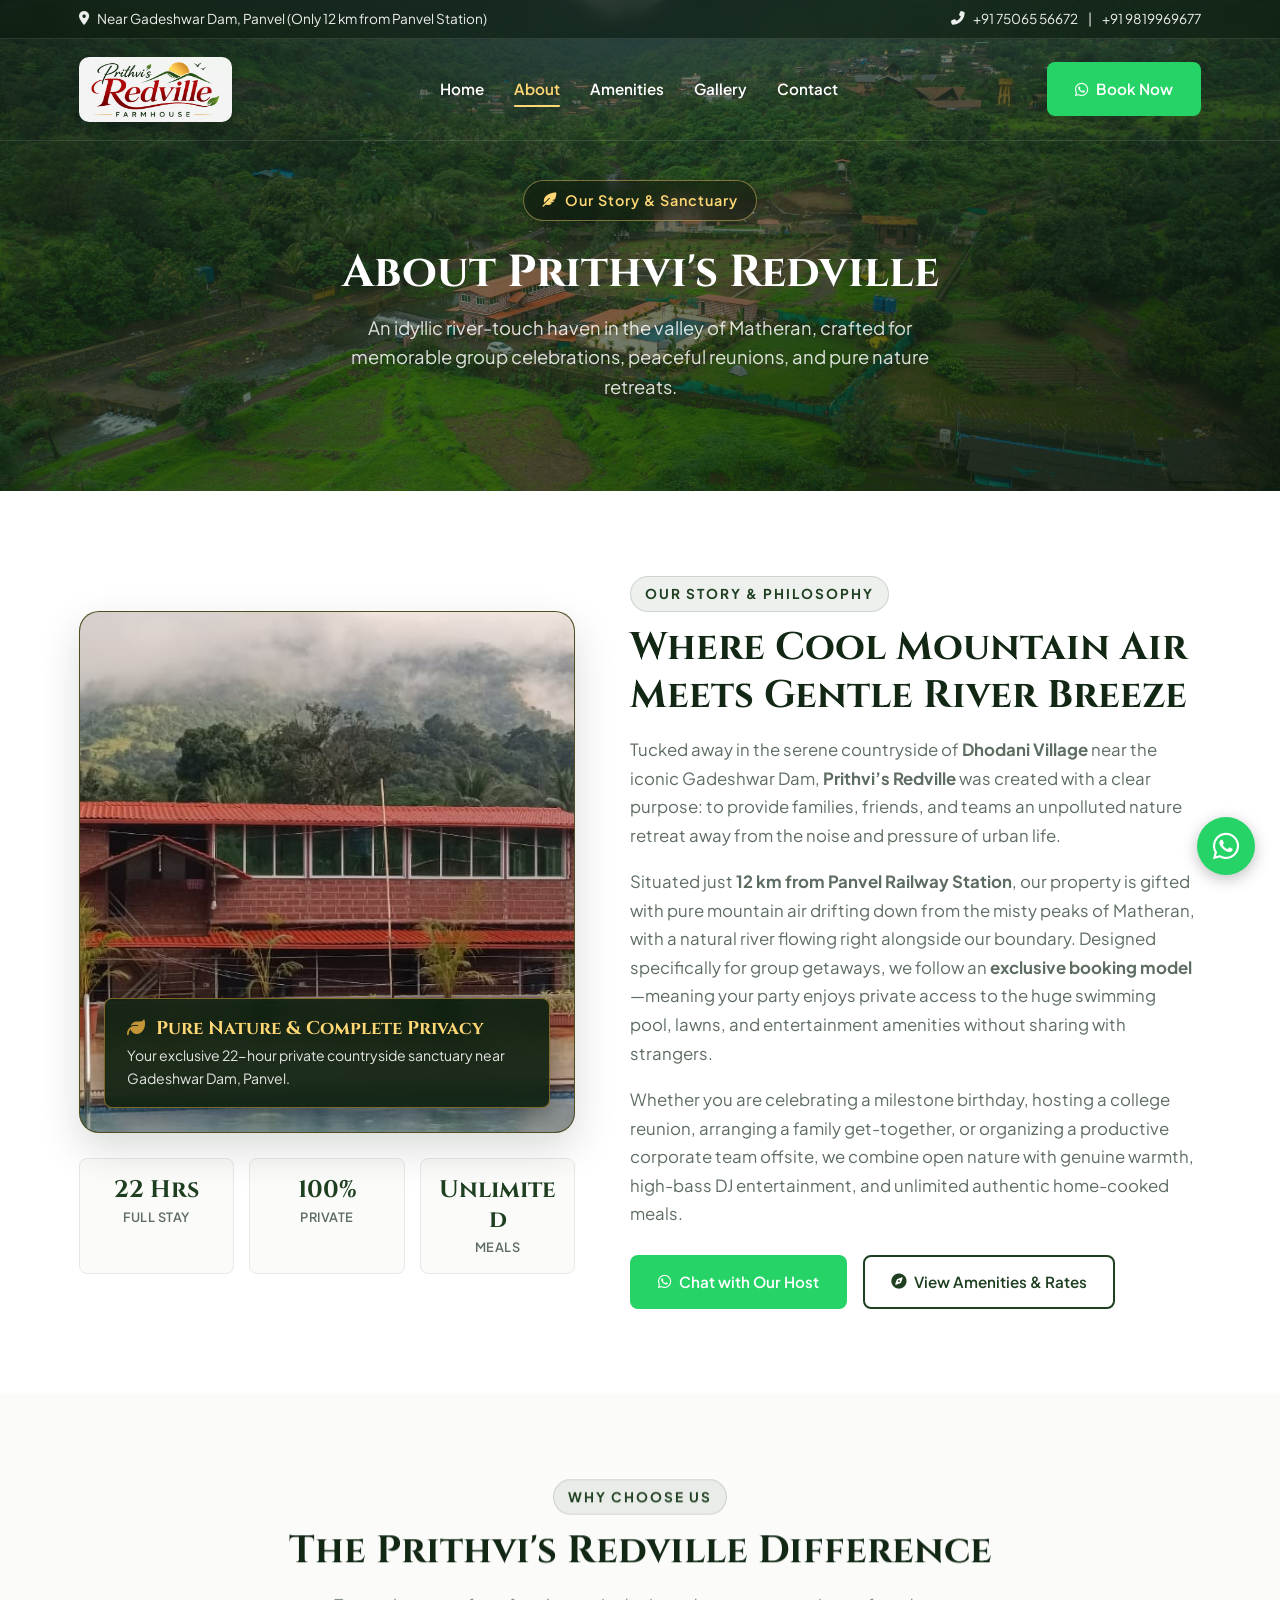
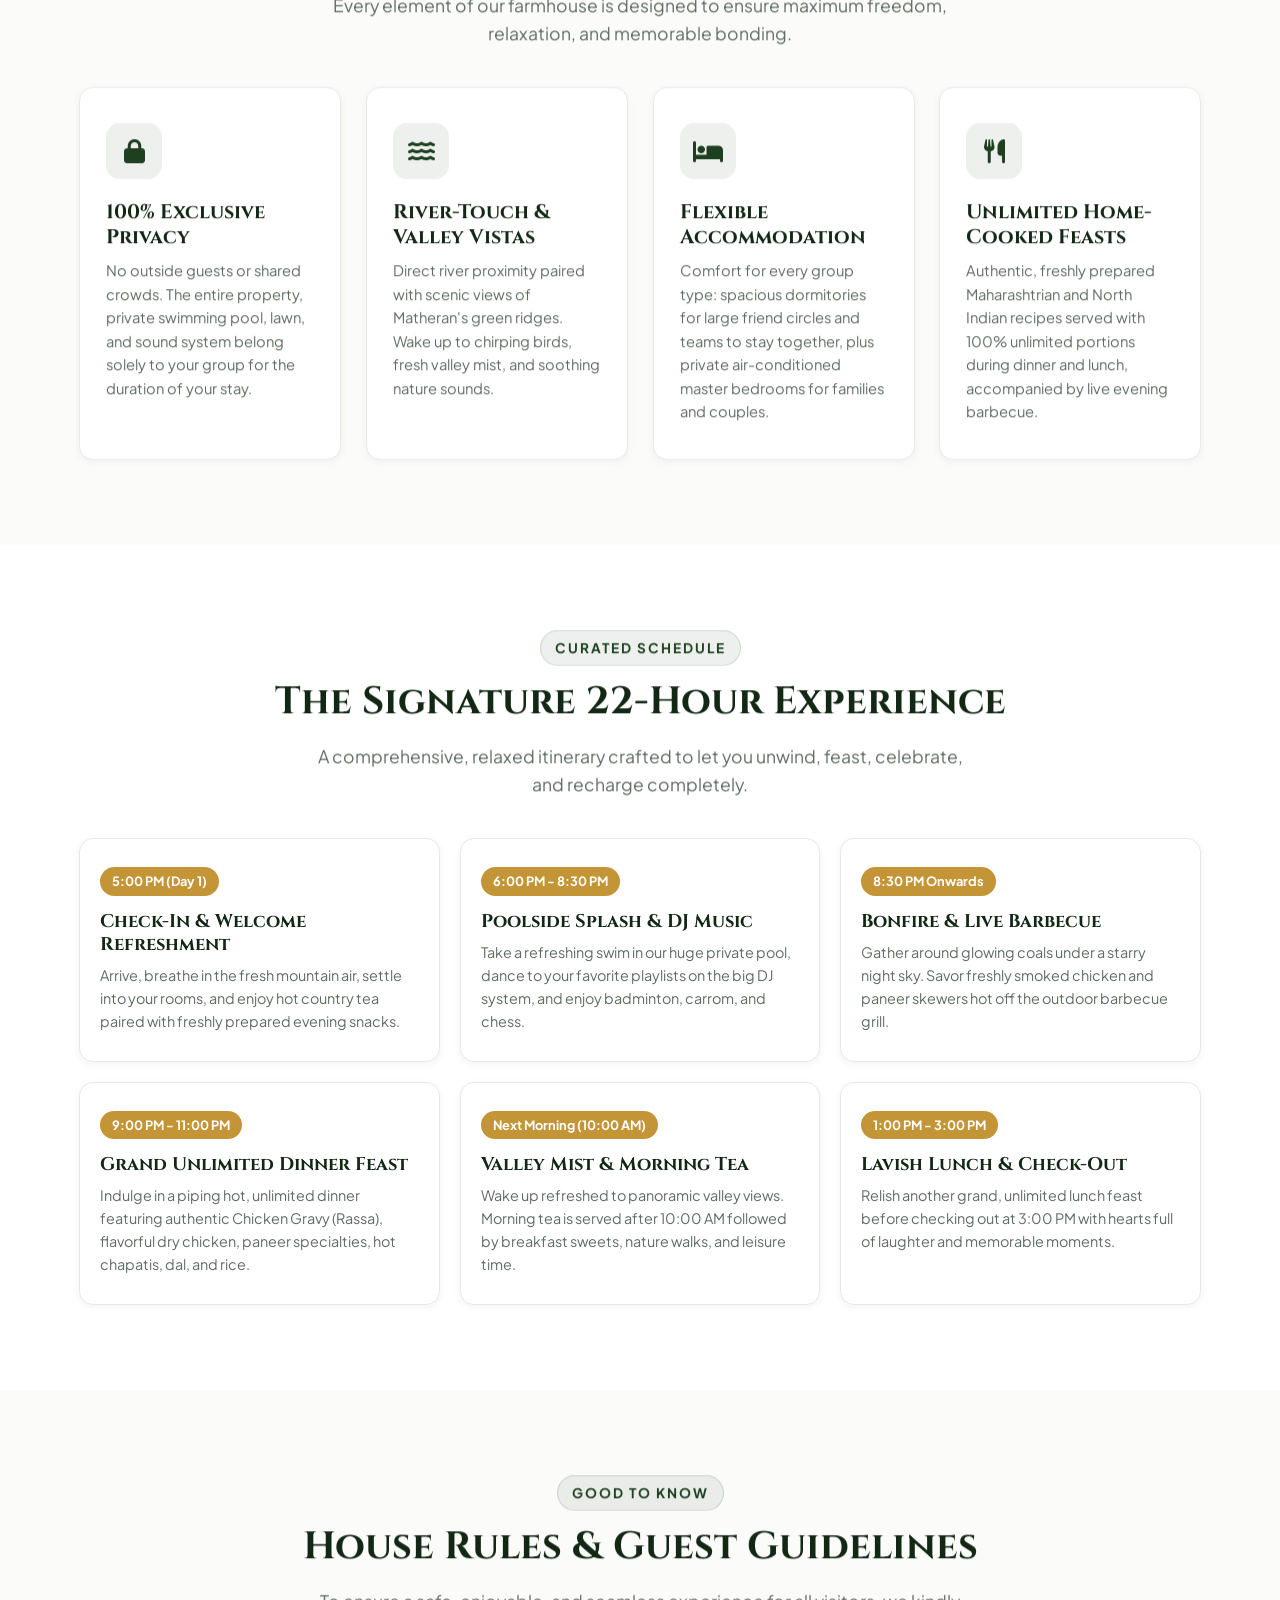
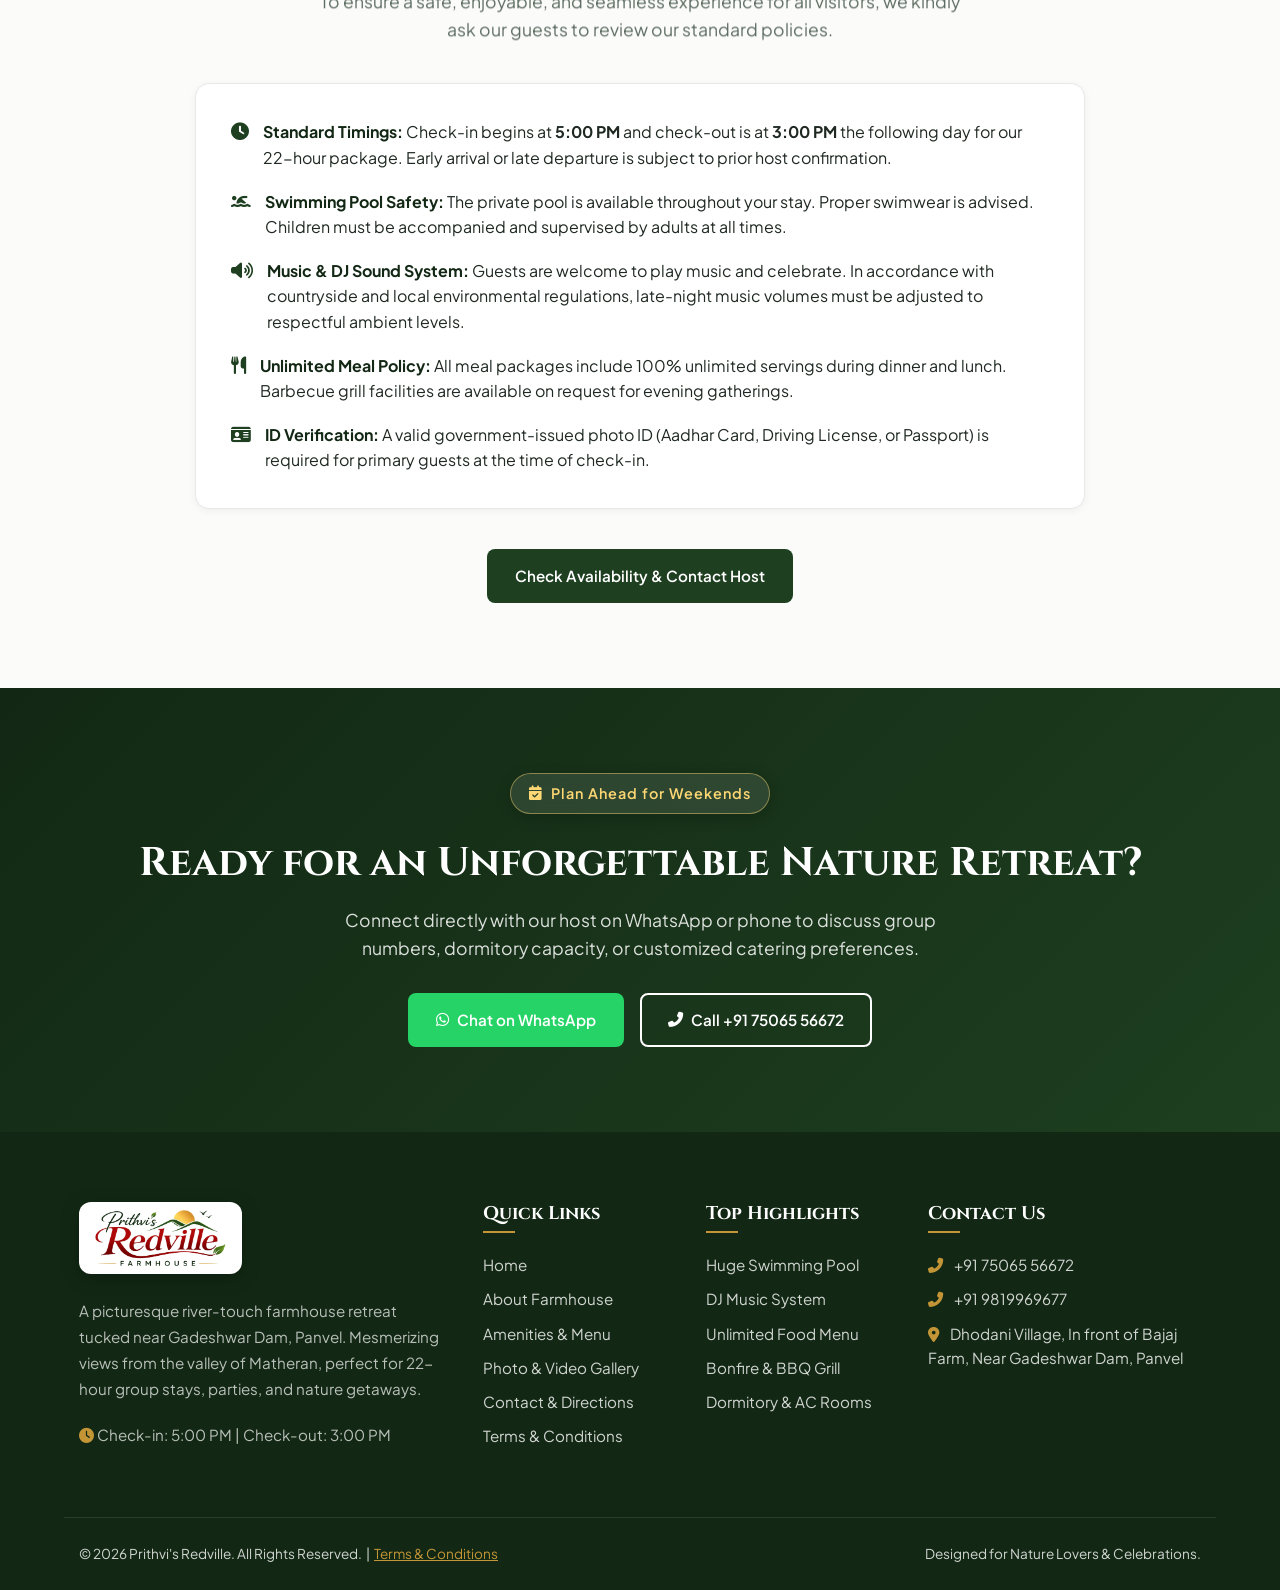
<file: about.html>
<!DOCTYPE html>
<html lang="en">
<head>
  <meta charset="UTF-8">
  <meta name="viewport" content="width=device-width, initial-scale=1.0">
  <title>About Prithvi's Redville | River-Touch Nature Retreat Panvel</title>
  <meta name="description" content="Discover Prithvi's Redville: an exclusive 22-hour private countryside sanctuary in Dodhani Village near Gadeshwar Dam, Panvel. River-touch lawns, pool, and Matheran valley vistas.">
  <meta name="keywords" content="about prithvi redville, dodhani village farmhouse, gadeshwar dam resorts, private agro farmhouse panvel, river touch villa mumbai, panvel countryside stay">
  <meta name="robots" content="index, follow, max-image-preview:large">
  <link rel="canonical" href="https://prithvisredvillefarmhouse.com/about.html">

  <!-- Geo Location Meta Tags -->
  <meta name="geo.region" content="IN-MH">
  <meta name="geo.placename" content="Panvel, Dodhani, Maharashtra">
  <meta name="geo.position" content="18.9894;73.1812">
  <meta name="ICBM" content="18.9894, 73.1812">

  <!-- Open Graph -->
  <meta property="og:type" content="website">
  <meta property="og:title" content="About Prithvi's Redville Farmhouse Panvel">
  <meta property="og:description" content="Learn about our 22-hour riverfront sanctuary tucked in the peaceful countryside of Dhodani near Gadeshwar Dam, Panvel.">
  <meta property="og:image" content="https://prithvisredvillefarmhouse.com/images/logo.png">
  <meta property="og:url" content="https://prithvisredvillefarmhouse.com/about.html">
  <meta property="og:site_name" content="Prithvi's Redville Farmhouse">

  <!-- Twitter Card -->
  <meta name="twitter:card" content="summary_large_image">
  <meta name="twitter:title" content="About Prithvi's Redville Farmhouse Panvel">
  <meta name="twitter:description" content="Private river-touch nature sanctuary near Gadeshwar Dam, Panvel with swimming pool and scenic valley views.">
  <meta name="twitter:image" content="https://prithvisredvillefarmhouse.com/images/logo.png">

  <!-- Schema.org JSON-LD Structured Data: AboutPage -->
  <script type="application/ld+json">
  {
    "@context": "https://schema.org",
    "@type": "AboutPage",
    "name": "About Prithvi's Redville Farmhouse",
    "url": "https://prithvisredvillefarmhouse.com/about.html",
    "mainEntity": {
      "@type": "LodgingBusiness",
      "name": "Prithvi's Redville and River Side Agro Farmhouse",
      "address": {
        "@type": "PostalAddress",
        "streetAddress": "Dhodani Village, In front of Bajaj Farm, Near Gadeshwar Dam",
        "addressLocality": "Panvel",
        "addressRegion": "Maharashtra",
        "postalCode": "410206",
        "addressCountry": "IN"
      },
      "telephone": "+91-7506556672"
    }
  }
  </script>
  
  <!-- Google Fonts & Font Awesome -->
  <link rel="preconnect" href="https://fonts.googleapis.com">
  <link rel="preconnect" href="https://fonts.gstatic.com" crossorigin>
  <link href="https://fonts.googleapis.com/css2?family=Cinzel:wght@500;600;700&family=Plus+Jakarta+Sans:wght@400;500;600;700&display=swap" rel="stylesheet">
  <link rel="stylesheet" href="https://cdnjs.cloudflare.com/ajax/libs/font-awesome/6.5.1/css/all.min.css">
  
  <link rel="stylesheet" href="style.css">
  <link rel="icon" type="image/png" href="images/favicon.png">
</head>
<body>

  <!-- Fixed Site Header (Transparent at Top, Solid White on Scroll) -->
  <header class="site-header" id="siteHeader">
    <div class="top-bar">
      <div class="container top-bar-content">
        <div class="top-bar-item">
          <i class="fas fa-map-marker-alt"></i>
          <span>Near Gadeshwar Dam, Panvel (Only 12 km from Panvel Station)</span>
        </div>
        <div class="top-bar-item">
          <i class="fas fa-phone-alt"></i>
          <a href="tel:7506556672">+91 75065 56672</a> &nbsp;|&nbsp; <a href="tel:9819969677">+91 9819969677</a>
        </div>
      </div>
    </div>

    <nav class="navbar" id="mainNavbar">
      <div class="container nav-container">
        <a href="index.html" class="brand-logo" aria-label="Prithvi's Redville Farmhouse Home">
          <img src="images/logo.png" alt="Prithvi's Redville Farmhouse" class="brand-logo-img">
        </a>

        <div class="nav-links" id="navLinks">
          <a href="index.html" class="nav-link">Home</a>
          <a href="about.html" class="nav-link active">About</a>
          <a href="amenities.html" class="nav-link">Amenities</a>
          <a href="gallery.html" class="nav-link">Gallery</a>
          <a href="contact.html" class="nav-link">Contact</a>
        </div>

        <div class="nav-cta">
          <a href="https://wa.me/917506556672?text=Hello%20Prithvi's%20Redville,%20I%20am%20interested%20in%20booking%20a%20getaway." target="_blank" class="btn btn-whatsapp">
            <i class="fab fa-whatsapp"></i> Book Now
          </a>
          <button class="menu-toggle" id="menuToggle" aria-label="Toggle menu">
            <i class="fas fa-bars"></i>
          </button>
        </div>
      </div>
    </nav>
  </header>

  <!-- Page Banner -->
  <div class="page-banner">
    <div class="container">
      <span class="hero-badge"><i class="fas fa-feather-alt"></i> Our Story & Sanctuary</span>
      <h1>About Prithvi's Redville</h1>
      <p>An idyllic river-touch haven in the valley of Matheran, crafted for memorable group celebrations, peaceful reunions, and pure nature retreats.</p>
    </div>
  </div>

  <!-- Main Story Section (Featuring about.jpeg) -->
  <section class="section bg-white">
    <div class="container">
      <div class="about-story-grid">
        
        <!-- Left: Image Wrapper with about.jpeg -->
        <div>
          <div class="about-image-wrapper">
            <img 
              src="images/about.jpeg" 
              alt="Prithvi's Redville Farmhouse Stay in Panvel" 
              class="about-main-img"
            >
            <div class="about-floating-badge">
              <h4><i class="fas fa-leaf" style="color: var(--accent); margin-right: 6px;"></i> Pure Nature & Complete Privacy</h4>
              <p>Your exclusive 22-hour private countryside sanctuary near Gadeshwar Dam, Panvel.</p>
            </div>
          </div>

          <div class="about-stats-strip">
            <div class="about-stat-box">
              <h3>22 Hrs</h3>
              <p>Full Stay</p>
            </div>
            <div class="about-stat-box">
              <h3>100%</h3>
              <p>Private</p>
            </div>
            <div class="about-stat-box">
              <h3>Unlimited</h3>
              <p>Meals</p>
            </div>
          </div>
        </div>

        <!-- Right: Story Content in Professional English -->
        <div>
          <span class="section-tag">Our Story & Philosophy</span>
          <h2 class="section-title">Where Cool Mountain Air Meets Gentle River Breeze</h2>
          
          <p style="color: var(--text-muted); font-size: 1.05rem; line-height: 1.7; margin-bottom: 18px;">
            Tucked away in the serene countryside of <strong>Dhodani Village</strong> near the iconic Gadeshwar Dam, <strong>Prithvi’s Redville</strong> was created with a clear purpose: to provide families, friends, and teams an unpolluted nature retreat away from the noise and pressure of urban life.
          </p>

          <p style="color: var(--text-muted); font-size: 1.05rem; line-height: 1.7; margin-bottom: 18px;">
            Situated just <strong>12 km from Panvel Railway Station</strong>, our property is gifted with pure mountain air drifting down from the misty peaks of Matheran, with a natural river flowing right alongside our boundary. Designed specifically for group getaways, we follow an <strong>exclusive booking model</strong>—meaning your party enjoys private access to the huge swimming pool, lawns, and entertainment amenities without sharing with strangers.
          </p>

          <p style="color: var(--text-muted); font-size: 1.05rem; line-height: 1.7; margin-bottom: 26px;">
            Whether you are celebrating a milestone birthday, hosting a college reunion, arranging a family get-together, or organizing a productive corporate team offsite, we combine open nature with genuine warmth, high-bass DJ entertainment, and unlimited authentic home-cooked meals.
          </p>

          <div style="display: flex; gap: 16px; flex-wrap: wrap;">
            <a href="https://wa.me/917506556672?text=Hi%20Prithvi's%20Redville,%20I%20would%20like%20to%20know%20more%20about%20your%20farmhouse." target="_blank" class="btn btn-whatsapp">
              <i class="fab fa-whatsapp"></i> Chat with Our Host
            </a>
            <a href="amenities.html" class="btn btn-outline-dark">
              <i class="fas fa-compass"></i> View Amenities & Rates
            </a>
          </div>
        </div>

      </div>
    </div>
  </section>

  <!-- Core Pillars of Excellence -->
  <section class="section bg-soft">
    <div class="container">
      <div class="text-center">
        <span class="section-tag">Why Choose Us</span>
        <h2 class="section-title">The Prithvi's Redville Difference</h2>
        <p class="section-subtitle">Every element of our farmhouse is designed to ensure maximum freedom, relaxation, and memorable bonding.</p>
      </div>

      <div class="pillars-grid">
        <div class="pillar-card">
          <div class="pillar-icon"><i class="fas fa-lock"></i></div>
          <h3>100% Exclusive Privacy</h3>
          <p>No outside guests or shared crowds. The entire property, private swimming pool, lawn, and sound system belong solely to your group for the duration of your stay.</p>
        </div>

        <div class="pillar-card">
          <div class="pillar-icon"><i class="fas fa-water"></i></div>
          <h3>River-Touch & Valley Vistas</h3>
          <p>Direct river proximity paired with scenic views of Matheran's green ridges. Wake up to chirping birds, fresh valley mist, and soothing nature sounds.</p>
        </div>

        <div class="pillar-card">
          <div class="pillar-icon"><i class="fas fa-bed"></i></div>
          <h3>Flexible Accommodation</h3>
          <p>Comfort for every group type: spacious dormitories for large friend circles and teams to stay together, plus private air-conditioned master bedrooms for families and couples.</p>
        </div>

        <div class="pillar-card">
          <div class="pillar-icon"><i class="fas fa-utensils"></i></div>
          <h3>Unlimited Home-Cooked Feasts</h3>
          <p>Authentic, freshly prepared Maharashtrian and North Indian recipes served with 100% unlimited portions during dinner and lunch, accompanied by live evening barbecue.</p>
        </div>
      </div>
    </div>
  </section>

  <!-- Complete 22-Hour Signature Itinerary Timeline -->
  <section class="section bg-white">
    <div class="container">
      <div class="text-center">
        <span class="section-tag">Curated Schedule</span>
        <h2 class="section-title">The Signature 22-Hour Experience</h2>
        <p class="section-subtitle">A comprehensive, relaxed itinerary crafted to let you unwind, feast, celebrate, and recharge completely.</p>
      </div>

      <div class="timeline-grid" style="grid-template-columns: repeat(auto-fit, minmax(280px, 1fr));">
        <div class="timeline-card">
          <span class="timeline-time">5:00 PM (Day 1)</span>
          <h4>Check-In & Welcome Refreshment</h4>
          <p>Arrive, breathe in the fresh mountain air, settle into your rooms, and enjoy hot country tea paired with freshly prepared evening snacks.</p>
        </div>

        <div class="timeline-card">
          <span class="timeline-time">6:00 PM - 8:30 PM</span>
          <h4>Poolside Splash & DJ Music</h4>
          <p>Take a refreshing swim in our huge private pool, dance to your favorite playlists on the big DJ system, and enjoy badminton, carrom, and chess.</p>
        </div>

        <div class="timeline-card">
          <span class="timeline-time">8:30 PM Onwards</span>
          <h4>Bonfire & Live Barbecue</h4>
          <p>Gather around glowing coals under a starry night sky. Savor freshly smoked chicken and paneer skewers hot off the outdoor barbecue grill.</p>
        </div>

        <div class="timeline-card">
          <span class="timeline-time">9:00 PM - 11:00 PM</span>
          <h4>Grand Unlimited Dinner Feast</h4>
          <p>Indulge in a piping hot, unlimited dinner featuring authentic Chicken Gravy (Rassa), flavorful dry chicken, paneer specialties, hot chapatis, dal, and rice.</p>
        </div>

        <div class="timeline-card">
          <span class="timeline-time">Next Morning (10:00 AM)</span>
          <h4>Valley Mist & Morning Tea</h4>
          <p>Wake up refreshed to panoramic valley views. Morning tea is served after 10:00 AM followed by breakfast sweets, nature walks, and leisure time.</p>
        </div>

        <div class="timeline-card">
          <span class="timeline-time">1:00 PM - 3:00 PM</span>
          <h4>Lavish Lunch & Check-Out</h4>
          <p>Relish another grand, unlimited lunch feast before checking out at 3:00 PM with hearts full of laughter and memorable moments.</p>
        </div>
      </div>
    </div>
  </section>

  <!-- House Rules & Guidelines -->
  <section class="section bg-soft">
    <div class="container" style="max-width: 920px;">
      <div class="text-center">
        <span class="section-tag">Good To Know</span>
        <h2 class="section-title">House Rules & Guest Guidelines</h2>
        <p class="section-subtitle">To ensure a safe, enjoyable, and seamless experience for all visitors, we kindly ask our guests to review our standard policies.</p>
      </div>

      <div style="background: #ffffff; border-radius: var(--radius-md); padding: 35px; border: 1px solid var(--border-color); box-shadow: var(--shadow-sm);">
        <ul style="display: flex; flex-direction: column; gap: 18px;">
          <li style="display: flex; gap: 14px; align-items: flex-start;">
            <i class="fas fa-clock" style="color: var(--primary); font-size: 1.1rem; margin-top: 4px;"></i>
            <div>
              <strong style="color: var(--primary-dark);">Standard Timings:</strong> 
              Check-in begins at <strong>5:00 PM</strong> and check-out is at <strong>3:00 PM</strong> the following day for our 22-hour package. Early arrival or late departure is subject to prior host confirmation.
            </div>
          </li>
          <li style="display: flex; gap: 14px; align-items: flex-start;">
            <i class="fas fa-swimmer" style="color: var(--primary); font-size: 1.1rem; margin-top: 4px;"></i>
            <div>
              <strong style="color: var(--primary-dark);">Swimming Pool Safety:</strong> 
              The private pool is available throughout your stay. Proper swimwear is advised. Children must be accompanied and supervised by adults at all times.
            </div>
          </li>
          <li style="display: flex; gap: 14px; align-items: flex-start;">
            <i class="fas fa-volume-up" style="color: var(--primary); font-size: 1.1rem; margin-top: 4px;"></i>
            <div>
              <strong style="color: var(--primary-dark);">Music & DJ Sound System:</strong> 
              Guests are welcome to play music and celebrate. In accordance with countryside and local environmental regulations, late-night music volumes must be adjusted to respectful ambient levels.
            </div>
          </li>
          <li style="display: flex; gap: 14px; align-items: flex-start;">
            <i class="fas fa-utensils" style="color: var(--primary); font-size: 1.1rem; margin-top: 4px;"></i>
            <div>
              <strong style="color: var(--primary-dark);">Unlimited Meal Policy:</strong> 
              All meal packages include 100% unlimited servings during dinner and lunch. Barbecue grill facilities are available on request for evening gatherings.
            </div>
          </li>
          <li style="display: flex; gap: 14px; align-items: flex-start;">
            <i class="fas fa-id-card" style="color: var(--primary); font-size: 1.1rem; margin-top: 4px;"></i>
            <div>
              <strong style="color: var(--primary-dark);">ID Verification:</strong> 
              A valid government-issued photo ID (Aadhar Card, Driving License, or Passport) is required for primary guests at the time of check-in.
            </div>
          </li>
        </ul>
      </div>

      <div class="text-center" style="margin-top: 40px;">
        <a href="contact.html" class="btn btn-primary">Check Availability & Contact Host</a>
      </div>
    </div>
  </section>

  <!-- CTA Callout Banner -->
  <section class="section" style="background: linear-gradient(135deg, #122814 0%, #1e3f20 100%); color: #fff;">
    <div class="container text-center">
      <span class="hero-badge" style="background: rgba(255,255,255,0.1);"><i class="fas fa-calendar-check"></i> Plan Ahead for Weekends</span>
      <h2 style="color: #fff; font-size: 2.5rem; margin-bottom: 18px;">Ready for an Unforgettable Nature Retreat?</h2>
      <p style="color: rgba(255,255,255,0.85); max-width: 620px; margin: 0 auto 30px; font-size: 1.1rem;">
        Connect directly with our host on WhatsApp or phone to discuss group numbers, dormitory capacity, or customized catering preferences.
      </p>
      <div style="display: flex; gap: 16px; justify-content: center; flex-wrap: wrap;">
        <a href="https://wa.me/917506556672?text=Hi%20Prithvi's%20Redville,%20I%20would%20like%20to%20enquire%20about%20booking%20dates." target="_blank" class="btn btn-whatsapp">
          <i class="fab fa-whatsapp"></i> Chat on WhatsApp
        </a>
        <a href="tel:7506556672" class="btn btn-outline">
          <i class="fas fa-phone-alt"></i> Call +91 75065 56672
        </a>
      </div>
    </div>
  </section>

  <!-- Footer -->
  <footer class="footer">
    <div class="container footer-grid">
      <div class="footer-brand">
        <a href="index.html" class="footer-logo-link" aria-label="Prithvi's Redville Farmhouse Home">
          <img src="images/logo.png" alt="Prithvi's Redville Farmhouse" class="footer-logo-img">
        </a>
        <p>A picturesque river-touch farmhouse retreat tucked near Gadeshwar Dam, Panvel. Mesmerizing views from the valley of Matheran, perfect for 22-hour group stays, parties, and nature getaways.</p>
        <p><i class="fas fa-clock" style="color: var(--accent);"></i> Check-in: 5:00 PM | Check-out: 3:00 PM</p>
      </div>

      <div>
        <h4 class="footer-title">Quick Links</h4>
        <ul class="footer-links">
          <li><a href="index.html">Home</a></li>
          <li><a href="about.html">About Farmhouse</a></li>
          <li><a href="amenities.html">Amenities & Menu</a></li>
          <li><a href="gallery.html">Photo & Video Gallery</a></li>
          <li><a href="contact.html">Contact & Directions</a></li>
          <li><a href="terms.html">Terms & Conditions</a></li>
        </ul>
      </div>

      <div>
        <h4 class="footer-title">Top Highlights</h4>
        <ul class="footer-links">
          <li><a href="amenities.html">Huge Swimming Pool</a></li>
          <li><a href="amenities.html">DJ Music System</a></li>
          <li><a href="amenities.html">Unlimited Food Menu</a></li>
          <li><a href="amenities.html">Bonfire & BBQ Grill</a></li>
          <li><a href="amenities.html">Dormitory & AC Rooms</a></li>
        </ul>
      </div>

      <div>
        <h4 class="footer-title">Contact Us</h4>
        <ul class="footer-links">
          <li><i class="fas fa-phone-alt" style="color: var(--accent); margin-right: 8px;"></i> <a href="tel:7506556672">+91 75065 56672</a></li>
          <li><i class="fas fa-phone-alt" style="color: var(--accent); margin-right: 8px;"></i> <a href="tel:9819969677">+91 9819969677</a></li>
          <li><i class="fas fa-map-marker-alt" style="color: var(--accent); margin-right: 8px;"></i> Dhodani Village, In front of Bajaj Farm, Near Gadeshwar Dam, Panvel</li>
        </ul>
      </div>
    </div>

    <div class="container footer-bottom">
      <p>&copy; 2026 Prithvi's Redville. All Rights Reserved. &nbsp;|&nbsp; <a href="terms.html" style="color: var(--accent); text-decoration: underline;">Terms & Conditions</a></p>
      <p>Designed for Nature Lovers & Celebrations.</p>
    </div>
  </footer>

  <!-- Floating WhatsApp Icon -->
  <a href="https://wa.me/917506556672?text=Hello%20Prithvi's%20Redville,%20I%20want%20to%20inquire%20about%20booking." target="_blank" class="floating-whatsapp" aria-label="Chat on WhatsApp">
    <i class="fab fa-whatsapp"></i>
  </a>

  <script src="script.js"></script>
</body>
</html>
</file>
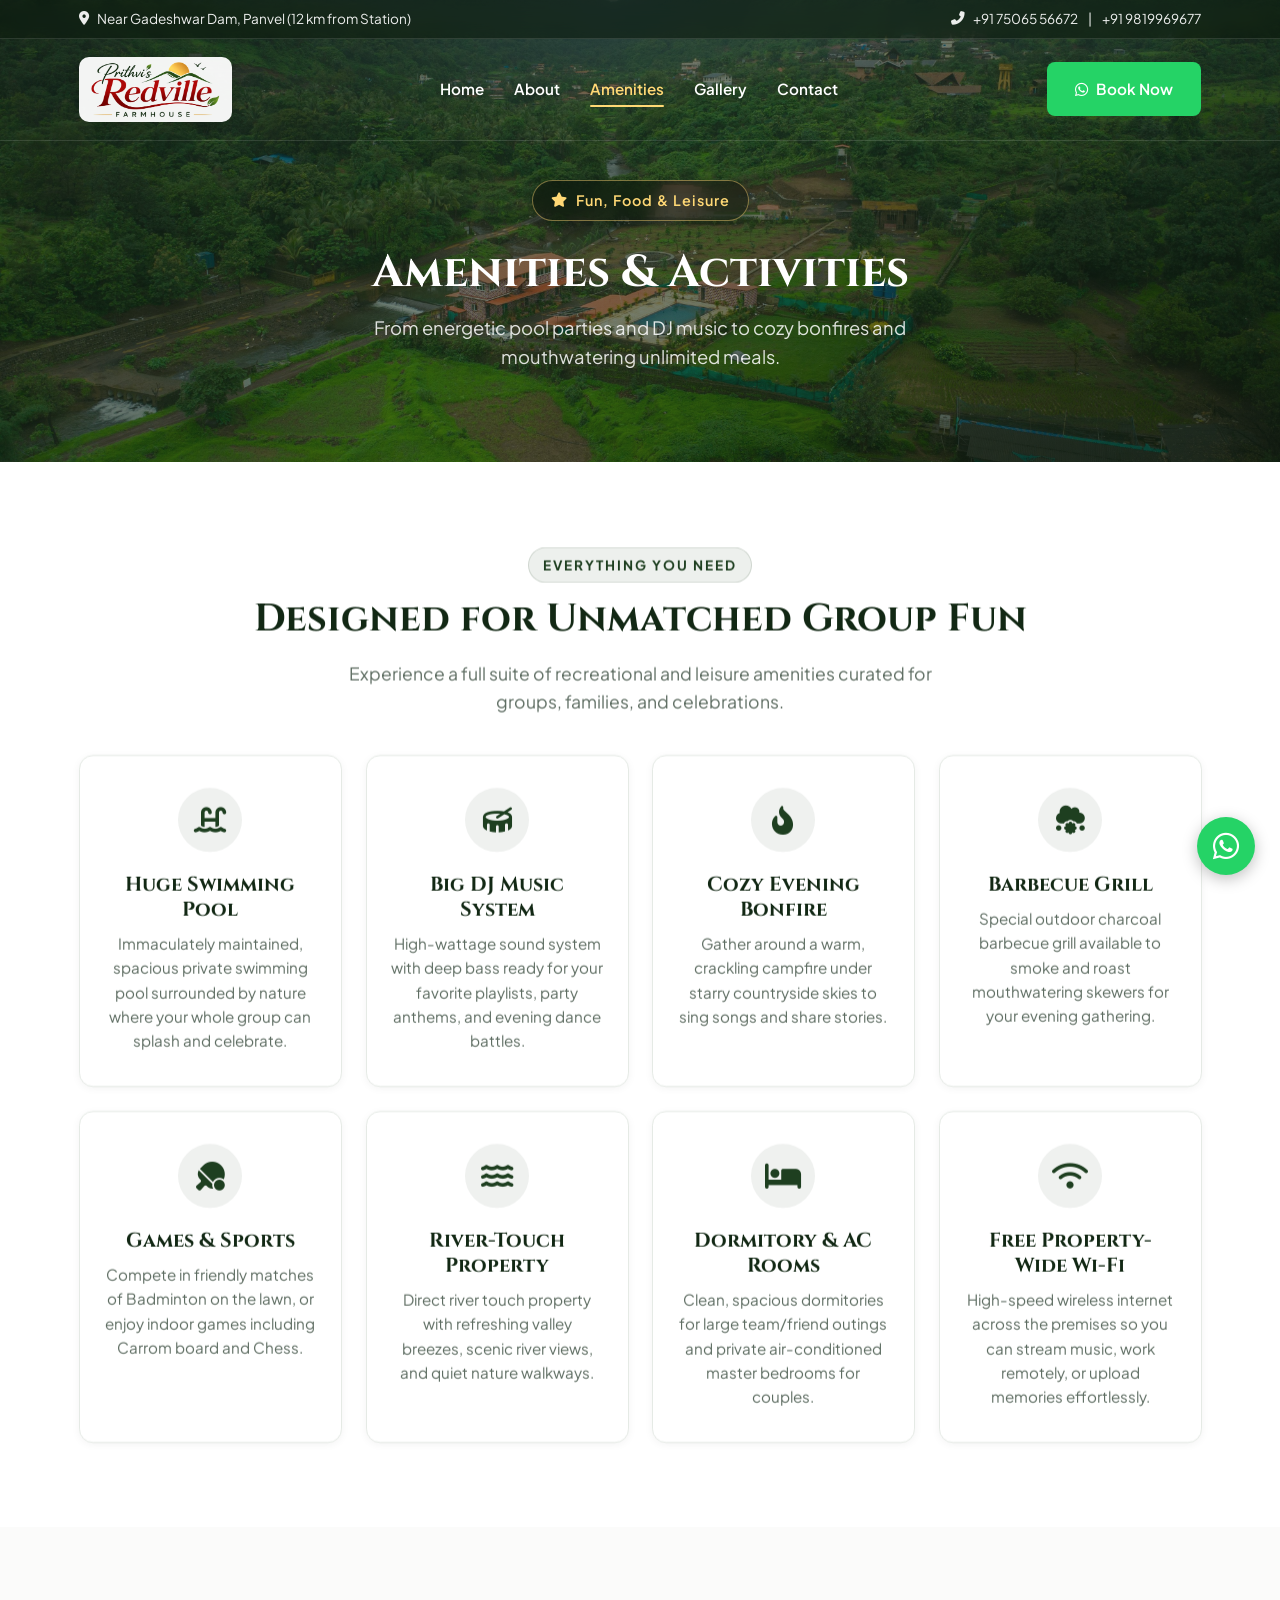
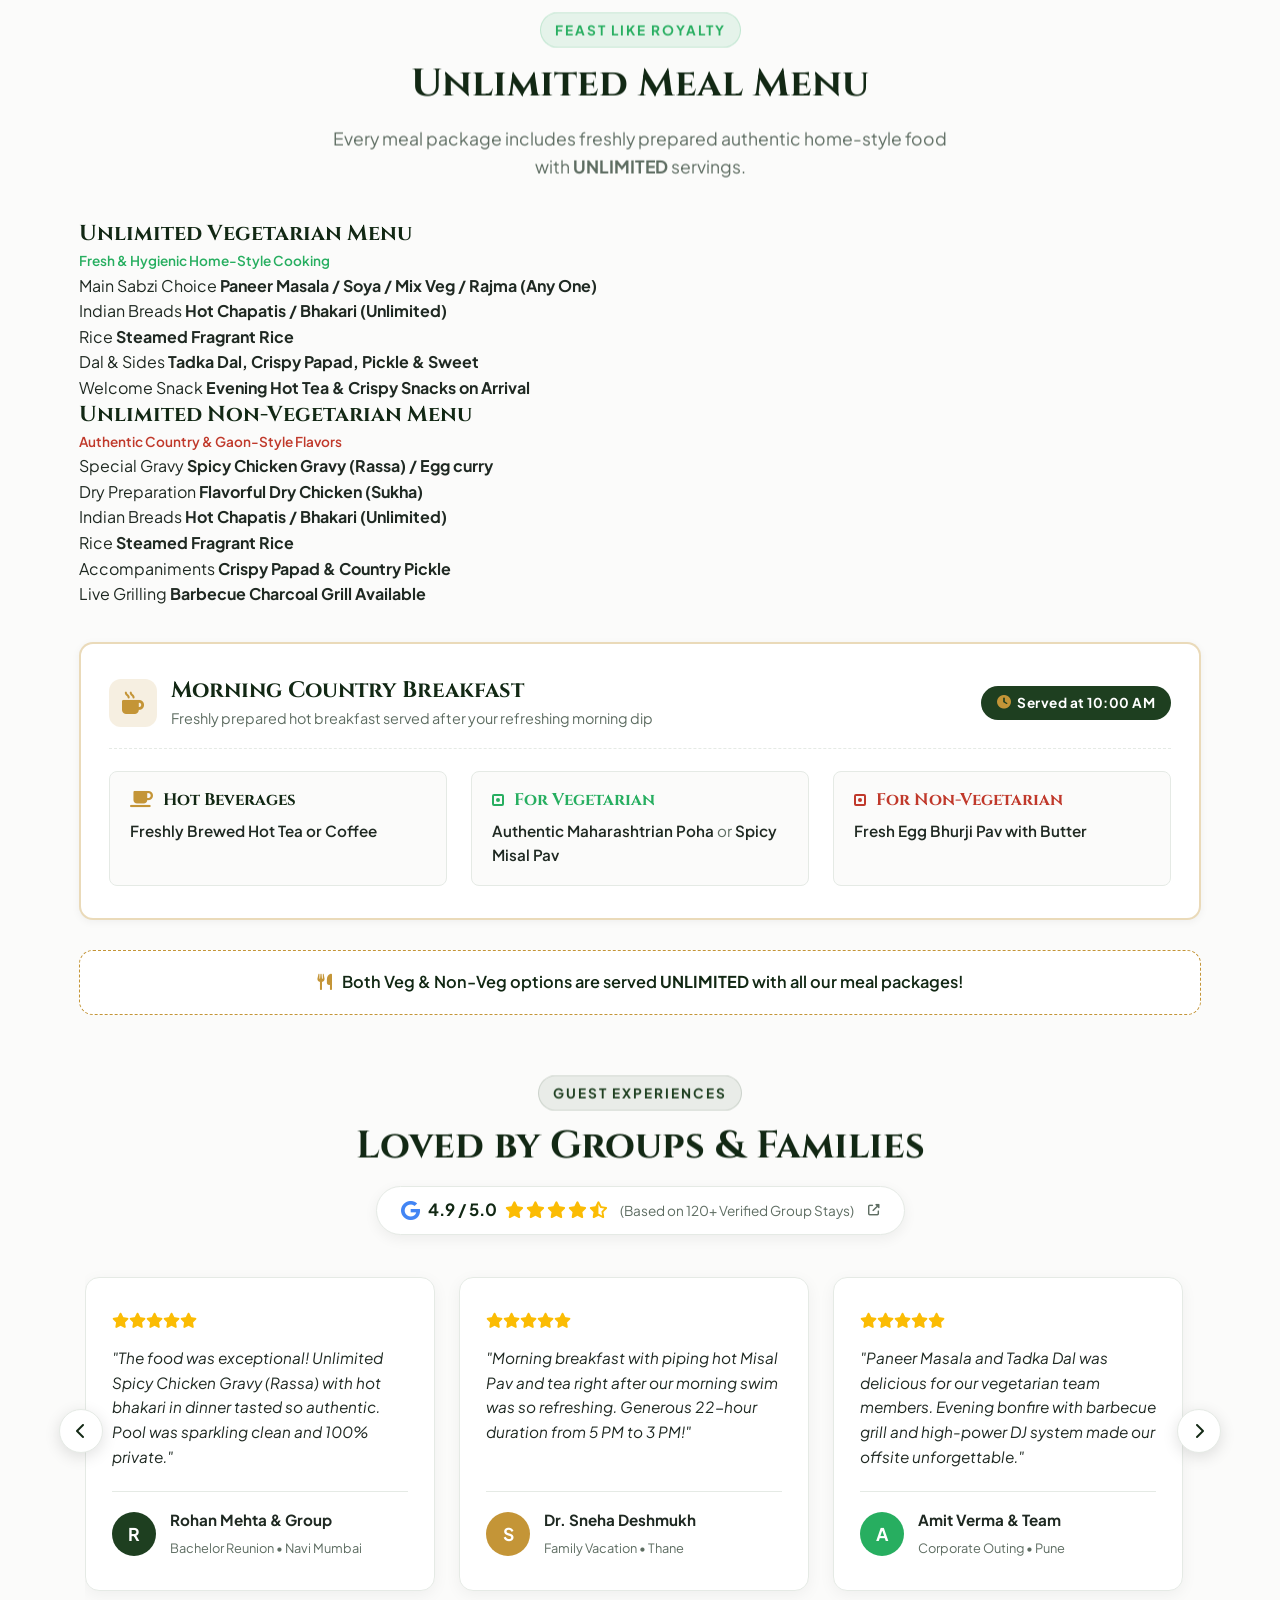
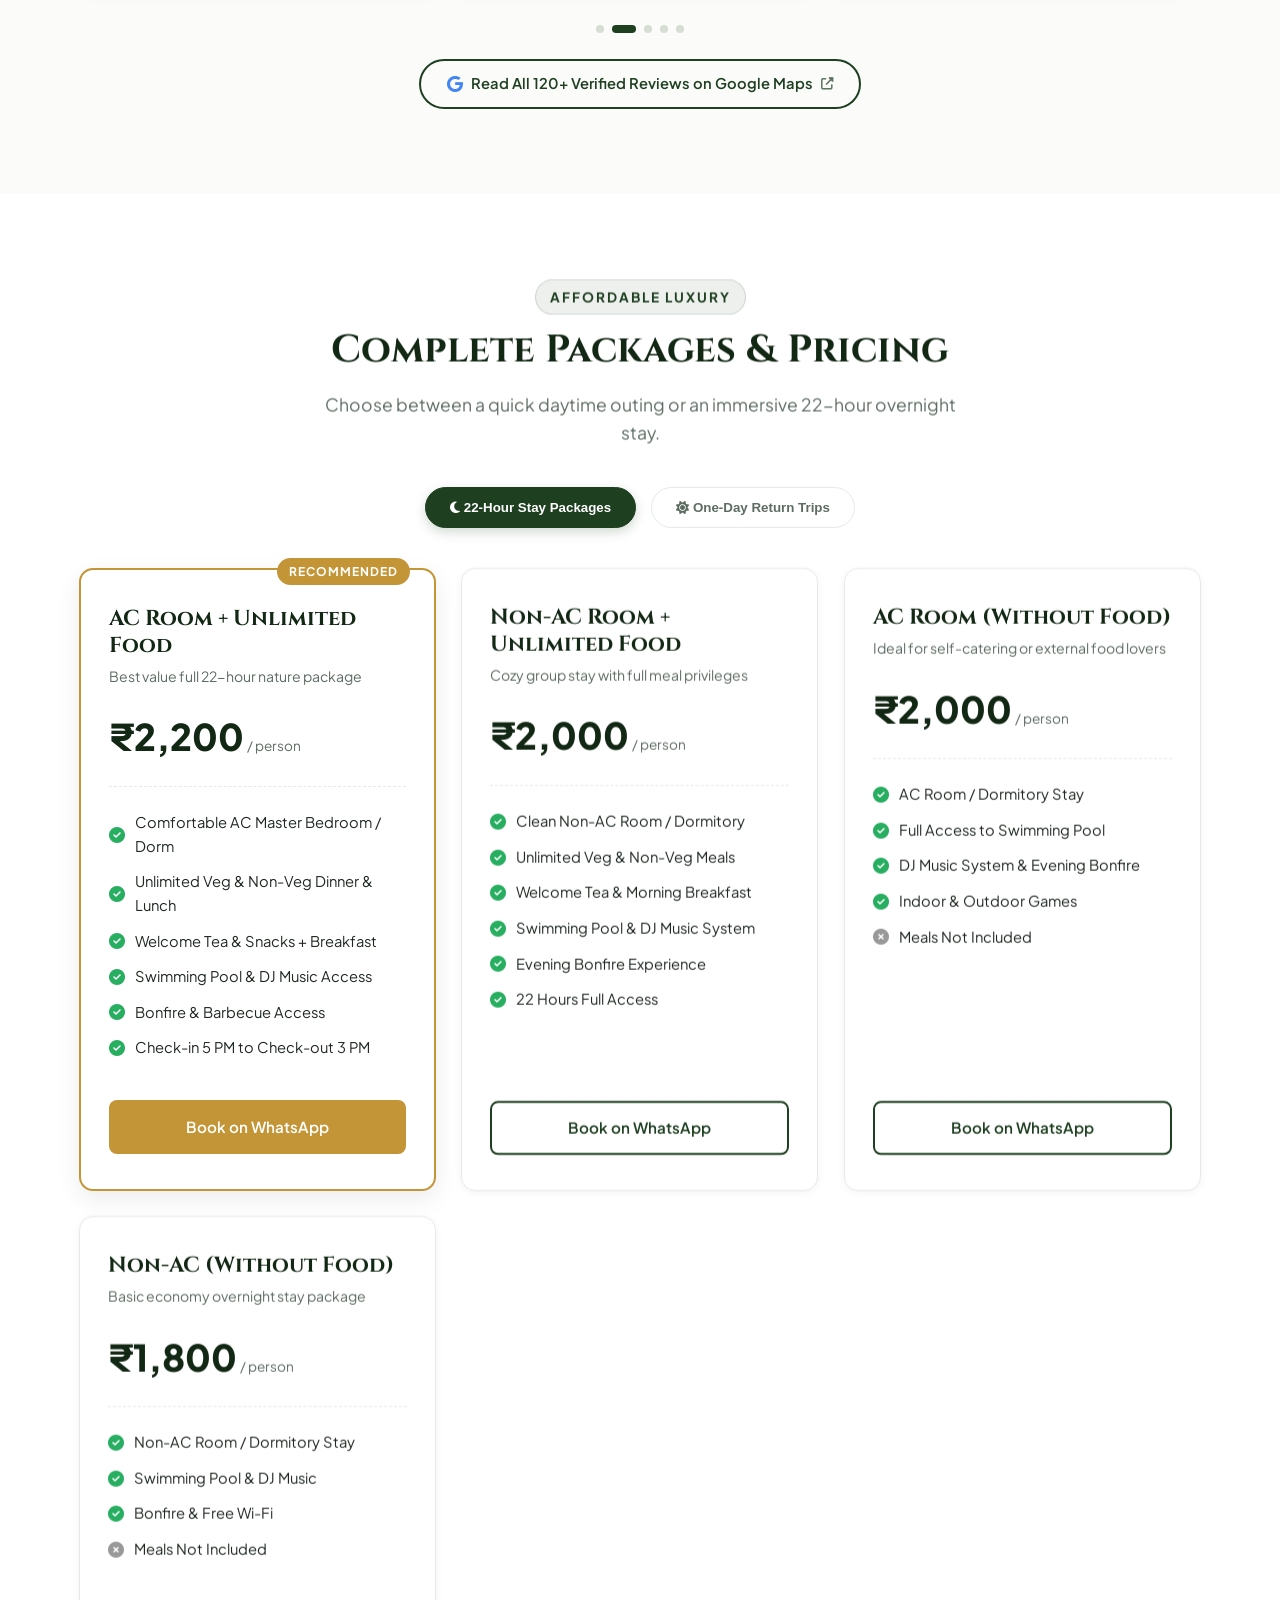
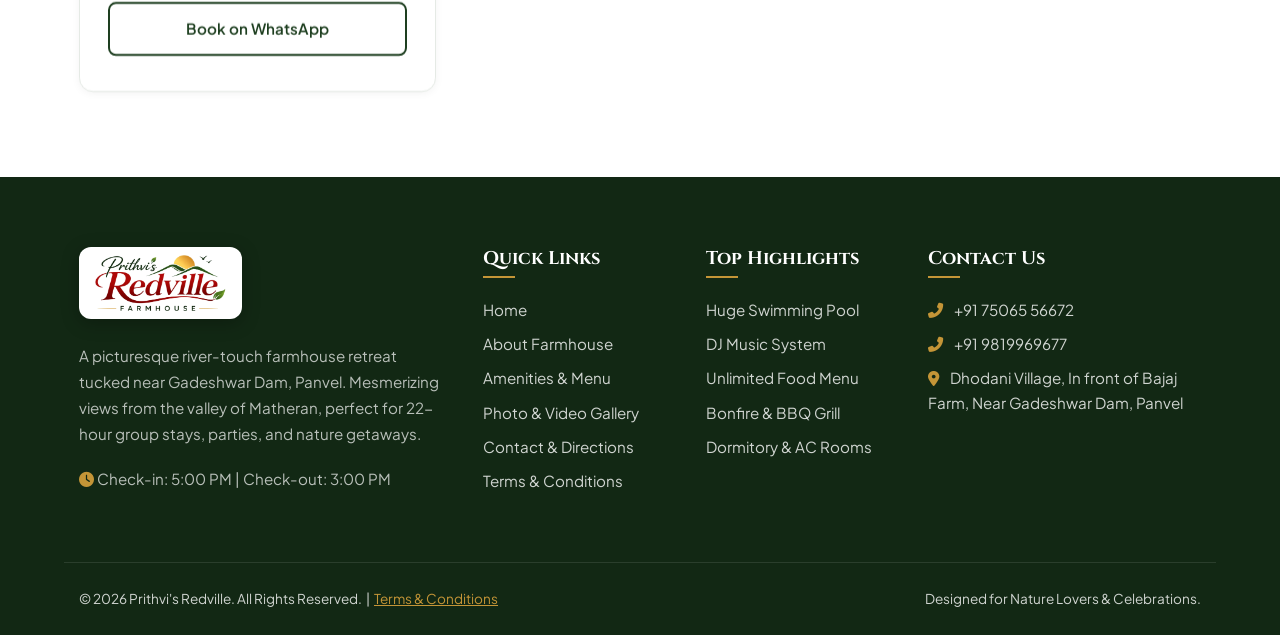
<file: amenities.html>
<!DOCTYPE html>
<html lang="en">
<head>
  <meta charset="UTF-8">
  <meta name="viewport" content="width=device-width, initial-scale=1.0">
  <title>Amenities & Unlimited Food Menu | Prithvi's Redville Farmhouse Panvel</title>
  <meta name="description" content="Explore amenities & packages at Prithvi's Redville: Huge swimming pool, big DJ music, bonfire, barbecue, and 100% unlimited veg & chicken meals starting from ₹1,200/person.">
  <meta name="keywords" content="farmhouse packages panvel, farmhouse with food panvel, unlimited chicken rassa farmhouse mumbai, farmhouse with swimming pool panvel rates, overnight picnic packages panvel, farmhouse breakfast misal pav, pool villa panvel">
  <meta name="robots" content="index, follow, max-image-preview:large">
  <link rel="canonical" href="https://prithvisredvillefarmhouse.com/amenities.html">

  <!-- Geo Location Meta Tags -->
  <meta name="geo.region" content="IN-MH">
  <meta name="geo.placename" content="Panvel, Dodhani, Maharashtra">
  <meta name="geo.position" content="18.9894;73.1812">
  <meta name="ICBM" content="18.9894, 73.1812">

  <!-- Open Graph -->
  <meta property="og:type" content="website">
  <meta property="og:title" content="Amenities & Unlimited Food Packages | Prithvi's Redville Panvel">
  <meta property="og:description" content="Private pool, DJ sound system, bonfire, and unlimited home-style feast (Chicken Gravy, Paneer, Bhakari) at Prithvi's Redville Farmhouse, Dodhani, Panvel.">
  <meta property="og:image" content="https://prithvisredvillefarmhouse.com/images/logo.png">
  <meta property="og:url" content="https://prithvisredvillefarmhouse.com/amenities.html">
  <meta property="og:site_name" content="Prithvi's Redville Farmhouse">

  <!-- Twitter Card -->
  <meta name="twitter:card" content="summary_large_image">
  <meta name="twitter:title" content="Amenities & Food Menu | Prithvi's Redville Farmhouse">
  <meta name="twitter:description" content="Huge pool, DJ music, river-touch views, and unlimited veg/non-veg food packages in Panvel.">
  <meta name="twitter:image" content="https://prithvisredvillefarmhouse.com/images/logo.png">

  <!-- Schema.org JSON-LD Structured Data: LodgingBusiness & Service -->
  <script type="application/ld+json">
  {
    "@context": "https://schema.org",
    "@type": "LodgingBusiness",
    "name": "Prithvi's Redville Farmhouse Amenities & Dining",
    "url": "https://prithvisredvillefarmhouse.com/amenities.html",
    "priceRange": "₹1200 - ₹2200 per person",
    "telephone": "+91-7506556672",
    "image": "https://prithvisredvillefarmhouse.com/images/logo.png",
    "address": {
      "@type": "PostalAddress",
      "streetAddress": "Dhodani Village, In front of Bajaj Farm, Near Gadeshwar Dam",
      "addressLocality": "Panvel",
      "addressRegion": "Maharashtra",
      "postalCode": "410206",
      "addressCountry": "IN"
    },
    "makesOffer": [
      {
        "@type": "Offer",
        "name": "22-Hour AC Room Stay with Unlimited Food",
        "price": "2200",
        "priceCurrency": "INR",
        "description": "5 PM to 3 PM overnight stay in AC rooms with unlimited vegetarian & non-vegetarian dinner, breakfast, and lunch."
      },
      {
        "@type": "Offer",
        "name": "22-Hour Non-AC Room Stay with Unlimited Food",
        "price": "2000",
        "priceCurrency": "INR",
        "description": "5 PM to 3 PM overnight stay in Non-AC rooms with unlimited meals and full pool & DJ access."
      },
      {
        "@type": "Offer",
        "name": "One-Day Return Trip with Food (Non-AC)",
        "price": "1200",
        "priceCurrency": "INR",
        "description": "Day picnic package with access to swimming pool, outdoor sports, music system, and 1 meal + 1 snack."
      }
    ]
  }
  </script>
  
  <!-- Google Fonts & Font Awesome -->
  <link rel="preconnect" href="https://fonts.googleapis.com">
  <link rel="preconnect" href="https://fonts.gstatic.com" crossorigin>
  <link href="https://fonts.googleapis.com/css2?family=Cinzel:wght@500;600;700&family=Plus+Jakarta+Sans:wght@400;500;600;700&display=swap" rel="stylesheet">
  <link rel="stylesheet" href="https://cdnjs.cloudflare.com/ajax/libs/font-awesome/6.5.1/css/all.min.css">
  
  <link rel="stylesheet" href="style.css">
  <link rel="icon" type="image/png" href="images/favicon.png">
</head>
<body>

  <!-- Fixed Site Header -->
  <header class="site-header" id="siteHeader">
    <div class="top-bar">
      <div class="container top-bar-content">
        <div class="top-bar-item">
          <i class="fas fa-map-marker-alt"></i>
          <span>Near Gadeshwar Dam, Panvel (12 km from Station)</span>
        </div>
        <div class="top-bar-item">
          <i class="fas fa-phone-alt"></i>
          <a href="tel:7506556672">+91 75065 56672</a> &nbsp;|&nbsp; <a href="tel:9819969677">+91 9819969677</a>
        </div>
      </div>
    </div>

    <nav class="navbar" id="mainNavbar">
      <div class="container nav-container">
        <a href="index.html" class="brand-logo" aria-label="Prithvi's Redville Farmhouse Home">
          <img src="images/logo.png" alt="Prithvi's Redville Farmhouse" class="brand-logo-img">
        </a>

        <div class="nav-links" id="navLinks">
          <a href="index.html" class="nav-link">Home</a>
          <a href="about.html" class="nav-link">About</a>
          <a href="amenities.html" class="nav-link active">Amenities</a>
          <a href="gallery.html" class="nav-link">Gallery</a>
          <a href="contact.html" class="nav-link">Contact</a>
        </div>

        <div class="nav-cta">
          <a href="https://wa.me/917506556672?text=Hello%20Prithvi's%20Redville,%20I%20am%20interested%20in%20booking%20a%20getaway." target="_blank" class="btn btn-whatsapp">
            <i class="fab fa-whatsapp"></i> Book Now
          </a>
          <button class="menu-toggle" id="menuToggle" aria-label="Toggle menu">
            <i class="fas fa-bars"></i>
          </button>
        </div>
      </div>
    </nav>
  </header>

  <!-- Page Banner -->
  <div class="page-banner">
    <div class="container">
      <span class="hero-badge"><i class="fas fa-star"></i> Fun, Food & Leisure</span>
      <h1>Amenities & Activities</h1>
      <p>From energetic pool parties and DJ music to cozy bonfires and mouthwatering unlimited meals.</p>
    </div>
  </div>

  <!-- All Amenities Grid -->
  <section class="section bg-white">
    <div class="container">
      <div class="text-center">
        <span class="section-tag">Everything You Need</span>
        <h2 class="section-title">Designed for Unmatched Group Fun</h2>
        <p class="section-subtitle">Experience a full suite of recreational and leisure amenities curated for groups, families, and celebrations.</p>
      </div>

      <div class="features-grid">
        <div class="feature-card">
          <div class="feature-icon-wrapper"><i class="fas fa-swimming-pool"></i></div>
          <h3>Huge Swimming Pool</h3>
          <p>Immaculately maintained, spacious private swimming pool surrounded by nature where your whole group can splash and celebrate.</p>
        </div>

        <div class="feature-card">
          <div class="feature-icon-wrapper"><i class="fas fa-drum"></i></div>
          <h3>Big DJ Music System</h3>
          <p>High-wattage sound system with deep bass ready for your favorite playlists, party anthems, and evening dance battles.</p>
        </div>

        <div class="feature-card">
          <div class="feature-icon-wrapper"><i class="fas fa-fire-alt"></i></div>
          <h3>Cozy Evening Bonfire</h3>
          <p>Gather around a warm, crackling campfire under starry countryside skies to sing songs and share stories.</p>
        </div>

        <div class="feature-card">
          <div class="feature-icon-wrapper"><i class="fas fa-cloud-meatball"></i></div>
          <h3>Barbecue Grill</h3>
          <p>Special outdoor charcoal barbecue grill available to smoke and roast mouthwatering skewers for your evening gathering.</p>
        </div>

        <div class="feature-card">
          <div class="feature-icon-wrapper"><i class="fas fa-table-tennis"></i></div>
          <h3>Games & Sports</h3>
          <p>Compete in friendly matches of Badminton on the lawn, or enjoy indoor games including Carrom board and Chess.</p>
        </div>

        <div class="feature-card">
          <div class="feature-icon-wrapper"><i class="fas fa-water"></i></div>
          <h3>River-Touch Property</h3>
          <p>Direct river touch property with refreshing valley breezes, scenic river views, and quiet nature walkways.</p>
        </div>

        <div class="feature-card">
          <div class="feature-icon-wrapper"><i class="fas fa-bed"></i></div>
          <h3>Dormitory & AC Rooms</h3>
          <p>Clean, spacious dormitories for large team/friend outings and private air-conditioned master bedrooms for couples.</p>
        </div>

        <div class="feature-card">
          <div class="feature-icon-wrapper"><i class="fas fa-wifi"></i></div>
          <h3>Free Property-Wide Wi-Fi</h3>
          <p>High-speed wireless internet across the premises so you can stream music, work remotely, or upload memories effortlessly.</p>
        </div>
      </div>
    </div>
  </section>

  <!-- Unlimited Meal Menu Section -->
  <section class="section bg-soft">
    <div class="container">
      <div class="text-center">
        <span class="section-tag" style="background: rgba(39, 174, 96, 0.1); color: #27ae60; border-color: rgba(39, 174, 96, 0.2);">Feast Like Royalty</span>
        <h2 class="section-title">Unlimited Meal Menu</h2>
        <p class="section-subtitle">Every meal package includes freshly prepared authentic home-style food with <strong>UNLIMITED</strong> servings.</p>
      </div>

      <div class="menu-grid">
        <!-- Veg Menu Card -->
        <div class="menu-card">
          <div class="menu-header">
            <div class="menu-tag-veg"><span></span></div>
            <div>
              <h3 style="font-size: 1.35rem; margin: 0;">Unlimited Vegetarian Menu</h3>
              <span style="font-size: 0.85rem; color: #27ae60; font-weight: 600;">Fresh & Hygienic Home-Style Cooking</span>
            </div>
          </div>
          <ul class="menu-items-list">
            <li><span>Main Sabzi Choice</span> <strong>Paneer Masala / Soya / Mix Veg / Rajma (Any One)</strong></li>
            <li><span>Indian Breads</span> <strong>Hot Chapatis / Bhakari (Unlimited)</strong></li>
            <li><span>Rice</span> <strong>Steamed Fragrant Rice</strong></li>
            <li><span>Dal & Sides</span> <strong>Tadka Dal, Crispy Papad, Pickle & Sweet</strong></li>
            <li><span>Welcome Snack</span> <strong>Evening Hot Tea & Crispy Snacks on Arrival</strong></li>
          </ul>
        </div>

        <!-- Non-Veg Menu Card -->
        <div class="menu-card">
          <div class="menu-header">
            <div class="menu-tag-nonveg"><span></span></div>
            <div>
              <h3 style="font-size: 1.35rem; margin: 0;">Unlimited Non-Vegetarian Menu</h3>
              <span style="font-size: 0.85rem; color: #c0392b; font-weight: 600;">Authentic Country & Gaon-Style Flavors</span>
            </div>
          </div>
          <ul class="menu-items-list">
            <li><span>Special Gravy</span> <strong>Spicy Chicken Gravy (Rassa) / Egg curry</strong></li>
            <li><span>Dry Preparation</span> <strong>Flavorful Dry Chicken (Sukha)</strong></li>
            <li><span>Indian Breads</span> <strong>Hot Chapatis / Bhakari (Unlimited)</strong></li>
            <li><span>Rice</span> <strong>Steamed Fragrant Rice</strong></li>
            <li><span>Accompaniments</span> <strong>Crispy Papad & Country Pickle</strong></li>
            <li><span>Live Grilling</span> <strong>Barbecue Charcoal Grill Available</strong></li>
          </ul>
        </div>
      </div>

      <!-- Dedicated Morning Breakfast Card -->
      <div style="margin-top: 35px; background: #ffffff; border-radius: var(--radius-md); border: 2px solid rgba(196, 149, 55, 0.35); padding: 32px 28px; box-shadow: var(--shadow-sm); position: relative; overflow: hidden;">
        <div style="display: flex; align-items: center; justify-content: space-between; flex-wrap: wrap; gap: 15px; margin-bottom: 22px; border-bottom: 1px dashed var(--border-color); padding-bottom: 18px;">
          <div style="display: flex; align-items: center; gap: 14px;">
            <div style="width: 48px; height: 48px; border-radius: 12px; background: rgba(196, 149, 55, 0.15); color: var(--accent); display: flex; align-items: center; justify-content: center; font-size: 1.4rem;">
              <i class="fas fa-mug-hot"></i>
            </div>
            <div>
              <h3 style="margin: 0; font-size: 1.4rem; color: var(--primary-dark);">Morning Country Breakfast</h3>
              <p style="margin: 3px 0 0; color: var(--text-muted); font-size: 0.9rem;">Freshly prepared hot breakfast served after your refreshing morning dip</p>
            </div>
          </div>
          <span style="display: inline-flex; align-items: center; gap: 6px; background: var(--primary); color: #ffffff; padding: 6px 16px; border-radius: 30px; font-size: 0.85rem; font-weight: 700; letter-spacing: 0.5px;">
            <i class="fas fa-clock" style="color: var(--accent);"></i> Served at 10:00 AM
          </span>
        </div>

        <div style="display: grid; grid-template-columns: repeat(auto-fit, minmax(250px, 1fr)); gap: 24px;">
          <!-- Beverage -->
          <div style="background: var(--bg-light); padding: 18px 20px; border-radius: var(--radius-sm); border: 1px solid var(--border-color);">
            <div style="display: flex; align-items: center; gap: 10px; margin-bottom: 8px;">
              <i class="fas fa-coffee" style="color: var(--accent); font-size: 1.15rem;"></i>
              <h4 style="margin: 0; font-size: 1.05rem; color: var(--primary-dark);">Hot Beverages</h4>
            </div>
            <p style="margin: 0; color: var(--text-dark); font-weight: 600; font-size: 0.95rem;">
              Freshly Brewed Hot Tea or Coffee
            </p>
          </div>

          <!-- Veg Breakfast -->
          <div style="background: var(--bg-light); padding: 18px 20px; border-radius: var(--radius-sm); border: 1px solid var(--border-color);">
            <div style="display: flex; align-items: center; gap: 10px; margin-bottom: 8px;">
              <span style="display: inline-block; width: 12px; height: 12px; border: 2px solid #27ae60; padding: 2px; border-radius: 2px;"><span style="display: block; width: 4px; height: 4px; background: #27ae60; border-radius: 50%;"></span></span>
              <h4 style="margin: 0; font-size: 1.05rem; color: #27ae60;">For Vegetarian</h4>
            </div>
            <p style="margin: 0; color: var(--text-dark); font-weight: 600; font-size: 0.95rem;">
              Authentic Maharashtrian Poha <span style="color: var(--text-muted); font-weight: 400;">or</span> Spicy Misal Pav
            </p>
          </div>

          <!-- Non-Veg Breakfast -->
          <div style="background: var(--bg-light); padding: 18px 20px; border-radius: var(--radius-sm); border: 1px solid var(--border-color);">
            <div style="display: flex; align-items: center; gap: 10px; margin-bottom: 8px;">
              <span style="display: inline-block; width: 12px; height: 12px; border: 2px solid #c0392b; padding: 2px; border-radius: 2px;"><span style="display: block; width: 4px; height: 4px; background: #c0392b; border-radius: 50%;"></span></span>
              <h4 style="margin: 0; font-size: 1.05rem; color: #c0392b;">For Non-Vegetarian</h4>
            </div>
            <p style="margin: 0; color: var(--text-dark); font-weight: 600; font-size: 0.95rem;">
              Fresh Egg Bhurji Pav with Butter
            </p>
          </div>
        </div>
      </div>

      <div style="text-align: center; margin-top: 30px; background: #fff; padding: 18px 24px; border-radius: var(--radius-md); border: 1px dashed var(--accent);">
        <p style="font-size: 1.02rem; color: var(--primary-dark); font-weight: 600; margin: 0;">
          <i class="fas fa-utensils" style="color: var(--accent); margin-right: 8px;"></i>
          Both Veg & Non-Veg options are served <strong>UNLIMITED</strong> with all our meal packages!
        </p>
      </div>

      <!-- ========================================================
           GOOGLE REVIEWS & GUEST EXPERIENCES HORIZONTAL CAROUSEL
           ======================================================== -->
      <div style="margin-top: 60px;">
        <div class="text-center">
          <span class="section-tag">Guest Experiences</span>
          <h2 class="section-title">Loved by Groups & Families</h2>
          
          <!-- Google 4.9 Star Badge (Clickable to Verified Farmhouse Listing) -->
          <div>
            <a href="https://www.google.com/maps/search/?api=1&query=Prithvi%27s+Redville+and+River+Side+Agro+Farmhouse+Dodhani+Panvel" 
               target="_blank" 
               rel="noopener noreferrer" 
               class="google-badge-container" 
               title="Click to view Prithvi's Redville on Google Maps">
              <div class="google-badge-left">
                <i class="fab fa-google" style="color: #4285f4; font-size: 1.25rem;"></i>
                <span style="font-weight: 700; color: var(--primary-dark); font-size: 1.05rem;">4.9 / 5.0</span>
                <span class="google-stars">
                  <i class="fas fa-star"></i>
                  <i class="fas fa-star"></i>
                  <i class="fas fa-star"></i>
                  <i class="fas fa-star"></i>
                  <i class="fas fa-star-half-alt"></i>
                </span>
              </div>
              <span class="google-badge-text">(Based on 120+ Verified Group Stays)</span>
              <i class="fas fa-external-link-alt" style="font-size: 0.72rem; color: var(--text-muted); margin-left: 2px;"></i>
            </a>
          </div>

          <!-- Reviews Carousel Wrapper -->
          <div class="reviews-carousel-wrapper">
            <!-- Prev Arrow Button -->
            <button type="button" class="reviews-nav-btn reviews-nav-prev" aria-label="Previous review">
              <i class="fas fa-chevron-left"></i>
            </button>

            <!-- Reviews Horizontal Sliding Track -->
            <div class="reviews-grid">
              <!-- Review 1 -->
              <div class="review-card">
                <div class="review-stars">
                  <i class="fas fa-star"></i><i class="fas fa-star"></i><i class="fas fa-star"></i><i class="fas fa-star"></i><i class="fas fa-star"></i>
                </div>
                <p class="review-text">
                  "The food was exceptional! Unlimited Spicy Chicken Gravy (Rassa) with hot bhakari in dinner tasted so authentic. Pool was sparkling clean and 100% private."
                </p>
                <div class="reviewer-profile">
                  <div class="reviewer-avatar">R</div>
                  <div class="reviewer-info">
                    <h5>Rohan Mehta & Group</h5>
                    <span>Bachelor Reunion • Navi Mumbai</span>
                  </div>
                </div>
              </div>

              <!-- Review 2 -->
              <div class="review-card">
                <div class="review-stars">
                  <i class="fas fa-star"></i><i class="fas fa-star"></i><i class="fas fa-star"></i><i class="fas fa-star"></i><i class="fas fa-star"></i>
                </div>
                <p class="review-text">
                  "Morning breakfast with piping hot Misal Pav and tea right after our morning swim was so refreshing. Generous 22-hour duration from 5 PM to 3 PM!"
                </p>
                <div class="reviewer-profile">
                  <div class="reviewer-avatar" style="background: var(--accent);">S</div>
                  <div class="reviewer-info">
                    <h5>Dr. Sneha Deshmukh</h5>
                    <span>Family Vacation • Thane</span>
                  </div>
                </div>
              </div>

              <!-- Review 3 -->
              <div class="review-card">
                <div class="review-stars">
                  <i class="fas fa-star"></i><i class="fas fa-star"></i><i class="fas fa-star"></i><i class="fas fa-star"></i><i class="fas fa-star"></i>
                </div>
                <p class="review-text">
                  "Paneer Masala and Tadka Dal was delicious for our vegetarian team members. Evening bonfire with barbecue grill and high-power DJ system made our offsite unforgettable."
                </p>
                <div class="reviewer-profile">
                  <div class="reviewer-avatar" style="background: #27ae60;">A</div>
                  <div class="reviewer-info">
                    <h5>Amit Verma & Team</h5>
                    <span>Corporate Outing • Pune</span>
                  </div>
                </div>
              </div>

              <!-- Review 4 -->
              <div class="review-card">
                <div class="review-stars">
                  <i class="fas fa-star"></i><i class="fas fa-star"></i><i class="fas fa-star"></i><i class="fas fa-star"></i><i class="fas fa-star"></i>
                </div>
                <p class="review-text">
                  "Celebrated parents' 25th anniversary. The peaceful river-touch setting, unlimited delicious home-style meals, and sunset over the hills made it truly special."
                </p>
                <div class="reviewer-profile">
                  <div class="reviewer-avatar" style="background: #8e44ad;">P</div>
                  <div class="reviewer-info">
                    <h5>Priya Sawant</h5>
                    <span>Family Celebration • Dadar, Mumbai</span>
                  </div>
                </div>
              </div>

              <!-- Review 5 -->
              <div class="review-card">
                <div class="review-stars">
                  <i class="fas fa-star"></i><i class="fas fa-star"></i><i class="fas fa-star"></i><i class="fas fa-star"></i><i class="fas fa-star"></i>
                </div>
                <p class="review-text">
                  "Best weekend picnic near Mumbai! The river bank and mango plantations felt so refreshing. Caretaker arranged the evening barbecue and bonfire seamlessly."
                </p>
                <div class="reviewer-profile">
                  <div class="reviewer-avatar" style="background: #d35400;">R</div>
                  <div class="reviewer-info">
                    <h5>Rajesh Patil & Group</h5>
                    <span>Weekend Getaway • Panvel</span>
                  </div>
                </div>
              </div>
            </div>

            <!-- Next Arrow Button -->
            <button type="button" class="reviews-nav-btn reviews-nav-next" aria-label="Next review">
              <i class="fas fa-chevron-right"></i>
            </button>

            <!-- Carousel Navigation Dots -->
            <div class="reviews-carousel-dots">
              <span class="review-dot active" data-index="0" role="button" aria-label="Slide 1"></span>
              <span class="review-dot" data-index="1" role="button" aria-label="Slide 2"></span>
              <span class="review-dot" data-index="2" role="button" aria-label="Slide 3"></span>
              <span class="review-dot" data-index="3" role="button" aria-label="Slide 4"></span>
              <span class="review-dot" data-index="4" role="button" aria-label="Slide 5"></span>
            </div>

            <div class="reviews-swipe-hint">
              <i class="fas fa-arrows-left-right"></i> Drag or swipe horizontally to see more reviews
            </div>
          </div>

          <!-- Action Button to View All Google Reviews -->
          <div style="margin-top: 26px;">
            <a href="https://www.google.com/maps/search/?api=1&query=Prithvi%27s+Redville+and+River+Side+Agro+Farmhouse+Dodhani+Panvel" 
               target="_blank" 
               rel="noopener noreferrer" 
               class="btn btn-outline-dark" 
               style="padding: 11px 26px; font-size: 0.92rem; border-radius: 50px; display: inline-flex; align-items: center; gap: 8px;">
              <i class="fab fa-google" style="color: #4285f4; font-size: 1.05rem;"></i>
              <span>Read All 120+ Verified Reviews on Google Maps</span>
              <i class="fas fa-external-link-alt" style="font-size: 0.78rem; opacity: 0.7;"></i>
            </a>
          </div>
        </div>
      </div>

    </div>
  </section>

  <!-- Transparent Pricing Section -->
  <section class="section bg-white">
    <div class="container">
      <div class="text-center">
        <span class="section-tag">Affordable Luxury</span>
        <h2 class="section-title">Complete Packages & Pricing</h2>
        <p class="section-subtitle">Choose between a quick daytime outing or an immersive 22-hour overnight stay.</p>
      </div>

      <!-- Pricing Tabs Switcher -->
      <div class="pricing-tabs">
        <button class="tab-btn active" data-target="stay-packages">
          <i class="fas fa-moon"></i> 22-Hour Stay Packages
        </button>
        <button class="tab-btn" data-target="day-packages">
          <i class="fas fa-sun"></i> One-Day Return Trips
        </button>
      </div>

      <!-- 22-Hour Stay Content -->
      <div class="pricing-grid pricing-content" id="stay-packages" style="display: grid;">
        <!-- Card 1 -->
        <div class="pricing-card popular">
          <span class="popular-badge">Recommended</span>
          <h3 class="pricing-title">AC Room + Unlimited Food</h3>
          <p class="pricing-subtitle">Best value full 22-hour nature package</p>
          <div class="price-box">
            <span class="price-amount">₹2,200</span>
            <span class="price-period">/ person</span>
          </div>
          <ul class="pricing-features">
            <li><i class="fas fa-check-circle"></i> Comfortable AC Master Bedroom / Dorm</li>
            <li><i class="fas fa-check-circle"></i> Unlimited Veg & Non-Veg Dinner & Lunch</li>
            <li><i class="fas fa-check-circle"></i> Welcome Tea & Snacks + Breakfast</li>
            <li><i class="fas fa-check-circle"></i> Swimming Pool & DJ Music Access</li>
            <li><i class="fas fa-check-circle"></i> Bonfire & Barbecue Access</li>
            <li><i class="fas fa-check-circle"></i> Check-in 5 PM to Check-out 3 PM</li>
          </ul>
          <a href="https://wa.me/917506556672?text=Hi,%20I%20want%20to%20book%20the%20AC%20Room%20with%20Unlimited%20Food%20Package%20(Rs%202200)." target="_blank" class="btn btn-accent">Book on WhatsApp</a>
        </div>

        <!-- Card 2 -->
        <div class="pricing-card">
          <h3 class="pricing-title">Non-AC Room + Unlimited Food</h3>
          <p class="pricing-subtitle">Cozy group stay with full meal privileges</p>
          <div class="price-box">
            <span class="price-amount">₹2,000</span>
            <span class="price-period">/ person</span>
          </div>
          <ul class="pricing-features">
            <li><i class="fas fa-check-circle"></i> Clean Non-AC Room / Dormitory</li>
            <li><i class="fas fa-check-circle"></i> Unlimited Veg & Non-Veg Meals</li>
            <li><i class="fas fa-check-circle"></i> Welcome Tea & Morning Breakfast</li>
            <li><i class="fas fa-check-circle"></i> Swimming Pool & DJ Music System</li>
            <li><i class="fas fa-check-circle"></i> Evening Bonfire Experience</li>
            <li><i class="fas fa-check-circle"></i> 22 Hours Full Access</li>
          </ul>
          <a href="https://wa.me/917506556672?text=Hi,%20I%20want%20to%20book%20the%20Non-AC%20Room%20with%20Food%20Package%20(Rs%202000)." target="_blank" class="btn btn-outline-dark">Book on WhatsApp</a>
        </div>

        <!-- Card 3 -->
        <div class="pricing-card">
          <h3 class="pricing-title">AC Room (Without Food)</h3>
          <p class="pricing-subtitle">Ideal for self-catering or external food lovers</p>
          <div class="price-box">
            <span class="price-amount">₹2,000</span>
            <span class="price-period">/ person</span>
          </div>
          <ul class="pricing-features">
            <li><i class="fas fa-check-circle"></i> AC Room / Dormitory Stay</li>
            <li><i class="fas fa-check-circle"></i> Full Access to Swimming Pool</li>
            <li><i class="fas fa-check-circle"></i> DJ Music System & Evening Bonfire</li>
            <li><i class="fas fa-check-circle"></i> Indoor & Outdoor Games</li>
            <li><i class="fas fa-times-circle" style="color: #999;"></i> Meals Not Included</li>
          </ul>
          <a href="https://wa.me/917506556672?text=Hi,%20I%20want%20to%20book%20the%20AC%20Room%20without%20Food%20(Rs%202000)." target="_blank" class="btn btn-outline-dark">Book on WhatsApp</a>
        </div>

        <!-- Card 4 -->
        <div class="pricing-card">
          <h3 class="pricing-title">Non-AC (Without Food)</h3>
          <p class="pricing-subtitle">Basic economy overnight stay package</p>
          <div class="price-box">
            <span class="price-amount">₹1,800</span>
            <span class="price-period">/ person</span>
          </div>
          <ul class="pricing-features">
            <li><i class="fas fa-check-circle"></i> Non-AC Room / Dormitory Stay</li>
            <li><i class="fas fa-check-circle"></i> Swimming Pool & DJ Music</li>
            <li><i class="fas fa-check-circle"></i> Bonfire & Free Wi-Fi</li>
            <li><i class="fas fa-times-circle" style="color: #999;"></i> Meals Not Included</li>
          </ul>
          <a href="https://wa.me/917506556672?text=Hi,%20I%20want%20to%20book%20the%20Non-AC%20Room%20without%20Food%20(Rs%201800)." target="_blank" class="btn btn-outline-dark">Book on WhatsApp</a>
        </div>
      </div>

      <!-- One-Day Return Content -->
      <div class="pricing-grid pricing-content" id="day-packages" style="display: none;">
        <!-- Day Card 1 -->
        <div class="pricing-card">
          <h3 class="pricing-title">Non-AC (Without Food)</h3>
          <p class="pricing-subtitle">Single day budget outing</p>
          <div class="price-box">
            <span class="price-amount">₹1,000</span>
            <span class="price-period">/ person</span>
          </div>
          <ul class="pricing-features">
            <li><i class="fas fa-check-circle"></i> Non-AC Day Space Access</li>
            <li><i class="fas fa-check-circle"></i> Huge Swimming Pool</li>
            <li><i class="fas fa-check-circle"></i> DJ Music & Lawn Activities</li>
            <li><i class="fas fa-times-circle" style="color: #999;"></i> Food Not Included</li>
          </ul>
          <a href="https://wa.me/917506556672?text=Hi,%20I%20want%20to%20book%20Day%20Trip%20Non-AC%20without%20Food%20(Rs%201000)." target="_blank" class="btn btn-outline-dark">Book Day Outing</a>
        </div>

        <!-- Day Card 2 (Popular) -->
        <div class="pricing-card popular">
          <span class="popular-badge">Best Day Value</span>
          <h3 class="pricing-title">Non-AC (With Food)</h3>
          <p class="pricing-subtitle">Day outing with 1 Meal & 1 Snack</p>
          <div class="price-box">
            <span class="price-amount">₹1,200</span>
            <span class="price-period">/ person</span>
          </div>
          <ul class="pricing-features">
            <li><i class="fas fa-check-circle"></i> Non-AC Resting Area</li>
            <li><i class="fas fa-check-circle"></i> 1 Full Delicious Meal + 1 Snack</li>
            <li><i class="fas fa-check-circle"></i> Swimming Pool & DJ Music</li>
            <li><i class="fas fa-check-circle"></i> Games: Carrom, Chess, Badminton</li>
          </ul>
          <a href="https://wa.me/917506556672?text=Hi,%20I%20want%20to%20book%20Day%20Trip%20Non-AC%20with%20Food%20(Rs%201200)." target="_blank" class="btn btn-accent">Book Day Outing</a>
        </div>

        <!-- Day Card 3 -->
        <div class="pricing-card">
          <h3 class="pricing-title">AC Room (Without Food)</h3>
          <p class="pricing-subtitle">Cool AC relaxation for day trips</p>
          <div class="price-box">
            <span class="price-amount">₹1,500</span>
            <span class="price-period">/ person</span>
          </div>
          <ul class="pricing-features">
            <li><i class="fas fa-check-circle"></i> AC Room Access for the Day</li>
            <li><i class="fas fa-check-circle"></i> Swimming Pool & DJ Sound System</li>
            <li><i class="fas fa-check-circle"></i> Lawn & River-Touch Walk</li>
            <li><i class="fas fa-times-circle" style="color: #999;"></i> Food Not Included</li>
          </ul>
          <a href="https://wa.me/917506556672?text=Hi,%20I%20want%20to%20book%20Day%20Trip%20AC%20without%20Food%20(Rs%201500)." target="_blank" class="btn btn-outline-dark">Book Day Outing</a>
        </div>

        <!-- Day Card 4 -->
        <div class="pricing-card">
          <h3 class="pricing-title">AC Room (With Food)</h3>
          <p class="pricing-subtitle">Premium daytime retreat with meals</p>
          <div class="price-box">
            <span class="price-amount">₹1,800</span>
            <span class="price-period">/ person</span>
          </div>
          <ul class="pricing-features">
            <li><i class="fas fa-check-circle"></i> AC Room Access</li>
            <li><i class="fas fa-check-circle"></i> 1 Full Meal + 1 Snack Included</li>
            <li><i class="fas fa-check-circle"></i> Swimming Pool & DJ Music</li>
            <li><i class="fas fa-check-circle"></i> Indoor & Outdoor Games</li>
          </ul>
          <a href="https://wa.me/917506556672?text=Hi,%20I%20want%20to%20book%20Day%20Trip%20AC%20with%20Food%20(Rs%201800)." target="_blank" class="btn btn-outline-dark">Book Day Outing</a>
        </div>
      </div>
    </div>
  </section>

  <!-- Footer -->
  <footer class="footer">
    <div class="container footer-grid">
      <div class="footer-brand">
        <a href="index.html" class="footer-logo-link" aria-label="Prithvi's Redville Farmhouse Home">
          <img src="images/logo.png" alt="Prithvi's Redville Farmhouse" class="footer-logo-img">
        </a>
        <p>A picturesque river-touch farmhouse retreat tucked near Gadeshwar Dam, Panvel. Mesmerizing views from the valley of Matheran, perfect for 22-hour group stays, parties, and nature getaways.</p>
        <p><i class="fas fa-clock" style="color: var(--accent);"></i> Check-in: 5:00 PM | Check-out: 3:00 PM</p>
      </div>

      <div>
        <h4 class="footer-title">Quick Links</h4>
        <ul class="footer-links">
          <li><a href="index.html">Home</a></li>
          <li><a href="about.html">About Farmhouse</a></li>
          <li><a href="amenities.html">Amenities & Menu</a></li>
          <li><a href="gallery.html">Photo & Video Gallery</a></li>
          <li><a href="contact.html">Contact & Directions</a></li>
          <li><a href="terms.html">Terms & Conditions</a></li>
        </ul>
      </div>

      <div>
        <h4 class="footer-title">Top Highlights</h4>
        <ul class="footer-links">
          <li><a href="amenities.html">Huge Swimming Pool</a></li>
          <li><a href="amenities.html">DJ Music System</a></li>
          <li><a href="amenities.html">Unlimited Food Menu</a></li>
          <li><a href="amenities.html">Bonfire & BBQ Grill</a></li>
          <li><a href="amenities.html">Dormitory & AC Rooms</a></li>
        </ul>
      </div>

      <div>
        <h4 class="footer-title">Contact Us</h4>
        <ul class="footer-links">
          <li><i class="fas fa-phone-alt" style="color: var(--accent); margin-right: 8px;"></i> <a href="tel:7506556672">+91 75065 56672</a></li>
          <li><i class="fas fa-phone-alt" style="color: var(--accent); margin-right: 8px;"></i> <a href="tel:9819969677">+91 9819969677</a></li>
          <li><i class="fas fa-map-marker-alt" style="color: var(--accent); margin-right: 8px;"></i> Dhodani Village, In front of Bajaj Farm, Near Gadeshwar Dam, Panvel</li>
        </ul>
      </div>
    </div>

    <div class="container footer-bottom">
      <p>&copy; 2026 Prithvi's Redville. All Rights Reserved. &nbsp;|&nbsp; <a href="terms.html" style="color: var(--accent); text-decoration: underline;">Terms & Conditions</a></p>
      <p>Designed for Nature Lovers & Celebrations.</p>
    </div>
  </footer>

  <!-- Floating WhatsApp Icon -->
  <a href="https://wa.me/917506556672?text=Hello%20Prithvi's%20Redville,%20I%20want%20to%20inquire%20about%20booking." target="_blank" class="floating-whatsapp" aria-label="Chat on WhatsApp">
    <i class="fab fa-whatsapp"></i>
  </a>

  <script src="script.js"></script>
</body>
</html>
</file>
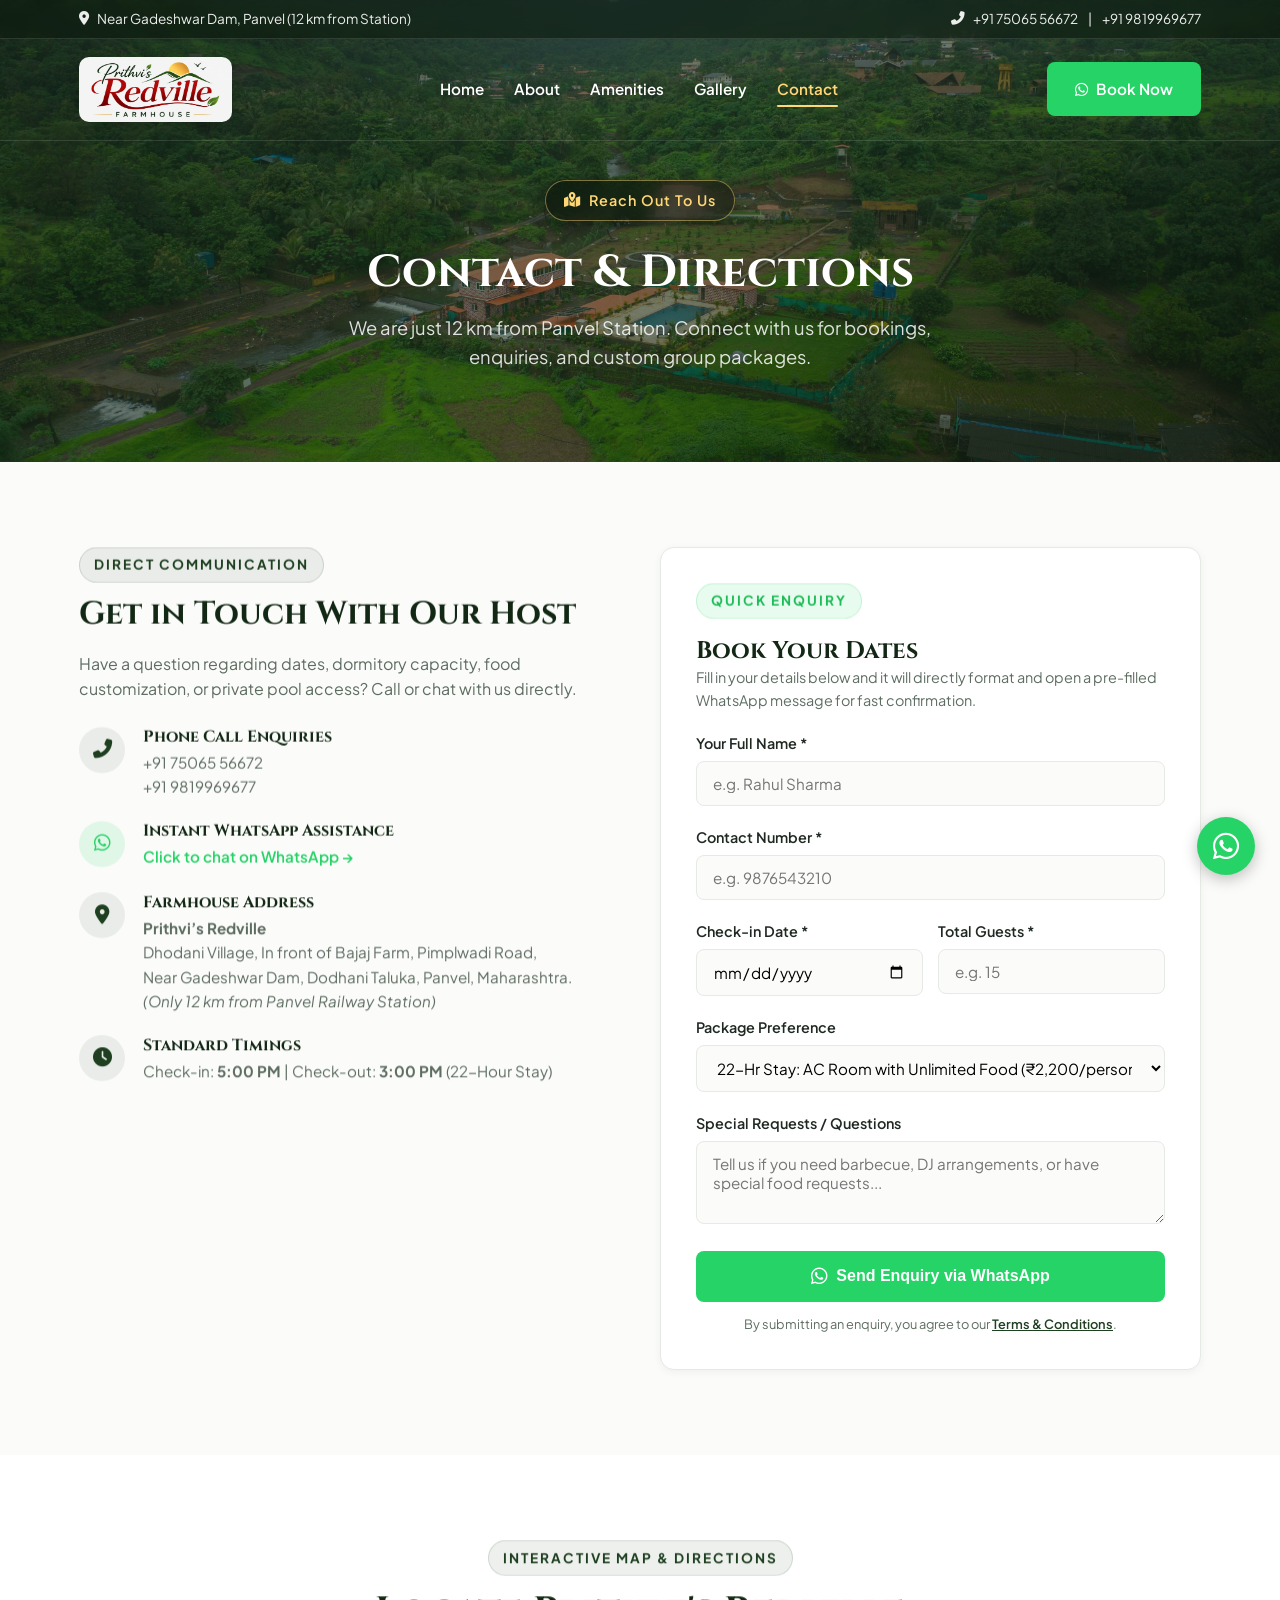
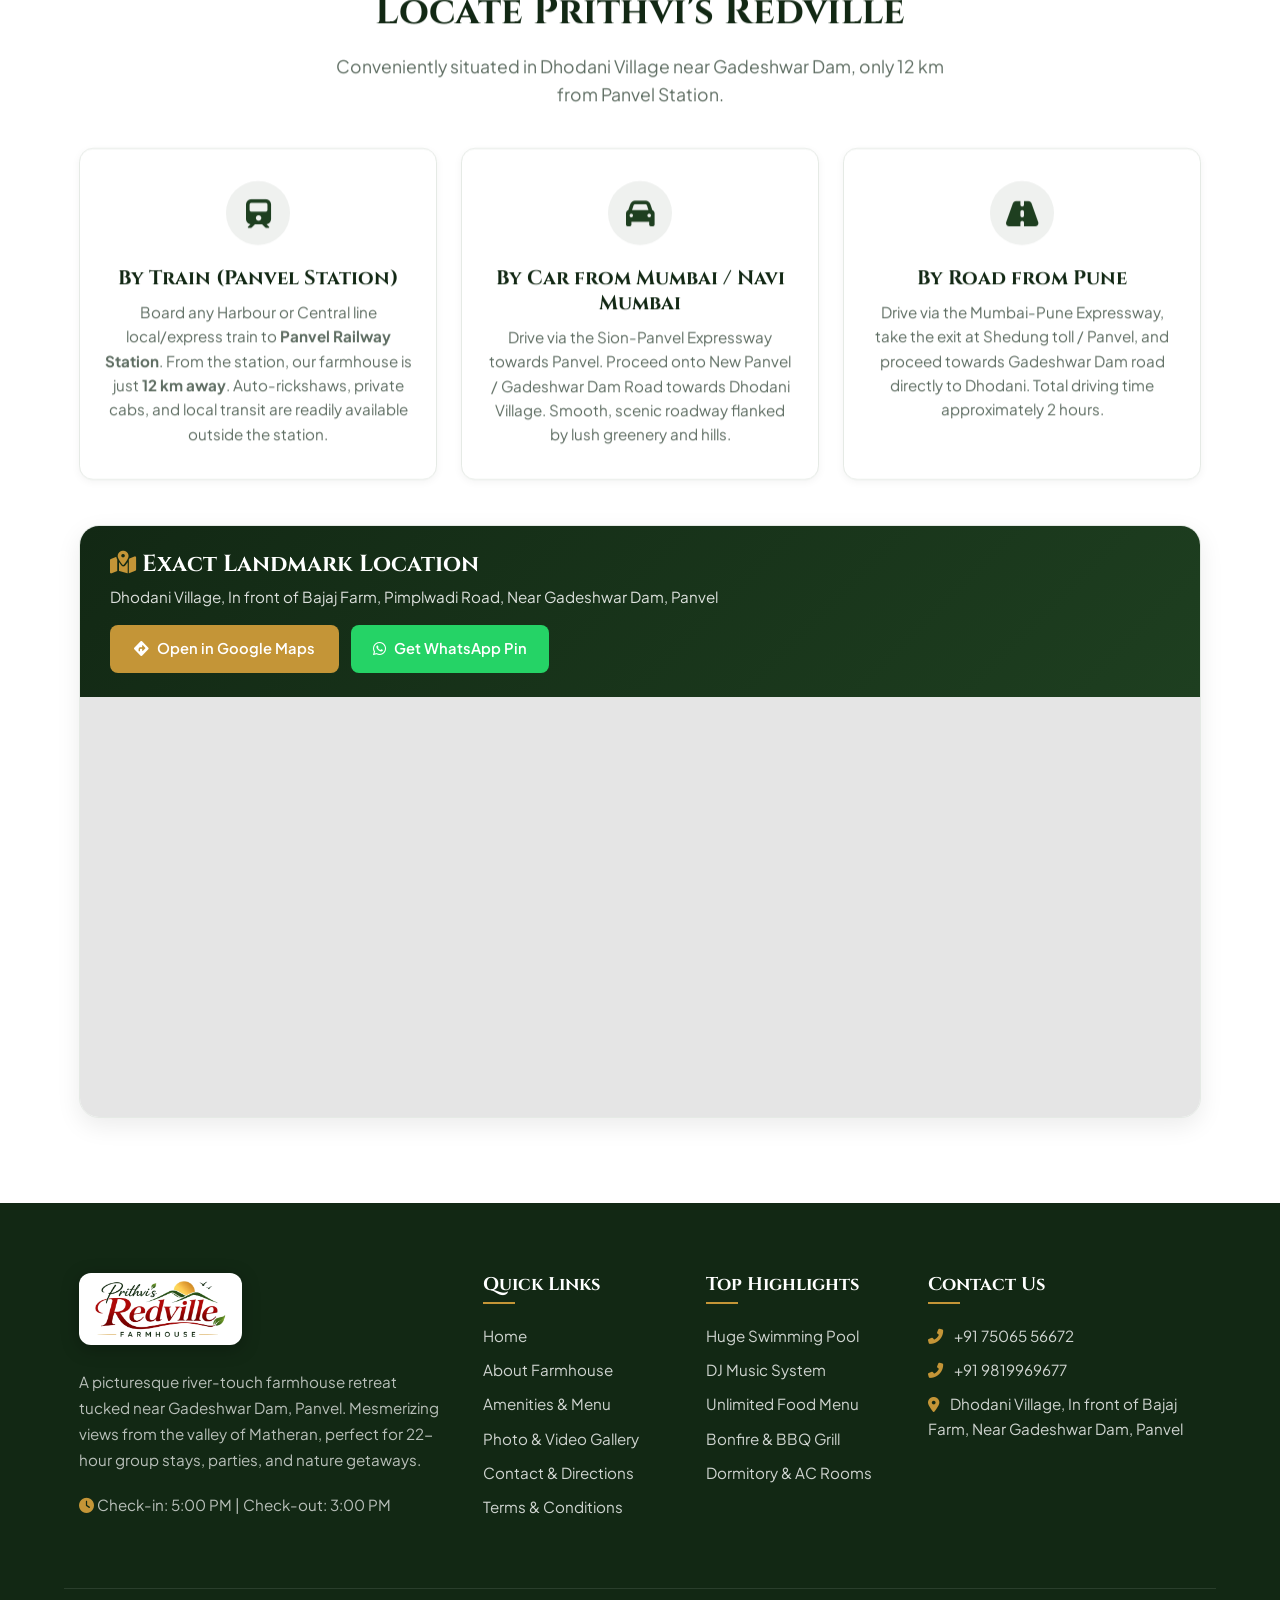
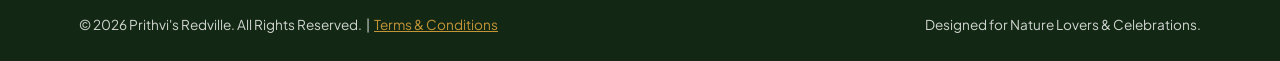
<file: contact.html>
<!DOCTYPE html>
<html lang="en">
<head>
  <meta charset="UTF-8">
  <meta name="viewport" content="width=device-width, initial-scale=1.0">
  <title>Contact & Directions | Location Pin & Booking | Prithvi's Redville Panvel</title>
  <meta name="description" content="Get exact location, driving directions, phone numbers, and WhatsApp booking for Prithvi's Redville Farmhouse in Dhodani near Gadeshwar Dam, Panvel. Only 12 km from station.">
  <meta name="keywords" content="prithvi redville contact, prithvi redville phone number, farmhouse in panvel location, gadeshwar dam farmhouse directions, redville farmhouse address, dodhani farmhouse booking">
  <meta name="robots" content="index, follow, max-image-preview:large">
  <link rel="canonical" href="https://prithvisredvillefarmhouse.com/contact.html">

  <!-- Geo Location Meta Tags -->
  <meta name="geo.region" content="IN-MH">
  <meta name="geo.placename" content="Panvel, Dodhani, Maharashtra">
  <meta name="geo.position" content="18.9894;73.1812">
  <meta name="ICBM" content="18.9894, 73.1812">

  <!-- Open Graph -->
  <meta property="og:type" content="website">
  <meta property="og:title" content="Contact & Directions | Prithvi's Redville Farmhouse Panvel">
  <meta property="og:description" content="Reach Prithvi's Redville Farmhouse in Dhodani near Gadeshwar Dam, Panvel. Driving route from Mumbai & Pune, contact numbers, and WhatsApp pin.">
  <meta property="og:image" content="https://prithvisredvillefarmhouse.com/images/logo.png">
  <meta property="og:url" content="https://prithvisredvillefarmhouse.com/contact.html">
  <meta property="og:site_name" content="Prithvi's Redville Farmhouse">

  <!-- Twitter Card -->
  <meta name="twitter:card" content="summary_large_image">
  <meta name="twitter:title" content="Contact & Directions | Prithvi's Redville Farmhouse">
  <meta name="twitter:description" content="Address, contact numbers, and exact directions to Prithvi's Redville Farmhouse in Panvel.">
  <meta name="twitter:image" content="https://prithvisredvillefarmhouse.com/images/logo.png">

  <!-- Schema.org JSON-LD Structured Data: ContactPage -->
  <script type="application/ld+json">
  {
    "@context": "https://schema.org",
    "@type": "ContactPage",
    "name": "Contact Prithvi's Redville Farmhouse",
    "url": "https://prithvisredvillefarmhouse.com/contact.html",
    "mainEntity": {
      "@type": "LodgingBusiness",
      "name": "Prithvi's Redville and River Side Agro Farmhouse",
      "telephone": "+91-7506556672",
      "address": {
        "@type": "PostalAddress",
        "streetAddress": "Dhodani Village, In front of Bajaj Farm, Pimplwadi Road, Near Gadeshwar Dam",
        "addressLocality": "Panvel",
        "addressRegion": "Maharashtra",
        "postalCode": "410206",
        "addressCountry": "IN"
      },
      "geo": {
        "@type": "GeoCoordinates",
        "latitude": 18.9894,
        "longitude": 73.1812
      }
    }
  }
  </script>
  
  <!-- Google Fonts & Font Awesome -->
  <link rel="preconnect" href="https://fonts.googleapis.com">
  <link rel="preconnect" href="https://fonts.gstatic.com" crossorigin>
  <link href="https://fonts.googleapis.com/css2?family=Cinzel:wght@500;600;700&family=Plus+Jakarta+Sans:wght@400;500;600;700&display=swap" rel="stylesheet">
  <link rel="stylesheet" href="https://cdnjs.cloudflare.com/ajax/libs/font-awesome/6.5.1/css/all.min.css">
  
  <link rel="stylesheet" href="style.css">
  <link rel="icon" type="image/png" href="images/favicon.png">
</head>
<body>

  <!-- Fixed Site Header -->
  <header class="site-header" id="siteHeader">
    <div class="top-bar">
      <div class="container top-bar-content">
        <div class="top-bar-item">
          <i class="fas fa-map-marker-alt"></i>
          <span>Near Gadeshwar Dam, Panvel (12 km from Station)</span>
        </div>
        <div class="top-bar-item">
          <i class="fas fa-phone-alt"></i>
          <a href="tel:7506556672">+91 75065 56672</a> &nbsp;|&nbsp; <a href="tel:9819969677">+91 9819969677</a>
        </div>
      </div>
    </div>

    <nav class="navbar" id="mainNavbar">
      <div class="container nav-container">
        <a href="index.html" class="brand-logo" aria-label="Prithvi's Redville Farmhouse Home">
          <img src="images/logo.png" alt="Prithvi's Redville Farmhouse" class="brand-logo-img">
        </a>

        <div class="nav-links" id="navLinks">
          <a href="index.html" class="nav-link">Home</a>
          <a href="about.html" class="nav-link">About</a>
          <a href="amenities.html" class="nav-link">Amenities</a>
          <a href="gallery.html" class="nav-link">Gallery</a>
          <a href="contact.html" class="nav-link active">Contact</a>
        </div>

        <div class="nav-cta">
          <a href="https://wa.me/917506556672?text=Hello%20Prithvi's%20Redville,%20I%20am%20interested%20in%20booking%20a%20getaway." target="_blank" class="btn btn-whatsapp">
            <i class="fab fa-whatsapp"></i> Book Now
          </a>
          <button class="menu-toggle" id="menuToggle" aria-label="Toggle menu">
            <i class="fas fa-bars"></i>
          </button>
        </div>
      </div>
    </nav>
  </header>

  <!-- Page Banner -->
  <div class="page-banner">
    <div class="container">
      <span class="hero-badge"><i class="fas fa-map-marked-alt"></i> Reach Out To Us</span>
      <h1>Contact & Directions</h1>
      <p>We are just 12 km from Panvel Station. Connect with us for bookings, enquiries, and custom group packages.</p>
    </div>
  </div>

  <!-- Contact & Enquiry Layout -->
  <section class="section bg-soft">
    <div class="container">
      <div class="contact-layout">
        
        <!-- Left: Contact Details & Reach Info -->
        <div>
          <span class="section-tag">Direct Communication</span>
          <h2 class="section-title" style="font-size: 2rem;">Get in Touch With Our Host</h2>
          <p style="color: var(--text-muted); margin-bottom: 25px;">
            Have a question regarding dates, dormitory capacity, food customization, or private pool access? Call or chat with us directly.
          </p>

          <div class="contact-info-list">
            <div class="contact-info-item">
              <div class="contact-info-icon"><i class="fas fa-phone-alt"></i></div>
              <div class="contact-info-text">
                <h4>Phone Call Enquiries</h4>
                <p>
                  <a href="tel:7506556672">+91 75065 56672</a><br>
                  <a href="tel:9819969677">+91 9819969677</a>
                </p>
              </div>
            </div>

            <div class="contact-info-item">
              <div class="contact-info-icon" style="background: rgba(37, 211, 102, 0.12); color: #25d366;"><i class="fab fa-whatsapp"></i></div>
              <div class="contact-info-text">
                <h4>Instant WhatsApp Assistance</h4>
                <p>
                  <a href="https://wa.me/917506556672?text=Hi%20Prithvi's%20Redville,%20I%20have%20an%20enquiry%20regarding%20booking." target="_blank" style="color: #25d366; font-weight: 600;">Click to chat on WhatsApp &rarr;</a>
                </p>
              </div>
            </div>

            <div class="contact-info-item">
              <div class="contact-info-icon"><i class="fas fa-map-marker-alt"></i></div>
              <div class="contact-info-text">
                <h4>Farmhouse Address</h4>
                <p>
                  <strong>Prithvi’s Redville</strong><br>
                  Dhodani Village, In front of Bajaj Farm, Pimplwadi Road,<br>
                  Near Gadeshwar Dam, Dodhani Taluka, Panvel, Maharashtra.<br>
                  <em>(Only 12 km from Panvel Railway Station)</em>
                </p>
              </div>
            </div>

            <div class="contact-info-item">
              <div class="contact-info-icon"><i class="fas fa-clock"></i></div>
              <div class="contact-info-text">
                <h4>Standard Timings</h4>
                <p>
                  Check-in: <strong>5:00 PM</strong> | Check-out: <strong>3:00 PM</strong> (22-Hour Stay)
                </p>
              </div>
            </div>
          </div>
        </div>

        <!-- Right: Instant WhatsApp Booking Form -->
        <div class="contact-card">
          <div style="margin-bottom: 20px;">
            <span class="section-tag" style="background: rgba(37, 211, 102, 0.1); color: #1ebc59; border-color: rgba(37, 211, 102, 0.2);">Quick Enquiry</span>
            <h3 style="font-size: 1.5rem; margin-top: 5px;">Book Your Dates</h3>
            <p style="color: var(--text-muted); font-size: 0.9rem;">Fill in your details below and it will directly format and open a pre-filled WhatsApp message for fast confirmation.</p>
          </div>

          <form id="bookingForm">
            <div class="form-group">
              <label for="guestName">Your Full Name *</label>
              <input type="text" id="guestName" class="form-control" placeholder="e.g. Rahul Sharma" required>
            </div>

            <div class="form-group">
              <label for="guestPhone">Contact Number *</label>
              <input type="tel" id="guestPhone" class="form-control" placeholder="e.g. 9876543210" required>
            </div>

            <div class="form-row-2col">
              <div class="form-group">
                <label for="checkInDate">Check-in Date *</label>
                <input type="date" id="checkInDate" class="form-control" required>
              </div>

              <div class="form-group">
                <label for="guestCount">Total Guests *</label>
                <input type="number" id="guestCount" class="form-control" placeholder="e.g. 15" min="1" required>
              </div>
            </div>

            <div class="form-group">
              <label for="packageType">Package Preference</label>
              <select id="packageType" class="form-control">
                <option value="22-Hr Stay: AC Room with Unlimited Food (₹2200/person)">22-Hr Stay: AC Room with Unlimited Food (₹2,200/person)</option>
                <option value="22-Hr Stay: Non-AC Room with Unlimited Food (₹2000/person)">22-Hr Stay: Non-AC with Unlimited Food (₹2,000/person)</option>
                <option value="22-Hr Stay: AC Room without Food (₹2000/person)">22-Hr Stay: AC without Food (₹2,000/person)</option>
                <option value="22-Hr Stay: Non-AC without Food (₹1800/person)">22-Hr Stay: Non-AC without Food (₹1,800/person)</option>
                <option value="One-Day Trip: Non-AC with Food (₹1200/person)">One-Day Trip: Non-AC with Food (₹1,200/person)</option>
                <option value="One-Day Trip: AC with Food (₹1800/person)">One-Day Trip: AC with Food (₹1,800/person)</option>
                <option value="Custom Group / Corporate Enquiry">Custom Group / Corporate Enquiry</option>
              </select>
            </div>

            <div class="form-group">
              <label for="guestNotes">Special Requests / Questions</label>
              <textarea id="guestNotes" class="form-control" rows="3" placeholder="Tell us if you need barbecue, DJ arrangements, or have special food requests..."></textarea>
            </div>

            <button type="submit" class="btn btn-whatsapp" style="width: 100%; padding: 14px; font-size: 1rem;">
              <i class="fab fa-whatsapp" style="font-size: 1.2rem;"></i> Send Enquiry via WhatsApp
            </button>
            <p style="font-size: 0.8rem; color: var(--text-muted); text-align: center; margin-top: 12px; margin-bottom: 0;">
              By submitting an enquiry, you agree to our <a href="terms.html" style="color: var(--primary); text-decoration: underline; font-weight: 600;">Terms & Conditions</a>.
            </p>
          </form>
        </div>

      </div>
    </div>
  </section>

  <!-- Google Map & Directions Section -->
  <section class="section bg-white">
    <div class="container">
      <div class="text-center">
        <span class="section-tag">Interactive Map & Directions</span>
        <h2 class="section-title">Locate Prithvi's Redville</h2>
        <p class="section-subtitle">Conveniently situated in Dhodani Village near Gadeshwar Dam, only 12 km from Panvel Station.</p>
      </div>

      <!-- Travel Cards Grid -->
      <div class="features-grid" style="margin-bottom: 45px;">
        <div class="feature-card">
          <div class="feature-icon-wrapper"><i class="fas fa-train"></i></div>
          <h3>By Train (Panvel Station)</h3>
          <p>
            Board any Harbour or Central line local/express train to <strong>Panvel Railway Station</strong>. From the station, our farmhouse is just <strong>12 km away</strong>. Auto-rickshaws, private cabs, and local transit are readily available outside the station.
          </p>
        </div>

        <div class="feature-card">
          <div class="feature-icon-wrapper"><i class="fas fa-car"></i></div>
          <h3>By Car from Mumbai / Navi Mumbai</h3>
          <p>
            Drive via the Sion-Panvel Expressway towards Panvel. Proceed onto New Panvel / Gadeshwar Dam Road towards Dhodani Village. Smooth, scenic roadway flanked by lush greenery and hills.
          </p>
        </div>

        <div class="feature-card">
          <div class="feature-icon-wrapper"><i class="fas fa-road"></i></div>
          <h3>By Road from Pune</h3>
          <p>
            Drive via the Mumbai-Pune Expressway, take the exit at Shedung toll / Panvel, and proceed towards Gadeshwar Dam road directly to Dhodani. Total driving time approximately 2 hours.
          </p>
        </div>
      </div>

      <!-- Live Google Map Embed Card -->
      <div style="background: #ffffff; border-radius: var(--radius-lg); overflow: hidden; box-shadow: var(--shadow-md); border: 1px solid var(--border-color);">
        <div style="padding: 24px 30px; background: linear-gradient(135deg, #122814 0%, #1e3f20 100%); color: #ffffff; display: flex; align-items: center; justify-content: space-between; flex-wrap: wrap; gap: 16px;">
          <div>
            <h3 style="color: #ffffff; font-size: 1.45rem; margin: 0 0 6px;"><i class="fas fa-map-marked-alt" style="color: var(--accent);"></i> Exact Landmark Location</h3>
            <p style="color: rgba(255, 255, 255, 0.85); margin: 0; font-size: 0.95rem;">
              Dhodani Village, In front of Bajaj Farm, Pimplwadi Road, Near Gadeshwar Dam, Panvel
            </p>
          </div>
          <div style="display: flex; gap: 12px; flex-wrap: wrap;">
            <a href="https://www.google.com/maps/search/?api=1&query=Prithvi%27s+Redville+and+River+Side+Agro+Farmhouse+Dodhani+Panvel" target="_blank" rel="noopener noreferrer" class="btn btn-accent" style="padding: 10px 22px; font-size: 0.92rem;">
              <i class="fas fa-directions"></i> Open in Google Maps
            </a>
            <a href="https://wa.me/917506556672?text=Hello%20Prithvi's%20Redville,%20please%20send%20me%20your%20exact%20live%20location%20pin." target="_blank" class="btn btn-whatsapp" style="padding: 10px 20px; font-size: 0.92rem;">
              <i class="fab fa-whatsapp"></i> Get WhatsApp Pin
            </a>
          </div>
        </div>

        <div style="position: relative; width: 100%; height: 420px; background: #e5e5e5;">
          <iframe 
            src="https://maps.google.com/maps?q=Prithvi's+Redville+and+River+Side+Agro+Farmhouse+Dodhani+Panvel&t=&z=14&ie=UTF8&iwloc=&output=embed"
            width="100%" 
            height="100%" 
            style="border:0;" 
            allowfullscreen="" 
            loading="lazy" 
            referrerpolicy="no-referrer-when-downgrade"
            title="Google Map location of Prithvi's Redville Farmhouse Panvel">
          </iframe>
        </div>
      </div>

    </div>
  </section>

  <!-- Footer -->
  <footer class="footer">
    <div class="container footer-grid">
      <div class="footer-brand">
        <a href="index.html" class="footer-logo-link" aria-label="Prithvi's Redville Farmhouse Home">
          <img src="images/logo.png" alt="Prithvi's Redville Farmhouse" class="footer-logo-img">
        </a>
        <p>A picturesque river-touch farmhouse retreat tucked near Gadeshwar Dam, Panvel. Mesmerizing views from the valley of Matheran, perfect for 22-hour group stays, parties, and nature getaways.</p>
        <p><i class="fas fa-clock" style="color: var(--accent);"></i> Check-in: 5:00 PM | Check-out: 3:00 PM</p>
      </div>

      <div>
        <h4 class="footer-title">Quick Links</h4>
        <ul class="footer-links">
          <li><a href="index.html">Home</a></li>
          <li><a href="about.html">About Farmhouse</a></li>
          <li><a href="amenities.html">Amenities & Menu</a></li>
          <li><a href="gallery.html">Photo & Video Gallery</a></li>
          <li><a href="contact.html">Contact & Directions</a></li>
          <li><a href="terms.html">Terms & Conditions</a></li>
        </ul>
      </div>

      <div>
        <h4 class="footer-title">Top Highlights</h4>
        <ul class="footer-links">
          <li><a href="amenities.html">Huge Swimming Pool</a></li>
          <li><a href="amenities.html">DJ Music System</a></li>
          <li><a href="amenities.html">Unlimited Food Menu</a></li>
          <li><a href="amenities.html">Bonfire & BBQ Grill</a></li>
          <li><a href="amenities.html">Dormitory & AC Rooms</a></li>
        </ul>
      </div>

      <div>
        <h4 class="footer-title">Contact Us</h4>
        <ul class="footer-links">
          <li><i class="fas fa-phone-alt" style="color: var(--accent); margin-right: 8px;"></i> <a href="tel:7506556672">+91 75065 56672</a></li>
          <li><i class="fas fa-phone-alt" style="color: var(--accent); margin-right: 8px;"></i> <a href="tel:9819969677">+91 9819969677</a></li>
          <li><i class="fas fa-map-marker-alt" style="color: var(--accent); margin-right: 8px;"></i> Dhodani Village, In front of Bajaj Farm, Near Gadeshwar Dam, Panvel</li>
        </ul>
      </div>
    </div>

    <div class="container footer-bottom">
      <p>&copy; 2026 Prithvi's Redville. All Rights Reserved. &nbsp;|&nbsp; <a href="terms.html" style="color: var(--accent); text-decoration: underline;">Terms & Conditions</a></p>
      <p>Designed for Nature Lovers & Celebrations.</p>
    </div>
  </footer>

  <!-- Floating WhatsApp Icon -->
  <a href="https://wa.me/917506556672?text=Hello%20Prithvi's%20Redville,%20I%20want%20to%20inquire%20about%20booking." target="_blank" class="floating-whatsapp" aria-label="Chat on WhatsApp">
    <i class="fab fa-whatsapp"></i>
  </a>

  <script src="script.js"></script>
</body>
</html>
</file>
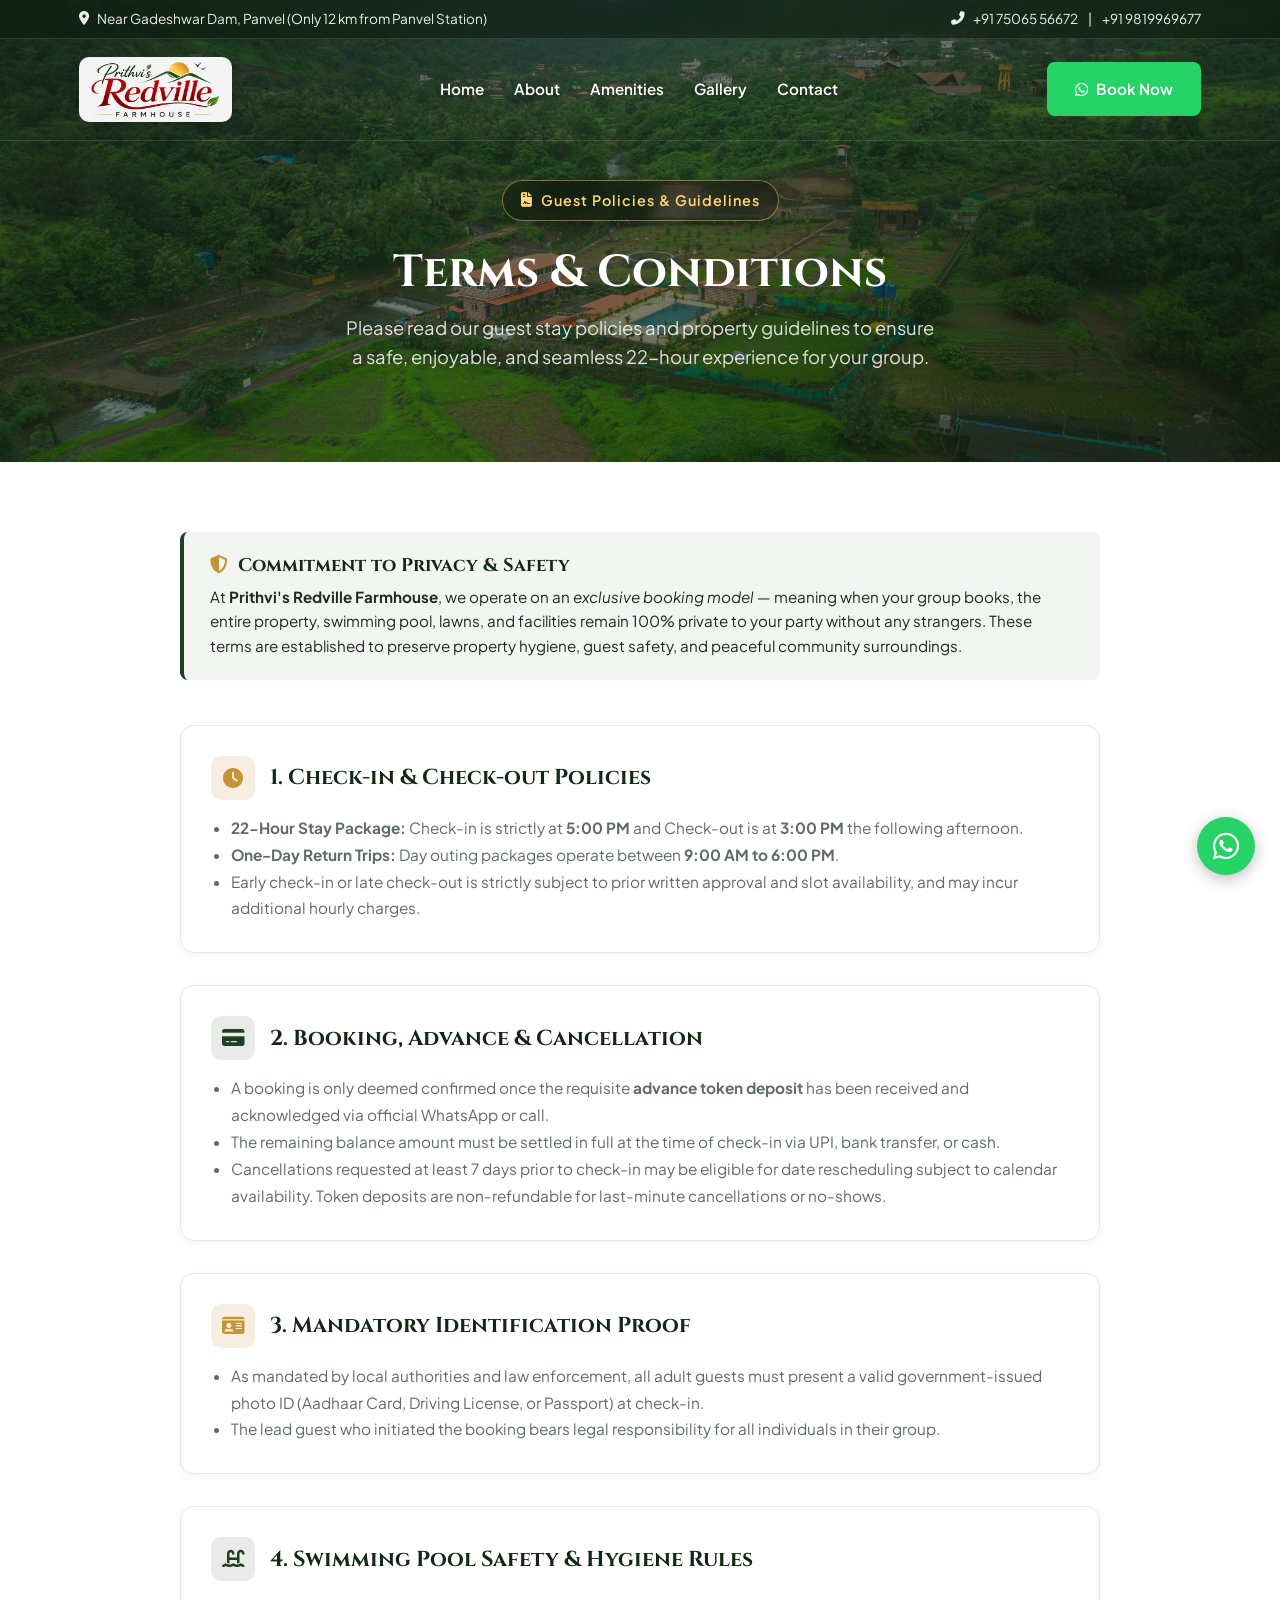
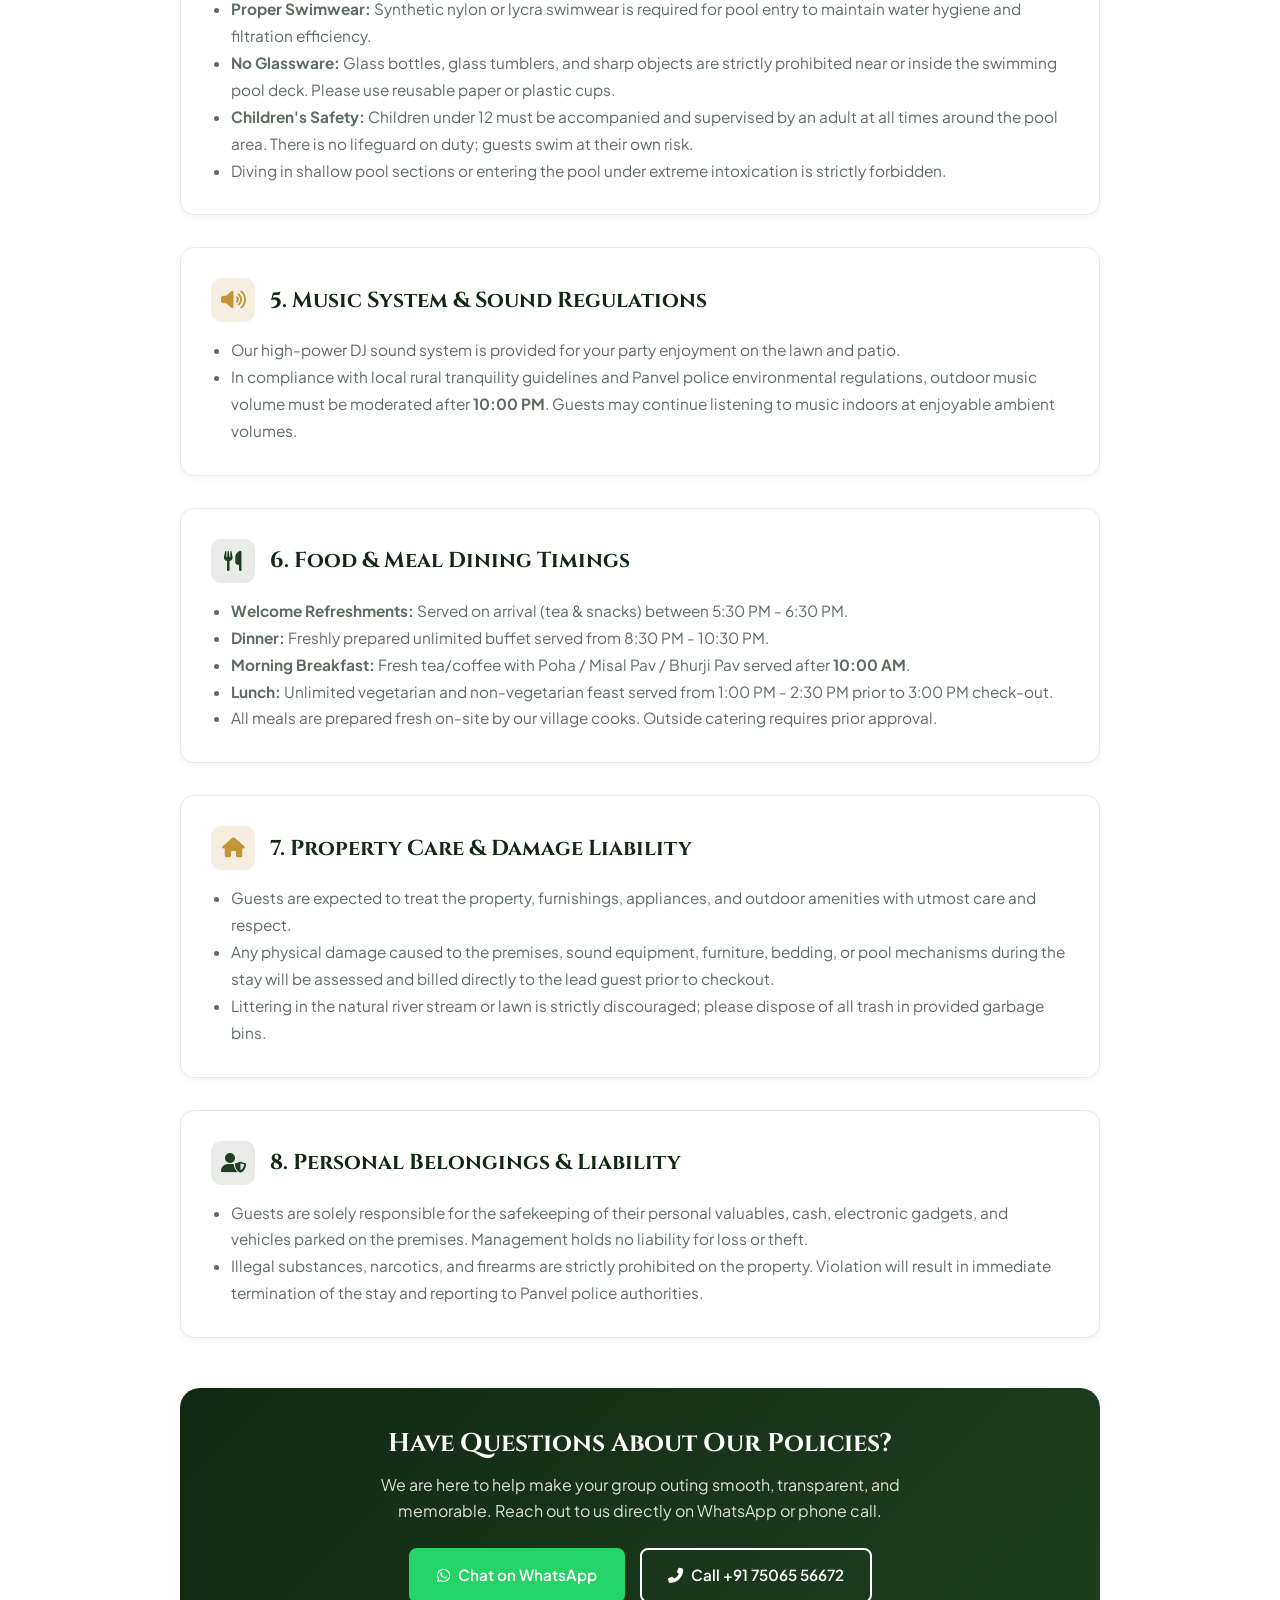
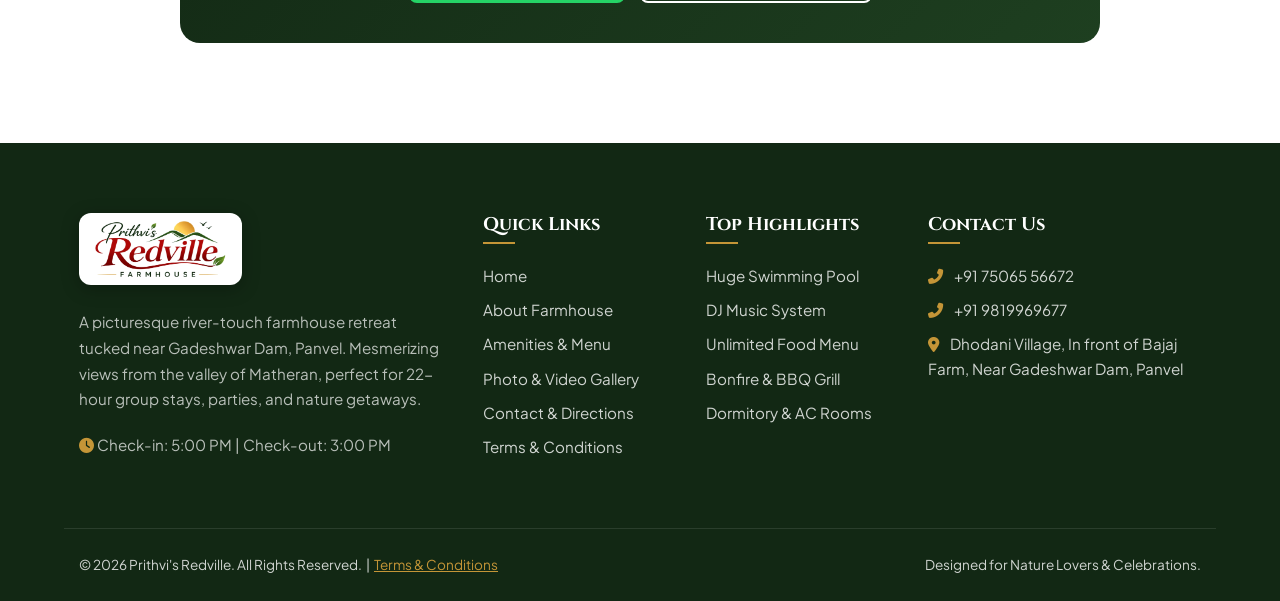
<file: terms.html>
<!DOCTYPE html>
<html lang="en">
<head>
  <meta charset="UTF-8">
  <meta name="viewport" content="width=device-width, initial-scale=1.0">
  <title>Stay Policies & Booking Terms | Prithvi's Redville Farmhouse Panvel</title>
  <meta name="description" content="Review stay guidelines, 5 PM check-in to 3 PM check-out duration, pool rules, DJ sound timings, and booking policies for Prithvi's Redville Farmhouse, Panvel.">
  <meta name="keywords" content="prithvi redville terms, farmhouse rules panvel, farmhouse checkin checkout time panvel, redville stay guidelines, pool guidelines panvel farmhouse">
  <meta name="robots" content="index, follow">
  <link rel="canonical" href="https://prithvisredvillefarmhouse.com/terms.html">

  <!-- Geo Location Meta Tags -->
  <meta name="geo.region" content="IN-MH">
  <meta name="geo.placename" content="Panvel, Dodhani, Maharashtra">
  <meta name="geo.position" content="18.9894;73.1812">
  <meta name="ICBM" content="18.9894, 73.1812">

  <!-- Open Graph -->
  <meta property="og:type" content="website">
  <meta property="og:title" content="Stay Policies & Guidelines | Prithvi's Redville Panvel">
  <meta property="og:description" content="Transparent stay guidelines, check-in 5 PM / check-out 3 PM, pool safety, and DJ sound guidelines.">
  <meta property="og:image" content="https://prithvisredvillefarmhouse.com/images/logo.png">
  <meta property="og:url" content="https://prithvisredvillefarmhouse.com/terms.html">
  <meta property="og:site_name" content="Prithvi's Redville Farmhouse">

  <!-- Twitter Card -->
  <meta name="twitter:card" content="summary_large_image">
  <meta name="twitter:title" content="Stay Policies | Prithvi's Redville Farmhouse Panvel">
  <meta name="twitter:description" content="Stay policies, pool guidelines, and booking terms at Prithvi's Redville Farmhouse.">
  <meta name="twitter:image" content="https://prithvisredvillefarmhouse.com/images/logo.png">
  
  <!-- Google Fonts & Font Awesome -->
  <link rel="preconnect" href="https://fonts.googleapis.com">
  <link rel="preconnect" href="https://fonts.gstatic.com" crossorigin>
  <link href="https://fonts.googleapis.com/css2?family=Cinzel:wght@500;600;700&family=Plus+Jakarta+Sans:wght@400;500;600;700&display=swap" rel="stylesheet">
  <link rel="stylesheet" href="https://cdnjs.cloudflare.com/ajax/libs/font-awesome/6.5.1/css/all.min.css">
  
  <link rel="stylesheet" href="style.css">
  <link rel="icon" type="image/png" href="images/favicon.png">
</head>
<body>

  <!-- Fixed Site Header -->
  <header class="site-header" id="siteHeader">
    <div class="top-bar">
      <div class="container top-bar-content">
        <div class="top-bar-item">
          <i class="fas fa-map-marker-alt"></i>
          <span>Near Gadeshwar Dam, Panvel (Only 12 km from Panvel Station)</span>
        </div>
        <div class="top-bar-item">
          <i class="fas fa-phone-alt"></i>
          <a href="tel:7506556672">+91 75065 56672</a> &nbsp;|&nbsp; <a href="tel:9819969677">+91 9819969677</a>
        </div>
      </div>
    </div>

    <nav class="navbar" id="mainNavbar">
      <div class="container nav-container">
        <a href="index.html" class="brand-logo" aria-label="Prithvi's Redville Farmhouse Home">
          <img src="images/logo.png" alt="Prithvi's Redville Farmhouse" class="brand-logo-img">
        </a>

        <div class="nav-links" id="navLinks">
          <a href="index.html" class="nav-link">Home</a>
          <a href="about.html" class="nav-link">About</a>
          <a href="amenities.html" class="nav-link">Amenities</a>
          <a href="gallery.html" class="nav-link">Gallery</a>
          <a href="contact.html" class="nav-link">Contact</a>
        </div>

        <div class="nav-cta">
          <a href="https://wa.me/917506556672?text=Hello%20Prithvi's%20Redville,%20I%20am%20interested%20in%20booking%20a%20getaway." target="_blank" class="btn btn-whatsapp">
            <i class="fab fa-whatsapp"></i> Book Now
          </a>
          <button class="menu-toggle" id="menuToggle" aria-label="Toggle menu">
            <i class="fas fa-bars"></i>
          </button>
        </div>
      </div>
    </nav>
  </header>

  <!-- Page Banner -->
  <div class="page-banner">
    <div class="container">
      <span class="hero-badge"><i class="fas fa-file-contract"></i> Guest Policies & Guidelines</span>
      <h1>Terms & Conditions</h1>
      <p>Please read our guest stay policies and property guidelines to ensure a safe, enjoyable, and seamless 22-hour experience for your group.</p>
    </div>
  </div>

  <!-- Terms Content Section -->
  <section class="section bg-white" style="padding: 70px 0 100px;">
    <div class="container" style="max-width: 950px;">
      
      <!-- Quick Notice Box -->
      <div style="background: rgba(30, 63, 32, 0.05); border-left: 4px solid var(--primary); padding: 22px 26px; border-radius: var(--radius-sm); margin-bottom: 45px;">
        <h4 style="margin: 0 0 8px; color: var(--primary-dark); font-size: 1.15rem; display: flex; align-items: center; gap: 10px;">
          <i class="fas fa-shield-alt" style="color: var(--accent);"></i> Commitment to Privacy & Safety
        </h4>
        <p style="margin: 0; color: var(--text-dark); font-size: 0.95rem; line-height: 1.6;">
          At <strong>Prithvi's Redville Farmhouse</strong>, we operate on an <em>exclusive booking model</em> — meaning when your group books, the entire property, swimming pool, lawns, and facilities remain 100% private to your party without any strangers. These terms are established to preserve property hygiene, guest safety, and peaceful community surroundings.
        </p>
      </div>

      <!-- Policy Items -->
      <div class="terms-grid" style="display: flex; flex-direction: column; gap: 32px;">

        <!-- 1. Timings -->
        <div class="terms-card" style="background: #ffffff; border: 1px solid var(--border-color); border-radius: var(--radius-md); padding: 30px; box-shadow: var(--shadow-sm);">
          <div style="display: flex; align-items: center; gap: 15px; margin-bottom: 15px;">
            <div style="width: 44px; height: 44px; border-radius: 10px; background: rgba(196, 149, 55, 0.15); color: var(--accent); display: flex; align-items: center; justify-content: center; font-size: 1.25rem;">
              <i class="fas fa-clock"></i>
            </div>
            <h3 style="margin: 0; font-size: 1.35rem; color: var(--primary-dark);">1. Check-in & Check-out Policies</h3>
          </div>
          <ul style="padding-left: 20px; color: var(--text-muted); font-size: 0.96rem; line-height: 1.75; list-style-type: disc;">
            <li><strong>22-Hour Stay Package:</strong> Check-in is strictly at <strong>5:00 PM</strong> and Check-out is at <strong>3:00 PM</strong> the following afternoon.</li>
            <li><strong>One-Day Return Trips:</strong> Day outing packages operate between <strong>9:00 AM to 6:00 PM</strong>.</li>
            <li>Early check-in or late check-out is strictly subject to prior written approval and slot availability, and may incur additional hourly charges.</li>
          </ul>
        </div>

        <!-- 2. Booking & Payment -->
        <div class="terms-card" style="background: #ffffff; border: 1px solid var(--border-color); border-radius: var(--radius-md); padding: 30px; box-shadow: var(--shadow-sm);">
          <div style="display: flex; align-items: center; gap: 15px; margin-bottom: 15px;">
            <div style="width: 44px; height: 44px; border-radius: 10px; background: rgba(30, 63, 32, 0.1); color: var(--primary); display: flex; align-items: center; justify-content: center; font-size: 1.25rem;">
              <i class="fas fa-credit-card"></i>
            </div>
            <h3 style="margin: 0; font-size: 1.35rem; color: var(--primary-dark);">2. Booking, Advance & Cancellation</h3>
          </div>
          <ul style="padding-left: 20px; color: var(--text-muted); font-size: 0.96rem; line-height: 1.75; list-style-type: disc;">
            <li>A booking is only deemed confirmed once the requisite <strong>advance token deposit</strong> has been received and acknowledged via official WhatsApp or call.</li>
            <li>The remaining balance amount must be settled in full at the time of check-in via UPI, bank transfer, or cash.</li>
            <li>Cancellations requested at least 7 days prior to check-in may be eligible for date rescheduling subject to calendar availability. Token deposits are non-refundable for last-minute cancellations or no-shows.</li>
          </ul>
        </div>

        <!-- 3. Identification & Government Norms -->
        <div class="terms-card" style="background: #ffffff; border: 1px solid var(--border-color); border-radius: var(--radius-md); padding: 30px; box-shadow: var(--shadow-sm);">
          <div style="display: flex; align-items: center; gap: 15px; margin-bottom: 15px;">
            <div style="width: 44px; height: 44px; border-radius: 10px; background: rgba(196, 149, 55, 0.15); color: var(--accent); display: flex; align-items: center; justify-content: center; font-size: 1.25rem;">
              <i class="fas fa-id-card"></i>
            </div>
            <h3 style="margin: 0; font-size: 1.35rem; color: var(--primary-dark);">3. Mandatory Identification Proof</h3>
          </div>
          <ul style="padding-left: 20px; color: var(--text-muted); font-size: 0.96rem; line-height: 1.75; list-style-type: disc;">
            <li>As mandated by local authorities and law enforcement, all adult guests must present a valid government-issued photo ID (Aadhaar Card, Driving License, or Passport) at check-in.</li>
            <li>The lead guest who initiated the booking bears legal responsibility for all individuals in their group.</li>
          </ul>
        </div>

        <!-- 4. Swimming Pool Guidelines -->
        <div class="terms-card" style="background: #ffffff; border: 1px solid var(--border-color); border-radius: var(--radius-md); padding: 30px; box-shadow: var(--shadow-sm);">
          <div style="display: flex; align-items: center; gap: 15px; margin-bottom: 15px;">
            <div style="width: 44px; height: 44px; border-radius: 10px; background: rgba(30, 63, 32, 0.1); color: var(--primary); display: flex; align-items: center; justify-content: center; font-size: 1.25rem;">
              <i class="fas fa-swimming-pool"></i>
            </div>
            <h3 style="margin: 0; font-size: 1.35rem; color: var(--primary-dark);">4. Swimming Pool Safety & Hygiene Rules</h3>
          </div>
          <ul style="padding-left: 20px; color: var(--text-muted); font-size: 0.96rem; line-height: 1.75; list-style-type: disc;">
            <li><strong>Proper Swimwear:</strong> Synthetic nylon or lycra swimwear is required for pool entry to maintain water hygiene and filtration efficiency.</li>
            <li><strong>No Glassware:</strong> Glass bottles, glass tumblers, and sharp objects are strictly prohibited near or inside the swimming pool deck. Please use reusable paper or plastic cups.</li>
            <li><strong>Children's Safety:</strong> Children under 12 must be accompanied and supervised by an adult at all times around the pool area. There is no lifeguard on duty; guests swim at their own risk.</li>
            <li>Diving in shallow pool sections or entering the pool under extreme intoxication is strictly forbidden.</li>
          </ul>
        </div>

        <!-- 5. Music & DJ Sound Guidelines -->
        <div class="terms-card" style="background: #ffffff; border: 1px solid var(--border-color); border-radius: var(--radius-md); padding: 30px; box-shadow: var(--shadow-sm);">
          <div style="display: flex; align-items: center; gap: 15px; margin-bottom: 15px;">
            <div style="width: 44px; height: 44px; border-radius: 10px; background: rgba(196, 149, 55, 0.15); color: var(--accent); display: flex; align-items: center; justify-content: center; font-size: 1.25rem;">
              <i class="fas fa-volume-up"></i>
            </div>
            <h3 style="margin: 0; font-size: 1.35rem; color: var(--primary-dark);">5. Music System & Sound Regulations</h3>
          </div>
          <ul style="padding-left: 20px; color: var(--text-muted); font-size: 0.96rem; line-height: 1.75; list-style-type: disc;">
            <li>Our high-power DJ sound system is provided for your party enjoyment on the lawn and patio.</li>
            <li>In compliance with local rural tranquility guidelines and Panvel police environmental regulations, outdoor music volume must be moderated after <strong>10:00 PM</strong>. Guests may continue listening to music indoors at enjoyable ambient volumes.</li>
          </ul>
        </div>

        <!-- 6. Food & Dining Timings -->
        <div class="terms-card" style="background: #ffffff; border: 1px solid var(--border-color); border-radius: var(--radius-md); padding: 30px; box-shadow: var(--shadow-sm);">
          <div style="display: flex; align-items: center; gap: 15px; margin-bottom: 15px;">
            <div style="width: 44px; height: 44px; border-radius: 10px; background: rgba(30, 63, 32, 0.1); color: var(--primary); display: flex; align-items: center; justify-content: center; font-size: 1.25rem;">
              <i class="fas fa-utensils"></i>
            </div>
            <h3 style="margin: 0; font-size: 1.35rem; color: var(--primary-dark);">6. Food & Meal Dining Timings</h3>
          </div>
          <ul style="padding-left: 20px; color: var(--text-muted); font-size: 0.96rem; line-height: 1.75; list-style-type: disc;">
            <li><strong>Welcome Refreshments:</strong> Served on arrival (tea & snacks) between 5:30 PM - 6:30 PM.</li>
            <li><strong>Dinner:</strong> Freshly prepared unlimited buffet served from 8:30 PM - 10:30 PM.</li>
            <li><strong>Morning Breakfast:</strong> Fresh tea/coffee with Poha / Misal Pav / Bhurji Pav served after <strong>10:00 AM</strong>.</li>
            <li><strong>Lunch:</strong> Unlimited vegetarian and non-vegetarian feast served from 1:00 PM - 2:30 PM prior to 3:00 PM check-out.</li>
            <li>All meals are prepared fresh on-site by our village cooks. Outside catering requires prior approval.</li>
          </ul>
        </div>

        <!-- 7. Property Care & Damages -->
        <div class="terms-card" style="background: #ffffff; border: 1px solid var(--border-color); border-radius: var(--radius-md); padding: 30px; box-shadow: var(--shadow-sm);">
          <div style="display: flex; align-items: center; gap: 15px; margin-bottom: 15px;">
            <div style="width: 44px; height: 44px; border-radius: 10px; background: rgba(196, 149, 55, 0.15); color: var(--accent); display: flex; align-items: center; justify-content: center; font-size: 1.25rem;">
              <i class="fas fa-home"></i>
            </div>
            <h3 style="margin: 0; font-size: 1.35rem; color: var(--primary-dark);">7. Property Care & Damage Liability</h3>
          </div>
          <ul style="padding-left: 20px; color: var(--text-muted); font-size: 0.96rem; line-height: 1.75; list-style-type: disc;">
            <li>Guests are expected to treat the property, furnishings, appliances, and outdoor amenities with utmost care and respect.</li>
            <li>Any physical damage caused to the premises, sound equipment, furniture, bedding, or pool mechanisms during the stay will be assessed and billed directly to the lead guest prior to checkout.</li>
            <li>Littering in the natural river stream or lawn is strictly discouraged; please dispose of all trash in provided garbage bins.</li>
          </ul>
        </div>

        <!-- 8. Safety & Belongings -->
        <div class="terms-card" style="background: #ffffff; border: 1px solid var(--border-color); border-radius: var(--radius-md); padding: 30px; box-shadow: var(--shadow-sm);">
          <div style="display: flex; align-items: center; gap: 15px; margin-bottom: 15px;">
            <div style="width: 44px; height: 44px; border-radius: 10px; background: rgba(30, 63, 32, 0.1); color: var(--primary); display: flex; align-items: center; justify-content: center; font-size: 1.25rem;">
              <i class="fas fa-user-shield"></i>
            </div>
            <h3 style="margin: 0; font-size: 1.35rem; color: var(--primary-dark);">8. Personal Belongings & Liability</h3>
          </div>
          <ul style="padding-left: 20px; color: var(--text-muted); font-size: 0.96rem; line-height: 1.75; list-style-type: disc;">
            <li>Guests are solely responsible for the safekeeping of their personal valuables, cash, electronic gadgets, and vehicles parked on the premises. Management holds no liability for loss or theft.</li>
            <li>Illegal substances, narcotics, and firearms are strictly prohibited on the property. Violation will result in immediate termination of the stay and reporting to Panvel police authorities.</li>
          </ul>
        </div>

      </div>

      <!-- Acceptance Note & Contact -->
      <div style="margin-top: 50px; text-align: center; background: linear-gradient(135deg, #122814 0%, #1e3f20 100%); color: #ffffff; padding: 40px 30px; border-radius: var(--radius-lg);">
        <h3 style="color: #ffffff; font-size: 1.6rem; margin-bottom: 12px;">Have Questions About Our Policies?</h3>
        <p style="color: rgba(255, 255, 255, 0.85); max-width: 600px; margin: 0 auto 25px; font-size: 1rem;">
          We are here to help make your group outing smooth, transparent, and memorable. Reach out to us directly on WhatsApp or phone call.
        </p>
        <div style="display: flex; justify-content: center; gap: 15px; flex-wrap: wrap;">
          <a href="https://wa.me/917506556672?text=Hello%20Prithvi's%20Redville,%20I%20have%20a%20query%20regarding%20stay%20policies." target="_blank" class="btn btn-whatsapp">
            <i class="fab fa-whatsapp"></i> Chat on WhatsApp
          </a>
          <a href="tel:7506556672" class="btn btn-outline">
            <i class="fas fa-phone-alt"></i> Call +91 75065 56672
          </a>
        </div>
      </div>

    </div>
  </section>

  <!-- Site Footer -->
  <footer class="footer">
    <div class="container footer-grid">
      <div class="footer-brand">
        <a href="index.html" class="footer-logo-link" aria-label="Prithvi's Redville Farmhouse Home">
          <img src="images/logo.png" alt="Prithvi's Redville Farmhouse" class="footer-logo-img">
        </a>
        <p>A picturesque river-touch farmhouse retreat tucked near Gadeshwar Dam, Panvel. Mesmerizing views from the valley of Matheran, perfect for 22-hour group stays, parties, and nature getaways.</p>
        <p><i class="fas fa-clock" style="color: var(--accent);"></i> Check-in: 5:00 PM | Check-out: 3:00 PM</p>
      </div>

      <div>
        <h4 class="footer-title">Quick Links</h4>
        <ul class="footer-links">
          <li><a href="index.html">Home</a></li>
          <li><a href="about.html">About Farmhouse</a></li>
          <li><a href="amenities.html">Amenities & Menu</a></li>
          <li><a href="gallery.html">Photo & Video Gallery</a></li>
          <li><a href="contact.html">Contact & Directions</a></li>
          <li><a href="terms.html">Terms & Conditions</a></li>
        </ul>
      </div>

      <div>
        <h4 class="footer-title">Top Highlights</h4>
        <ul class="footer-links">
          <li><a href="amenities.html">Huge Swimming Pool</a></li>
          <li><a href="amenities.html">DJ Music System</a></li>
          <li><a href="amenities.html">Unlimited Food Menu</a></li>
          <li><a href="amenities.html">Bonfire & BBQ Grill</a></li>
          <li><a href="amenities.html">Dormitory & AC Rooms</a></li>
        </ul>
      </div>

      <div>
        <h4 class="footer-title">Contact Us</h4>
        <ul class="footer-links">
          <li><i class="fas fa-phone-alt" style="color: var(--accent); margin-right: 8px;"></i> <a href="tel:7506556672">+91 75065 56672</a></li>
          <li><i class="fas fa-phone-alt" style="color: var(--accent); margin-right: 8px;"></i> <a href="tel:9819969677">+91 9819969677</a></li>
          <li><i class="fas fa-map-marker-alt" style="color: var(--accent); margin-right: 8px;"></i> Dhodani Village, In front of Bajaj Farm, Near Gadeshwar Dam, Panvel</li>
        </ul>
      </div>
    </div>

    <div class="container footer-bottom">
      <p>&copy; 2026 Prithvi's Redville. All Rights Reserved. &nbsp;|&nbsp; <a href="terms.html" style="color: var(--accent); text-decoration: underline;">Terms & Conditions</a></p>
      <p>Designed for Nature Lovers & Celebrations.</p>
    </div>
  </footer>

  <!-- Floating WhatsApp Icon -->
  <a href="https://wa.me/917506556672?text=Hello%20Prithvi's%20Redville,%20I%20want%20to%20inquire%20about%20booking." target="_blank" class="floating-whatsapp" aria-label="Chat on WhatsApp">
    <i class="fab fa-whatsapp"></i>
  </a>

  <script src="script.js"></script>
</body>
</html>
</file>
<file: style.css>
:root {
  --primary: #1e3f20;
  --primary-light: #2d5a30;
  --primary-dark: #122814;
  --accent: #c49537;
  --accent-hover: #b08229;
  --bg-light: #fbfbfa;
  --bg-card: #ffffff;
  --text-dark: #1f2922;
  --text-muted: #5e6d62;
  --text-light: #f3f5f3;
  --border-color: #e5eae5;
  --shadow-sm: 0 2px 8px rgba(0, 0, 0, 0.05);
  --shadow-md: 0 8px 24px rgba(0, 0, 0, 0.08);
  --shadow-lg: 0 16px 40px rgba(0, 0, 0, 0.12);
  --shadow-hover: 0 22px 45px rgba(18, 40, 20, 0.16);
  --radius-sm: 8px;
  --radius-md: 14px;
  --radius-lg: 20px;
  --transition: all 0.35s cubic-bezier(0.25, 1, 0.5, 1);
  --font-heading: 'Cinzel', 'Playfair Display', Georgia, serif;
  --font-body: 'Plus Jakarta Sans', -apple-system, BlinkMacSystemFont, 'Segoe UI', Roboto, sans-serif;
}

/* Reset & Base */
* {
  margin: 0;
  padding: 0;
  box-sizing: border-box;
}

html {
  scroll-behavior: smooth;
  font-size: 16px;
  overflow-x: hidden;
  max-width: 100%;
}

/* Top Golden Progress Bar */
.page-progress-bar {
  position: fixed;
  top: 0;
  left: 0;
  height: 3px;
  width: 0%;
  background: linear-gradient(90deg, #c49537, #ffd875, #25d366);
  z-index: 100000;
  transition: width 0.35s cubic-bezier(0.16, 1, 0.3, 1), opacity 0.3s ease;
  pointer-events: none;
  box-shadow: 0 0 10px rgba(196, 149, 55, 0.7);
}

.page-progress-bar.finished {
  width: 100%;
  opacity: 0;
}

body {
  font-family: var(--font-body);
  background-color: var(--bg-light);
  color: var(--text-dark);
  line-height: 1.6;
  overflow-x: hidden;
  max-width: 100%;
  position: relative;
  opacity: 0;
  transition: opacity 0.35s cubic-bezier(0.16, 1, 0.3, 1);
}

body.page-loaded {
  opacity: 1;
}

body.page-exiting {
  opacity: 0;
  transition: opacity 0.22s ease;
}

/* ========================================================
   SCROLL-DRIVEN REVEAL ANIMATIONS
   ======================================================== */
.reveal {
  opacity: 0;
  transform: translateY(28px);
  transition: opacity 0.7s cubic-bezier(0.16, 1, 0.3, 1), transform 0.7s cubic-bezier(0.16, 1, 0.3, 1);
  will-change: opacity, transform;
}

.reveal.revealed {
  opacity: 1;
  transform: translateY(0);
}

.reveal-scale {
  opacity: 0;
  transform: scale(0.94);
  transition: opacity 0.75s cubic-bezier(0.16, 1, 0.3, 1), transform 0.75s cubic-bezier(0.16, 1, 0.3, 1);
  will-change: opacity, transform;
}

.reveal-scale.revealed {
  opacity: 1;
  transform: scale(1);
}

/* Staggered Delays for Grid Children */
.reveal-delay-1 { transition-delay: 0.08s; }
.reveal-delay-2 { transition-delay: 0.16s; }
.reveal-delay-3 { transition-delay: 0.24s; }
.reveal-delay-4 { transition-delay: 0.32s; }
.reveal-delay-5 { transition-delay: 0.40s; }

/* Reduced Motion Preference */
@media (prefers-reduced-motion: reduce) {
  body {
    opacity: 1 !important;
    transform: none !important;
    transition: none !important;
  }
  .reveal,
  .reveal-scale {
    opacity: 1 !important;
    transform: none !important;
    transition: none !important;
  }
}

h1, h2, h3, h4, h5, p, span, a {
  overflow-wrap: break-word;
}

a {
  text-decoration: none;
  color: inherit;
  transition: var(--transition);
}

ul {
  list-style: none;
}

img {
  max-width: 100%;
  display: block;
}

.container {
  width: 90%;
  max-width: 1200px;
  margin: 0 auto;
  padding: 0 15px;
  box-sizing: border-box;
}

/* Typography */
h1, h2, h3, h4, .brand-logo {
  font-family: var(--font-heading);
  color: var(--primary-dark);
  font-weight: 700;
  line-height: 1.25;
}

.section-tag {
  display: inline-block;
  background-color: rgba(30, 63, 32, 0.08);
  color: var(--primary);
  font-size: 0.85rem;
  font-weight: 700;
  text-transform: uppercase;
  letter-spacing: 2px;
  padding: 6px 14px;
  border-radius: 50px;
  margin-bottom: 12px;
  border: 1px solid rgba(30, 63, 32, 0.15);
}

.section-title {
  font-size: 2.4rem;
  margin-bottom: 16px;
  color: var(--primary-dark);
}

.section-subtitle {
  font-size: 1.1rem;
  color: var(--text-muted);
  max-width: 650px;
  margin: 0 auto 40px auto;
}

.text-center {
  text-align: center;
}

/* Buttons */
.btn {
  display: inline-flex;
  align-items: center;
  justify-content: center;
  gap: 8px;
  padding: 13px 26px;
  border-radius: var(--radius-sm);
  font-weight: 600;
  font-size: 0.95rem;
  cursor: pointer;
  transition: var(--transition);
  border: 2px solid transparent;
  white-space: nowrap;
}

.btn-primary {
  background-color: var(--primary);
  color: #fff;
}

.btn-primary:hover {
  background-color: var(--primary-light);
  transform: translateY(-2px);
  box-shadow: 0 6px 18px rgba(30, 63, 32, 0.25);
}

.btn-accent {
  background-color: var(--accent);
  color: #fff;
}

.btn-accent:hover {
  background-color: var(--accent-hover);
  transform: translateY(-2px);
  box-shadow: 0 6px 18px rgba(196, 149, 55, 0.35);
}

.btn-outline {
  border-color: #ffffff;
  color: #ffffff;
  background: transparent;
}

.btn-outline:hover {
  background-color: #ffffff;
  color: var(--primary-dark);
  transform: translateY(-2px);
}

.btn-outline-dark {
  border-color: var(--primary);
  color: var(--primary);
  background: transparent;
}

.btn-outline-dark:hover {
  background-color: var(--primary);
  color: #fff;
}

.btn-whatsapp {
  background-color: #25d366;
  color: #ffffff;
  white-space: nowrap;
}

.btn-whatsapp:hover {
  background-color: #1ebc59;
  transform: translateY(-2px);
  box-shadow: 0 6px 20px rgba(37, 211, 102, 0.35);
}

/* ========================================================
   SITE HEADER & TRANSPARENT-TO-WHITE NAVBAR
   ======================================================== */
.site-header {
  position: fixed;
  top: 0;
  left: 0;
  width: 100%;
  z-index: 1000;
  transition: all 0.4s cubic-bezier(0.25, 1, 0.5, 1);
}

/* Top Bar: Subtle Translucent at Top */
.top-bar {
  background: rgba(10, 24, 12, 0.55);
  backdrop-filter: blur(8px);
  color: rgba(255, 255, 255, 0.92);
  font-size: 0.85rem;
  padding: 8px 0;
  border-bottom: 1px solid rgba(255, 255, 255, 0.12);
  transition: all 0.35s ease;
}

.top-bar-content {
  display: flex;
  justify-content: space-between;
  align-items: center;
  flex-wrap: wrap;
  gap: 10px;
}

.top-bar-item {
  display: flex;
  align-items: center;
  gap: 8px;
}

.top-bar-item a:hover {
  color: #ffd875;
}

/* Navbar: 100% Transparent Over Full Drone Image */
.navbar {
  background: transparent;
  border-bottom: 1px solid rgba(255, 255, 255, 0.12);
  transition: all 0.4s cubic-bezier(0.25, 1, 0.5, 1);
}

.nav-container {
  display: flex;
  justify-content: space-between;
  align-items: center;
  padding: 18px 15px;
  transition: padding 0.3s ease;
}

.brand-logo {
  display: flex;
  align-items: center;
  gap: 10px;
  text-decoration: none;
  transition: var(--transition);
}

.brand-logo-img {
  height: 65px;
  width: auto;
  max-width: 220px;
  object-fit: contain;
  display: block;
  transition: transform 0.3s ease, filter 0.3s ease;
}

.site-header:not(.scrolled) .brand-logo-img {
  background: rgba(255, 255, 255, 0.95);
  padding: 5px 12px;
  border-radius: 10px;
  box-shadow: 0 4px 14px rgba(0, 0, 0, 0.2);
}

.brand-icon {
  width: 38px;
  height: 38px;
  background: #ffffff;
  color: var(--primary);
  display: flex;
  align-items: center;
  justify-content: center;
  border-radius: 50%;
  font-size: 1.15rem;
  box-shadow: 0 4px 12px rgba(0, 0, 0, 0.25);
  transition: var(--transition);
}

.nav-links {
  display: flex;
  align-items: center;
  gap: 30px;
}

.nav-link {
  font-weight: 600;
  color: #ffffff; /* Crisp white at top */
  font-size: 0.95rem;
  position: relative;
  padding: 6px 0;
  text-shadow: 0 1px 6px rgba(0, 0, 0, 0.4);
  transition: var(--transition);
}

.nav-link:hover,
.nav-link.active {
  color: #ffd875; /* Warm Gold hover/active */
}

.nav-link.active::after {
  content: '';
  position: absolute;
  bottom: 0;
  left: 0;
  width: 100%;
  height: 2px;
  background-color: #ffd875;
  border-radius: 2px;
}

.nav-cta {
  display: flex;
  align-items: center;
  gap: 12px;
  flex-shrink: 0;
}

.menu-toggle {
  display: none;
  background: none;
  border: none;
  font-size: 1.5rem;
  color: #ffffff; /* White at top */
  cursor: pointer;
  transition: var(--transition);
}

/* ========================================================
   SCROLLED STATE (HERO SCROLLED PAST: SOLID WHITE NAVBAR)
   ======================================================== */
.site-header.scrolled .top-bar {
  max-height: 0;
  padding: 0;
  opacity: 0;
  overflow: hidden;
  border-bottom: none;
}

.site-header.scrolled .navbar {
  background: rgba(255, 255, 255, 0.98);
  backdrop-filter: blur(12px);
  box-shadow: 0 4px 20px rgba(0, 0, 0, 0.08);
  border-bottom: 1px solid var(--border-color);
}

.site-header.scrolled .nav-container {
  padding: 12px 15px; /* Sleek compact height */
}

.site-header.scrolled .brand-logo {
  color: var(--primary-dark);
  text-shadow: none;
}

.site-header.scrolled .brand-logo-img {
  height: 56px;
  max-width: 195px;
  background: transparent;
  padding: 0;
  box-shadow: none;
}

.site-header.scrolled .brand-icon {
  background: var(--primary);
  color: #ffffff;
}

.site-header.scrolled .nav-link {
  color: var(--text-dark);
  text-shadow: none;
}

.site-header.scrolled .nav-link:hover,
.site-header.scrolled .nav-link.active {
  color: var(--primary);
}

.site-header.scrolled .nav-link.active::after {
  background-color: var(--accent);
}

.site-header.scrolled .menu-toggle {
  color: var(--primary-dark);
}

/* Page Header Banner (Rich Nature Hero with Background Photo) */
.page-banner {
  position: relative;
  background: linear-gradient(
    135deg,
    rgba(12, 28, 14, 0.72) 0%,
    rgba(18, 42, 22, 0.55) 50%,
    rgba(10, 24, 12, 0.82) 100%
  ),
  url('images/about-banner.jpeg') center/cover no-repeat;
  color: #ffffff;
  padding: 180px 0 90px;
  text-align: center;
  min-height: 48vh;
  display: flex;
  align-items: center;
  justify-content: center;
}

.page-banner h1 {
  color: #ffffff;
  font-size: 2.8rem;
  margin-bottom: 12px;
}

.page-banner p {
  color: rgba(255, 255, 255, 0.85);
  font-size: 1.15rem;
  max-width: 600px;
  margin: 0 auto;
}

/* ========================================================
   HERO SECTION (FULL SCREEN 100VH & FULL BLEED DRONE VIEW)
   ======================================================== */
.hero {
  position: relative;
  min-height: 100vh;
  background: linear-gradient(
    135deg,
    rgba(12, 28, 14, 0.6) 0%,
    rgba(18, 42, 22, 0.45) 50%,
    rgba(10, 24, 12, 0.72) 100%
  ),
  url('images/bannerimage.jpeg') center/cover no-repeat;
  color: #ffffff;
  padding: 160px 0 120px;
  display: flex;
  align-items: center;
}

.hero-content {
  max-width: 840px;
}

.hero-badge {
  display: inline-flex;
  align-items: center;
  gap: 8px;
  background: rgba(0, 0, 0, 0.35);
  backdrop-filter: blur(10px);
  padding: 8px 18px;
  border-radius: 50px;
  font-size: 0.9rem;
  font-weight: 600;
  letter-spacing: 1px;
  margin-bottom: 24px;
  border: 1px solid rgba(255, 216, 117, 0.45);
  color: #ffd875;
  box-shadow: 0 4px 15px rgba(0, 0, 0, 0.2);
}

.hero h1 {
  color: #ffffff;
  font-size: 3.8rem;
  line-height: 1.15;
  margin-bottom: 20px;
  text-shadow: 0 4px 16px rgba(0, 0, 0, 0.45);
}

.hero p {
  font-size: 1.25rem;
  color: rgba(255, 255, 255, 0.95);
  margin-bottom: 35px;
  line-height: 1.6;
  text-shadow: 0 2px 8px rgba(0, 0, 0, 0.35);
}

.hero-actions {
  display: flex;
  gap: 16px;
  flex-wrap: wrap;
}

/* Quick Availability Bar */
.quick-booking-bar {
  background: #ffffff;
  border-radius: var(--radius-md);
  margin-top: -45px;
  position: relative;
  z-index: 20;
  box-shadow: var(--shadow-lg);
  padding: 24px 30px;
  border: 1px solid var(--border-color);
}

.booking-bar-form {
  display: grid;
  grid-template-columns: repeat(auto-fit, minmax(180px, 1fr)) 160px;
  gap: 16px;
  align-items: flex-end;
}

.bar-field {
  display: flex;
  flex-direction: column;
  gap: 6px;
}

.bar-field label {
  font-size: 0.82rem;
  font-weight: 700;
  text-transform: uppercase;
  letter-spacing: 0.5px;
  color: var(--primary-dark);
}

.bar-input {
  width: 100%;
  padding: 10px 14px;
  border: 1px solid var(--border-color);
  border-radius: var(--radius-sm);
  font-family: inherit;
  font-size: 0.9rem;
  background: var(--bg-light);
  color: var(--text-dark);
  transition: var(--transition);
}

.bar-input:focus {
  outline: none;
  border-color: var(--primary);
  background: #ffffff;
}

/* Highlights Strip */
.hero-highlights-strip {
  background: #ffffff;
  border-radius: var(--radius-md);
  margin-top: 30px;
  box-shadow: var(--shadow-sm);
  padding: 24px 30px;
  display: grid;
  grid-template-columns: repeat(auto-fit, minmax(200px, 1fr));
  gap: 20px;
  border: 1px solid var(--border-color);
}

.highlight-item {
  display: flex;
  align-items: center;
  gap: 15px;
}

.highlight-icon {
  width: 48px;
  height: 48px;
  border-radius: 12px;
  background: rgba(30, 63, 32, 0.08);
  color: var(--primary);
  display: flex;
  align-items: center;
  justify-content: center;
  font-size: 1.4rem;
  flex-shrink: 0;
}

.highlight-item h4 {
  font-size: 1rem;
  font-family: var(--font-body);
  font-weight: 700;
  color: var(--primary-dark);
}

.highlight-item p {
  font-size: 0.85rem;
  color: var(--text-muted);
}

/* Sections Global */
.section {
  padding: 85px 0;
}

.bg-white {
  background-color: #ffffff;
}

.bg-soft {
  background-color: var(--bg-light);
}

/* Features Grid */
.features-grid {
  display: grid;
  grid-template-columns: repeat(auto-fit, minmax(260px, 1fr));
  gap: 24px;
}

.feature-card {
  background: var(--bg-card);
  padding: 32px 24px;
  border-radius: var(--radius-md);
  box-shadow: var(--shadow-sm);
  border: 1px solid var(--border-color);
  transition: var(--transition);
  text-align: center;
}

.feature-card:hover {
  transform: translateY(-6px);
  box-shadow: var(--shadow-md);
  border-color: rgba(30, 63, 32, 0.2);
}

.feature-icon-wrapper {
  width: 64px;
  height: 64px;
  margin: 0 auto 20px;
  background: rgba(30, 63, 32, 0.07);
  color: var(--primary);
  display: flex;
  align-items: center;
  justify-content: center;
  border-radius: 50%;
  font-size: 1.8rem;
  transition: var(--transition);
}

.feature-card:hover .feature-icon-wrapper {
  background: var(--primary);
  color: #ffffff;
}

.feature-card h3 {
  font-size: 1.25rem;
  margin-bottom: 10px;
}

.feature-card p {
  color: var(--text-muted);
  font-size: 0.95rem;
}

/* ========================================================
   CULINARY DELIGHTS & LIVE BARBECUE SECTION
   ======================================================== */
.culinary-section {
  padding: 90px 0;
  background-color: #ffffff;
}

.culinary-showcase {
  display: grid;
  grid-template-columns: 1.1fr 1fr;
  gap: 50px;
  align-items: center;
}

/* Left Image Card */
.culinary-image-card {
  position: relative;
  border-radius: 20px;
  overflow: hidden;
  box-shadow: 0 16px 40px rgba(18, 40, 20, 0.16);
  height: 440px;
  border: 1px solid rgba(196, 149, 55, 0.3);
}

.culinary-img {
  width: 100%;
  height: 100%;
  object-fit: cover;
  transition: transform 0.8s cubic-bezier(0.25, 1, 0.5, 1);
}

.culinary-image-card:hover .culinary-img {
  transform: scale(1.06);
}

.culinary-image-overlay {
  position: absolute;
  inset: 0;
  background: linear-gradient(
    135deg,
    rgba(14, 33, 16, 0.2) 0%,
    rgba(14, 33, 16, 0.65) 60%,
    rgba(10, 24, 12, 0.94) 100%
  );
  display: flex;
  flex-direction: column;
  justify-content: space-between;
  padding: 35px 30px;
  color: #ffffff;
  z-index: 2;
}

/* Top Branding on Image */
.culinary-brand-tag {
  align-self: flex-end;
  text-align: right;
}

.culinary-brand-tag h5 {
  font-family: var(--font-heading);
  font-size: 1.15rem;
  letter-spacing: 1px;
  color: #ffffff;
  margin-bottom: 2px;
}

.culinary-brand-tag span {
  font-size: 0.75rem;
  color: #ffd875;
  text-transform: uppercase;
  letter-spacing: 2px;
}

/* Center / Bottom Highlight on Image */
.culinary-dish-highlight {
  margin-top: auto;
  margin-bottom: 20px;
}

.culinary-dish-title {
  font-family: var(--font-heading);
  font-size: 1.6rem;
  color: #ffffff;
  text-transform: uppercase;
  letter-spacing: 1px;
  margin-bottom: 6px;
  line-height: 1.2;
}

.culinary-dish-sub {
  font-size: 0.9rem;
  color: rgba(255, 255, 255, 0.85);
  font-style: italic;
}

/* 3 Mini Badges on Image */
.culinary-badges-row {
  display: flex;
  gap: 14px;
  border-top: 1px solid rgba(255, 255, 255, 0.2);
  padding-top: 15px;
}

.culinary-mini-badge {
  display: flex;
  align-items: center;
  gap: 8px;
  font-size: 0.78rem;
  color: #ffd875;
  font-weight: 600;
  text-transform: uppercase;
  letter-spacing: 0.5px;
}

.culinary-mini-badge i {
  font-size: 1rem;
  color: var(--accent);
}

/* Right Content Column */
.culinary-content {
  display: flex;
  flex-direction: column;
  justify-content: center;
}

.culinary-tag {
  color: var(--accent);
  font-size: 0.88rem;
  font-weight: 700;
  text-transform: uppercase;
  letter-spacing: 2.5px;
  margin-bottom: 10px;
  display: inline-block;
}

.culinary-heading {
  font-family: var(--font-heading);
  font-size: 2.5rem;
  color: var(--primary-dark);
  line-height: 1.2;
  margin-bottom: 22px;
}

.culinary-desc {
  font-size: 1.02rem;
  color: var(--text-muted);
  line-height: 1.7;
  margin-bottom: 20px;
}

.btn-culinary {
  display: inline-flex;
  align-items: center;
  justify-content: center;
  gap: 10px;
  background-color: var(--accent);
  color: #ffffff;
  padding: 15px 32px;
  border-radius: var(--radius-sm);
  font-weight: 700;
  font-size: 0.92rem;
  text-transform: uppercase;
  letter-spacing: 1px;
  width: fit-content;
  box-shadow: 0 8px 20px rgba(196, 149, 55, 0.35);
  transition: var(--transition);
  margin-top: 10px;
}

.btn-culinary:hover {
  background-color: var(--accent-hover);
  transform: translateY(-3px);
  box-shadow: 0 12px 26px rgba(196, 149, 55, 0.45);
  color: #ffffff;
}

@media (max-width: 992px) {
  .culinary-showcase {
    grid-template-columns: 1fr;
    gap: 35px;
  }
  .culinary-image-card {
    height: 380px;
  }
  .culinary-heading {
    font-size: 2rem;
  }
}

/* ========================================================
   ABOUT PAGE STYLING & STORY SHOWCASE
   ======================================================== */
.about-story-grid {
  display: grid;
  grid-template-columns: 1fr 1.15fr;
  gap: 55px;
  align-items: center;
}

.about-image-wrapper {
  position: relative;
  border-radius: 20px;
  overflow: hidden;
  box-shadow: 0 16px 40px rgba(18, 40, 20, 0.16);
  border: 1px solid rgba(196, 149, 55, 0.35);
  background: var(--primary-dark);
}

.about-main-img {
  width: 100%;
  height: 520px;
  object-fit: cover;
  display: block;
  transition: transform 0.8s cubic-bezier(0.25, 1, 0.5, 1);
}

.about-image-wrapper:hover .about-main-img {
  transform: scale(1.05);
}

.about-floating-badge {
  position: absolute;
  bottom: 24px;
  left: 24px;
  right: 24px;
  background: rgba(14, 33, 16, 0.9);
  backdrop-filter: blur(10px);
  border: 1px solid rgba(196, 149, 55, 0.6);
  border-radius: var(--radius-sm);
  padding: 18px 22px;
  color: #ffffff;
  box-shadow: 0 8px 24px rgba(0, 0, 0, 0.35);
}

.about-floating-badge h4 {
  color: #ffd875;
  font-size: 1.15rem;
  margin-bottom: 4px;
}

.about-floating-badge p {
  color: rgba(255, 255, 255, 0.88);
  font-size: 0.88rem;
  margin: 0;
}

.about-stats-strip {
  display: grid;
  grid-template-columns: repeat(3, minmax(0, 1fr));
  gap: 15px;
  margin-top: 25px;
}

.about-stat-box {
  background: var(--bg-light);
  border: 1px solid var(--border-color);
  border-radius: var(--radius-sm);
  padding: 16px 10px;
  text-align: center;
  transition: var(--transition);
  min-width: 0;
}

.about-stat-box:hover {
  transform: translateY(-3px);
  border-color: var(--accent);
  box-shadow: var(--shadow-sm);
}

.about-stat-box h3 {
  color: var(--primary);
  font-size: 1.5rem;
  margin-bottom: 2px;
  word-break: break-word;
}

.about-stat-box p {
  color: var(--text-muted);
  font-size: 0.8rem;
  font-weight: 600;
  text-transform: uppercase;
  letter-spacing: 0.5px;
  word-break: break-word;
}

/* 4 Core Pillars */
.pillars-grid {
  display: grid;
  grid-template-columns: repeat(auto-fit, minmax(260px, 1fr));
  gap: 25px;
  margin-top: 40px;
}

.pillar-card {
  background: #ffffff;
  border: 1px solid var(--border-color);
  border-radius: var(--radius-md);
  padding: 35px 26px;
  transition: var(--transition);
  box-shadow: var(--shadow-sm);
  position: relative;
  overflow: hidden;
}

.pillar-card:hover {
  transform: translateY(-6px);
  border-color: var(--accent);
  box-shadow: var(--shadow-md);
}

.pillar-icon {
  width: 56px;
  height: 56px;
  border-radius: 14px;
  background: rgba(30, 63, 32, 0.08);
  color: var(--primary);
  display: flex;
  align-items: center;
  justify-content: center;
  font-size: 1.5rem;
  margin-bottom: 20px;
  transition: var(--transition);
}

.pillar-card:hover .pillar-icon {
  background: var(--primary);
  color: #ffffff;
}

.pillar-card h3 {
  font-size: 1.25rem;
  margin-bottom: 10px;
  color: var(--primary-dark);
}

.pillar-card p {
  color: var(--text-muted);
  font-size: 0.92rem;
  line-height: 1.6;
}

@media (max-width: 992px) {
  .about-story-grid {
    grid-template-columns: 1fr;
    gap: 35px;
  }
  .about-main-img {
    height: 380px;
  }
}

@media (max-width: 768px) {
  .about-main-img {
    height: 250px;
  }
  .about-floating-badge {
    position: static;
    margin-top: 0;
    border-radius: 0;
    border-left: none;
    border-right: none;
    border-bottom: none;
    padding: 14px 16px;
  }
  .about-floating-badge h4 {
    font-size: 1rem;
  }
  .about-floating-badge p {
    font-size: 0.8rem;
  }
  .about-stats-strip {
    grid-template-columns: repeat(3, minmax(0, 1fr));
    gap: 8px;
    margin-top: 15px;
  }
  .about-stat-box {
    padding: 10px 4px;
  }
  .about-stat-box h3 {
    font-size: 1.15rem;
  }
  .about-stat-box p {
    font-size: 0.68rem;
    letter-spacing: 0;
  }
}

@media (max-width: 440px) {
  .about-stats-strip {
    grid-template-columns: 1fr;
    gap: 8px;
  }
  .about-stat-box {
    display: flex;
    align-items: center;
    justify-content: space-between;
    padding: 12px 18px;
    text-align: left;
  }
  .about-stat-box h3 {
    margin-bottom: 0;
    font-size: 1.3rem;
  }
  .about-stat-box p {
    margin-bottom: 0;
    font-size: 0.82rem;
  }
}

/* ========================================================
   LOCATION & PROXIMITY SECTION (MATCHING REFERENCE DESIGN)
   ======================================================== */
.location-proximity-section {
  padding: 90px 0;
  background-color: #ffffff;
}

.location-proximity-grid {
  display: grid;
  grid-template-columns: 1fr 1.15fr;
  gap: 50px;
  align-items: center;
}

.location-tag {
  color: var(--accent);
  font-size: 0.88rem;
  font-weight: 700;
  text-transform: uppercase;
  letter-spacing: 2.5px;
  display: inline-block;
  margin-bottom: 10px;
}

.location-heading {
  font-family: var(--font-heading);
  font-size: 2.5rem;
  color: var(--primary-dark);
  line-height: 1.2;
  margin-bottom: 18px;
}

.location-intro {
  font-size: 1.02rem;
  color: var(--text-muted);
  line-height: 1.7;
  margin-bottom: 26px;
}

/* Proximity Details List */
.proximity-list {
  display: flex;
  flex-direction: column;
  gap: 16px;
  margin-bottom: 30px;
}

.proximity-item {
  display: flex;
  align-items: flex-start;
  gap: 14px;
  font-size: 0.95rem;
  color: var(--text-dark);
  line-height: 1.5;
}

.proximity-icon-dot {
  width: 26px;
  height: 26px;
  border-radius: 50%;
  background: rgba(196, 149, 55, 0.18);
  color: var(--accent);
  display: flex;
  align-items: center;
  justify-content: center;
  font-size: 0.85rem;
  flex-shrink: 0;
  margin-top: 2px;
}

.proximity-item strong {
  color: var(--primary-dark);
  font-weight: 700;
}

/* Gold Action Button */
.btn-navigation {
  display: inline-flex;
  align-items: center;
  justify-content: center;
  gap: 10px;
  background-color: var(--accent);
  color: #ffffff;
  padding: 15px 32px;
  border-radius: var(--radius-sm);
  font-weight: 700;
  font-size: 0.92rem;
  text-transform: uppercase;
  letter-spacing: 1px;
  width: fit-content;
  box-shadow: 0 8px 20px rgba(196, 149, 55, 0.35);
  transition: var(--transition);
}

.btn-navigation:hover {
  background-color: var(--accent-hover);
  transform: translateY(-3px);
  box-shadow: 0 12px 26px rgba(196, 149, 55, 0.45);
  color: #ffffff;
}

/* Right: Map Container with Floating "Open in Maps" pill */
.location-map-card {
  position: relative;
  border-radius: 20px;
  overflow: hidden;
  height: 440px;
  box-shadow: 0 16px 40px rgba(0, 0, 0, 0.1);
  border: 1px solid var(--border-color);
  background: #f0f2ee;
}

.map-open-badge {
  position: absolute;
  top: 18px;
  left: 18px;
  background: #ffffff;
  color: #1a73e8;
  font-size: 0.82rem;
  font-weight: 700;
  padding: 8px 16px;
  border-radius: 6px;
  border: 1px solid #dadce0;
  box-shadow: 0 4px 12px rgba(0, 0, 0, 0.15);
  display: inline-flex;
  align-items: center;
  gap: 8px;
  z-index: 5;
  transition: var(--transition);
}

.map-open-badge:hover {
  background: #f8f9fa;
  color: #1557b0;
  box-shadow: 0 6px 16px rgba(0, 0, 0, 0.2);
}

.map-iframe {
  width: 100%;
  height: 100%;
  border: 0;
  filter: contrast(1.02);
}

@media (max-width: 992px) {
  .location-proximity-grid {
    grid-template-columns: 1fr;
    gap: 40px;
  }
  .location-map-card {
    height: 380px;
  }
  .location-heading {
    font-size: 2.1rem;
  }
}

/* ========================================================
   NEARBY ATTRACTIONS (HORIZONTAL EXPANDING ACCORDION GALLERY)
   ======================================================== */
.expanding-gallery {
  display: flex;
  gap: 16px;
  width: 100%;
  height: 450px;
  margin-top: 35px;
  align-items: stretch;
}

.expand-card {
  flex: 1;
  position: relative;
  border-radius: var(--radius-md);
  overflow: hidden;
  cursor: pointer;
  background: var(--primary-dark);
  border: 1px solid rgba(255, 255, 255, 0.12);
  box-shadow: 0 10px 25px rgba(0, 0, 0, 0.12);
  transition: flex 0.6s cubic-bezier(0.25, 1, 0.5, 1), 
              transform 0.4s ease, 
              box-shadow 0.4s ease,
              border-color 0.4s ease;
}

.expand-card-bg {
  position: absolute;
  top: 0;
  left: 0;
  width: 100%;
  height: 100%;
  object-fit: cover;
  transition: transform 0.8s cubic-bezier(0.25, 1, 0.5, 1);
  filter: brightness(0.85);
}

.expand-overlay {
  position: absolute;
  inset: 0;
  background: linear-gradient(
    to bottom,
    rgba(14, 33, 16, 0.25) 0%,
    rgba(14, 33, 16, 0.5) 50%,
    rgba(10, 24, 12, 0.96) 100%
  );
  z-index: 2;
  transition: background 0.4s ease;
}

/* Dark Pill Distance Badge */
.expand-badge {
  position: absolute;
  top: 18px;
  right: 18px;
  background: rgba(14, 33, 16, 0.92);
  border: 1px solid rgba(196, 149, 55, 0.75);
  color: #ffd875;
  font-size: 0.8rem;
  font-weight: 700;
  padding: 6px 14px;
  border-radius: 50px;
  backdrop-filter: blur(8px);
  z-index: 5;
  box-shadow: 0 4px 12px rgba(0, 0, 0, 0.25);
  letter-spacing: 0.5px;
  transition: all 0.3s ease;
}

/* Content at Bottom */
.expand-content {
  position: absolute;
  bottom: 0;
  left: 0;
  width: 100%;
  padding: 26px 22px;
  z-index: 4;
  color: #ffffff;
  display: flex;
  flex-direction: column;
  justify-content: flex-end;
}

.expand-title {
  color: #ffffff;
  font-family: var(--font-heading);
  font-size: 1.25rem;
  line-height: 1.3;
  margin-bottom: 0;
  transition: all 0.4s ease;
  white-space: normal;
}

/* Collapsed Title Styling */
.expand-card:not(.active) .expand-title {
  text-align: center;
  font-size: 1.15rem;
}

/* Description Reveal */
.expand-desc {
  max-height: 0;
  opacity: 0;
  overflow: hidden;
  font-size: 0.92rem;
  color: rgba(255, 255, 255, 0.9);
  line-height: 1.6;
  margin-top: 0;
  transition: max-height 0.5s cubic-bezier(0.25, 1, 0.5, 1),
              opacity 0.4s ease 0.1s,
              margin-top 0.4s ease;
}

/* ================= EXPANDED STATE (Active or Hover) ================= */
.expand-card.active {
  flex: 3.5;
  border-color: rgba(196, 149, 55, 0.8);
  box-shadow: 0 18px 40px rgba(18, 40, 20, 0.3);
  transform: translateY(-4px);
}

.expand-card.active .expand-card-bg {
  transform: scale(1.08);
  filter: brightness(0.95);
}

.expand-card.active .expand-title {
  text-align: left;
  font-size: 1.65rem;
  margin-bottom: 6px;
  color: #ffffff;
}

.expand-card.active .expand-desc {
  max-height: 120px;
  opacity: 1;
  margin-top: 8px;
}

.expand-card.active .expand-badge {
  background: var(--accent);
  color: #ffffff;
  border-color: #ffffff;
}

/* Mobile & Tablet Fallback */
@media (max-width: 900px) {
  .expanding-gallery {
    flex-direction: column;
    height: auto;
    gap: 16px;
  }
  .expand-card {
    flex: none !important;
    height: 180px;
    width: 100%;
  }
  .expand-card.active {
    height: 280px;
  }
  .expand-card:not(.active) .expand-title {
    text-align: left;
  }
}

/* ========================================================
   OCCASIONS / CELEBRATION CARDS
   ======================================================== */
.occasions-grid {
  display: grid;
  grid-template-columns: repeat(auto-fit, minmax(220px, 1fr));
  gap: 20px;
}

.occasion-card {
  background: #ffffff;
  border: 1px solid var(--border-color);
  border-radius: var(--radius-md);
  padding: 26px 20px;
  text-align: center;
  transition: var(--transition);
  box-shadow: var(--shadow-sm);
}

.occasion-card:hover {
  transform: translateY(-6px);
  border-color: var(--accent);
  box-shadow: var(--shadow-md);
}

.occasion-icon {
  width: 58px;
  height: 58px;
  border-radius: 50%;
  background: rgba(196, 149, 55, 0.12);
  color: var(--accent);
  display: flex;
  align-items: center;
  justify-content: center;
  font-size: 1.5rem;
  margin: 0 auto 16px;
  transition: var(--transition);
}

.occasion-card:hover .occasion-icon {
  background: var(--accent);
  color: #ffffff;
}

.occasion-card h4 {
  font-size: 1.15rem;
  margin-bottom: 8px;
  font-family: var(--font-body);
  font-weight: 700;
}

.occasion-card p {
  font-size: 0.88rem;
  color: var(--text-muted);
}

/* ========================================================
   GOOGLE REVIEWS & TESTIMONIALS
   ======================================================== */
.google-badge-container {
  display: inline-flex;
  align-items: center;
  justify-content: center;
  gap: 12px;
  background: #ffffff;
  padding: 10px 24px;
  border-radius: 50px;
  box-shadow: 0 4px 14px rgba(0, 0, 0, 0.06);
  border: 1px solid var(--border-color);
  margin-bottom: 30px;
  flex-wrap: wrap;
  max-width: 95%;
  text-decoration: none;
  transition: all 0.25s ease;
  cursor: pointer;
}

.google-badge-container:hover {
  box-shadow: 0 8px 24px rgba(66, 133, 244, 0.18);
  border-color: #4285f4;
  transform: translateY(-2px);
}

.google-badge-left {
  display: inline-flex;
  align-items: center;
  gap: 8px;
  white-space: nowrap;
  flex-shrink: 0;
}

.google-stars {
  color: #fbbc04;
  font-size: 1.05rem;
  white-space: nowrap;
  display: inline-flex;
  gap: 2px;
  flex-shrink: 0;
}

.google-badge-text {
  color: var(--text-muted);
  font-size: 0.85rem;
  white-space: nowrap;
  flex-shrink: 0;
}

/* Reviews Carousel Wrapper & Navigation */
.reviews-carousel-wrapper {
  position: relative;
  width: 100%;
  max-width: 1200px;
  margin: 0 auto;
  padding: 0 6px;
}

.reviews-grid {
  display: flex;
  overflow-x: auto;
  scroll-snap-type: x mandatory;
  -webkit-overflow-scrolling: touch;
  scroll-behavior: smooth;
  scrollbar-width: none;
  gap: 24px;
  padding: 12px 6px 22px;
  margin: 0;
}

.reviews-grid::-webkit-scrollbar {
  display: none;
}

.reviews-carousel-dots {
  display: flex;
  align-items: center;
  justify-content: center;
  gap: 8px;
  margin-top: 12px;
  margin-bottom: 6px;
}

.review-dot {
  width: 8px;
  height: 8px;
  border-radius: 50%;
  background: #d4ded5;
  transition: all 0.3s ease;
  cursor: pointer;
  border: none;
  padding: 0;
}

.review-dot.active {
  width: 24px;
  border-radius: 12px;
  background: var(--primary);
}

.reviews-swipe-hint {
  display: none;
  align-items: center;
  justify-content: center;
  gap: 6px;
  color: var(--text-muted);
  font-size: 0.8rem;
  margin-top: 6px;
}

/* Carousel Prev & Next Nav Buttons */
.reviews-nav-btn {
  position: absolute;
  top: 45%;
  transform: translateY(-50%);
  width: 44px;
  height: 44px;
  border-radius: 50%;
  background: #ffffff;
  border: 1px solid var(--border-color);
  color: var(--primary-dark);
  box-shadow: 0 4px 16px rgba(0, 0, 0, 0.12);
  display: flex;
  align-items: center;
  justify-content: center;
  font-size: 1rem;
  cursor: pointer;
  z-index: 10;
  transition: all 0.25s ease;
}

.reviews-nav-btn:hover {
  background: var(--primary);
  color: #ffffff;
  border-color: var(--primary);
  box-shadow: 0 6px 20px rgba(18, 40, 20, 0.24);
  transform: translateY(-50%) scale(1.08);
}

.reviews-nav-btn:active {
  transform: translateY(-50%) scale(0.95);
}

.reviews-nav-prev {
  left: -20px;
}

.reviews-nav-next {
  right: -20px;
}

.review-card {
  flex: 0 0 calc((100% - 48px) / 3);
  min-width: calc((100% - 48px) / 3);
  max-width: calc((100% - 48px) / 3);
  scroll-snap-align: start;
  background: #ffffff;
  border: 1px solid var(--border-color);
  border-radius: var(--radius-md);
  padding: 30px 26px;
  box-shadow: 0 4px 16px rgba(0, 0, 0, 0.05);
  transition: transform 0.3s ease, box-shadow 0.3s ease, border-color 0.3s ease;
  display: flex;
  flex-direction: column;
  justify-content: space-between;
  text-align: left;
  box-sizing: border-box;
}

.review-card:hover {
  transform: translateY(-5px);
  box-shadow: var(--shadow-md);
  border-color: rgba(30, 63, 32, 0.2);
}

.review-stars {
  color: #fbbc04;
  margin-bottom: 14px;
  font-size: 0.95rem;
}

.review-text {
  font-size: 0.96rem;
  color: var(--text-dark);
  line-height: 1.6;
  margin-bottom: 22px;
  flex-grow: 1;
  font-style: italic;
}

.reviewer-profile {
  display: flex;
  align-items: center;
  gap: 14px;
  border-top: 1px solid var(--border-color);
  padding-top: 16px;
}

.reviewer-avatar {
  width: 44px;
  height: 44px;
  border-radius: 50%;
  background: var(--primary);
  color: #fff;
  display: flex;
  align-items: center;
  justify-content: center;
  font-weight: 700;
  font-size: 1.1rem;
}

.reviewer-info h5 {
  font-size: 0.95rem;
  font-family: var(--font-body);
  font-weight: 700;
  margin-bottom: 2px;
}

.reviewer-info span {
  font-size: 0.8rem;
  color: var(--text-muted);
}

/* ========================================================
   FAQS ACCORDION
   ======================================================== */
.faq-accordion {
  max-width: 850px;
  margin: 0 auto;
}

.faq-item {
  background: #ffffff;
  border: 1px solid var(--border-color);
  border-radius: var(--radius-sm);
  margin-bottom: 14px;
  overflow: hidden;
  transition: var(--transition);
}

.faq-question {
  width: 100%;
  padding: 18px 22px;
  background: none;
  border: none;
  text-align: left;
  font-size: 1.05rem;
  font-weight: 600;
  color: var(--primary-dark);
  cursor: pointer;
  display: flex;
  justify-content: space-between;
  align-items: center;
  font-family: var(--font-body);
  transition: var(--transition);
}

.faq-question:hover {
  color: var(--accent);
}

.faq-icon {
  font-size: 0.9rem;
  color: var(--primary);
  transition: transform 0.3s ease;
}

.faq-item.active .faq-icon {
  transform: rotate(180deg);
}

.faq-answer {
  max-height: 0;
  overflow: hidden;
  transition: max-height 0.4s ease, padding 0.3s ease;
  background: var(--bg-light);
  color: var(--text-muted);
  font-size: 0.95rem;
  line-height: 1.6;
}

.faq-item.active .faq-answer {
  max-height: 300px;
  padding: 18px 22px;
  border-top: 1px solid var(--border-color);
}

/* Timeline 22-Hour */
.timeline-grid {
  display: grid;
  grid-template-columns: repeat(auto-fit, minmax(240px, 1fr));
  gap: 20px;
  margin-top: 40px;
}

.timeline-card {
  background: #ffffff;
  border: 1px solid var(--border-color);
  border-radius: var(--radius-md);
  padding: 28px 20px;
  position: relative;
  transition: var(--transition);
  box-shadow: var(--shadow-sm);
}

.timeline-card:hover {
  border-color: var(--accent);
  transform: translateY(-4px);
  box-shadow: var(--shadow-md);
}

.timeline-time {
  display: inline-block;
  background: var(--accent);
  color: #fff;
  font-size: 0.8rem;
  font-weight: 700;
  padding: 4px 12px;
  border-radius: 30px;
  margin-bottom: 14px;
}

.timeline-card h4 {
  font-size: 1.15rem;
  margin-bottom: 8px;
}

.timeline-card p {
  color: var(--text-muted);
  font-size: 0.9rem;
}

/* Pricing Section */
.pricing-tabs {
  display: flex;
  justify-content: center;
  gap: 15px;
  margin-bottom: 40px;
}

.tab-btn {
  padding: 12px 24px;
  background: #fff;
  border: 1px solid var(--border-color);
  border-radius: 30px;
  font-weight: 600;
  cursor: pointer;
  color: var(--text-muted);
  transition: var(--transition);
}

.tab-btn.active {
  background: var(--primary);
  color: #ffffff;
  border-color: var(--primary);
  box-shadow: 0 4px 12px rgba(30, 63, 32, 0.2);
}

.pricing-grid {
  display: grid;
  grid-template-columns: repeat(auto-fit, minmax(280px, 1fr));
  gap: 25px;
}

.pricing-card {
  background: #ffffff;
  border-radius: var(--radius-md);
  border: 1px solid var(--border-color);
  padding: 35px 28px;
  box-shadow: var(--shadow-sm);
  position: relative;
  transition: var(--transition);
  display: flex;
  flex-direction: column;
}

.pricing-card.popular {
  border: 2px solid var(--accent);
  box-shadow: var(--shadow-md);
}

.popular-badge {
  position: absolute;
  top: -12px;
  right: 24px;
  background: var(--accent);
  color: #ffffff;
  font-size: 0.75rem;
  font-weight: 700;
  text-transform: uppercase;
  letter-spacing: 1px;
  padding: 4px 12px;
  border-radius: 30px;
}

.pricing-title {
  font-size: 1.35rem;
  margin-bottom: 6px;
}

.pricing-subtitle {
  color: var(--text-muted);
  font-size: 0.88rem;
  margin-bottom: 20px;
}

.price-box {
  margin-bottom: 24px;
  padding-bottom: 20px;
  border-bottom: 1px dashed var(--border-color);
}

.price-amount {
  font-size: 2.3rem;
  font-weight: 800;
  color: var(--primary-dark);
}

.price-period {
  font-size: 0.85rem;
  color: var(--text-muted);
}

.pricing-features {
  margin-bottom: 28px;
  flex-grow: 1;
}

.pricing-features li {
  display: flex;
  align-items: center;
  gap: 10px;
  font-size: 0.92rem;
  color: var(--text-dark);
  margin-bottom: 12px;
}

.pricing-features li i {
  color: #27ae60;
  font-size: 1rem;
}

/* Contact Layout */
.contact-layout {
  display: grid;
  grid-template-columns: 1fr 1fr;
  gap: 40px;
}

.contact-card {
  background: #ffffff;
  padding: 35px;
  border-radius: var(--radius-md);
  border: 1px solid var(--border-color);
  box-shadow: var(--shadow-sm);
}

.contact-info-list {
  margin-top: 25px;
}

.contact-info-item {
  display: flex;
  gap: 18px;
  margin-bottom: 22px;
}

.contact-info-icon {
  width: 46px;
  height: 46px;
  background: rgba(30, 63, 32, 0.08);
  color: var(--primary);
  border-radius: 50%;
  display: flex;
  align-items: center;
  justify-content: center;
  font-size: 1.2rem;
  flex-shrink: 0;
}

.contact-info-text h4 {
  font-size: 1rem;
  margin-bottom: 4px;
}

.contact-info-text p, 
.contact-info-text a {
  color: var(--text-muted);
  font-size: 0.95rem;
}

/* Form Controls */
.form-group {
  margin-bottom: 20px;
}

.form-row-2col {
  display: grid;
  grid-template-columns: 1fr 1fr;
  gap: 15px;
}

.form-group label {
  display: block;
  font-size: 0.9rem;
  font-weight: 600;
  margin-bottom: 6px;
  color: var(--text-dark);
}

.form-control {
  width: 100%;
  max-width: 100%;
  min-width: 0;
  box-sizing: border-box;
  padding: 12px 16px;
  border-radius: var(--radius-sm);
  border: 1px solid var(--border-color);
  font-family: inherit;
  font-size: 0.95rem;
  transition: var(--transition);
  background: var(--bg-light);
}

.form-control:focus {
  outline: none;
  border-color: var(--primary);
  background: #ffffff;
  box-shadow: 0 0 0 3px rgba(30, 63, 32, 0.1);
}

/* Footer */
.footer {
  background: var(--primary-dark);
  color: rgba(255, 255, 255, 0.8);
  padding: 70px 0 25px;
  font-size: 0.95rem;
}

.footer-grid {
  display: grid;
  grid-template-columns: 2fr 1fr 1fr 1.5fr;
  gap: 40px;
  margin-bottom: 50px;
}

.footer-brand h3 {
  color: #ffffff;
  font-size: 1.6rem;
  margin-bottom: 15px;
}

.footer-logo-link {
  display: inline-block;
  margin-bottom: 18px;
  text-decoration: none;
}

.footer-logo-img {
  height: 72px;
  width: auto;
  max-width: 240px;
  object-fit: contain;
  background: #ffffff;
  padding: 8px 16px;
  border-radius: 12px;
  display: block;
  box-shadow: 0 4px 18px rgba(0, 0, 0, 0.28);
}

.hero-cta-group {
  display: flex;
  gap: 16px;
  justify-content: center;
  align-items: center;
  flex-wrap: wrap;
  margin-top: 15px;
}

.footer-brand p {
  color: rgba(255, 255, 255, 0.7);
  line-height: 1.7;
  margin-bottom: 20px;
}

.footer-title {
  color: #ffffff;
  font-size: 1.15rem;
  margin-bottom: 20px;
  position: relative;
  padding-bottom: 8px;
}

.footer-title::after {
  content: '';
  position: absolute;
  bottom: 0;
  left: 0;
  width: 32px;
  height: 2px;
  background-color: var(--accent);
}

.footer-links li {
  margin-bottom: 10px;
}

.footer-links a:hover {
  color: var(--accent);
  padding-left: 5px;
}

.footer-bottom {
  border-top: 1px solid rgba(255, 255, 255, 0.1);
  padding-top: 25px;
  display: flex;
  justify-content: space-between;
  align-items: center;
  flex-wrap: wrap;
  gap: 15px;
  font-size: 0.85rem;
}

/* Floating WhatsApp Button */
@keyframes pulseAura {
  0% {
    box-shadow: 0 4px 15px rgba(0, 0, 0, 0.25), 0 0 0 0 rgba(37, 211, 102, 0.65);
  }
  70% {
    box-shadow: 0 4px 15px rgba(0, 0, 0, 0.25), 0 0 0 15px rgba(37, 211, 102, 0);
  }
  100% {
    box-shadow: 0 4px 15px rgba(0, 0, 0, 0.25), 0 0 0 0 rgba(37, 211, 102, 0);
  }
}

.floating-whatsapp {
  position: fixed;
  bottom: 25px;
  right: 25px;
  width: 58px;
  height: 58px;
  background-color: #25d366;
  color: #ffffff;
  border-radius: 50%;
  display: flex;
  align-items: center;
  justify-content: center;
  font-size: 30px;
  box-shadow: 0 4px 15px rgba(0, 0, 0, 0.25);
  z-index: 9999;
  transition: var(--transition);
  animation: pulseAura 2.6s infinite;
}

.floating-whatsapp:hover {
  transform: scale(1.1);
  background-color: #1ebc59;
  box-shadow: 0 6px 20px rgba(37, 211, 102, 0.4);
}

/* Responsive */
@media (max-width: 992px) {
  .contact-layout {
    grid-template-columns: 1fr;
  }
  .footer-grid {
    grid-template-columns: 1fr 1fr;
  }
  .booking-bar-form {
    grid-template-columns: 1fr 1fr;
  }
  .review-card {
    flex: 0 0 calc((100% - 24px) / 2);
    min-width: calc((100% - 24px) / 2);
    max-width: calc((100% - 24px) / 2);
    padding: 24px 20px;
  }
  .reviews-nav-prev {
    left: -12px;
  }
  .reviews-nav-next {
    right: -12px;
  }
}

/* ========================================================
   TABLET & MOBILE NAVIGATION (<= 1024px, e.g. iPad Air, iPad Pro, Tablets)
   ======================================================== */
@media (max-width: 1024px) {
  .top-bar {
    display: none !important;
  }

  .nav-container {
    padding: 12px 20px;
  }

  .brand-logo-img {
    height: 50px;
    max-width: 175px;
  }

  .site-header:not(.scrolled) .brand-logo-img {
    padding: 3px 8px;
    border-radius: 8px;
  }

  .site-header.scrolled .brand-logo-img {
    height: 44px;
    max-width: 155px;
  }

  .nav-cta {
    gap: 10px;
    flex-shrink: 0;
  }

  .nav-cta .btn-whatsapp {
    padding: 8px 15px;
    font-size: 0.84rem;
    font-weight: 600;
    border-radius: 50px;
    white-space: nowrap !important;
    gap: 6px;
    box-shadow: 0 3px 10px rgba(37, 211, 102, 0.3);
    display: inline-flex;
    align-items: center;
    flex-shrink: 0;
  }

  .nav-cta .btn-whatsapp i {
    font-size: 0.95rem;
  }

  .menu-toggle {
    display: flex;
    align-items: center;
    justify-content: center;
    width: 40px;
    height: 40px;
    border-radius: 8px;
    font-size: 1.2rem;
    background: rgba(30, 63, 32, 0.08);
    color: var(--primary-dark);
    border: 1px solid rgba(30, 63, 32, 0.12);
    cursor: pointer;
    transition: all 0.25s ease;
    flex-shrink: 0;
  }

  .site-header:not(.scrolled) .menu-toggle {
    background: rgba(255, 255, 255, 0.18);
    color: #ffffff;
    border-color: rgba(255, 255, 255, 0.3);
  }

  .nav-links {
    position: fixed;
    top: 68px;
    left: -100%;
    width: 100%;
    height: calc(100vh - 68px);
    background: #ffffff;
    flex-direction: column;
    padding: 24px 20px;
    gap: 12px;
    transition: var(--transition);
    box-shadow: 0 10px 30px rgba(0, 0, 0, 0.15);
    overflow-y: auto;
    z-index: 9999;
  }

  .nav-links.active {
    left: 0;
  }

  .nav-links .nav-link {
    color: var(--primary-dark) !important;
    text-shadow: none !important;
    font-size: 1.12rem;
    font-weight: 600;
    padding: 12px 14px;
    border-bottom: 1px solid rgba(0, 0, 0, 0.06);
    width: 100%;
    display: flex;
    align-items: center;
    border-radius: 6px;
    transition: all 0.2s ease;
  }

  .nav-links .nav-link:hover,
  .nav-links .nav-link.active {
    color: var(--primary) !important;
    background: rgba(30, 63, 32, 0.04);
  }

  .nav-links .nav-link.active::after {
    display: none;
  }
}

@media (max-width: 768px) {
  /* Compact & Beautiful Mobile Header */
  .nav-container {
    padding: 10px 14px;
  }
  .brand-logo {
    font-size: 1.25rem;
    gap: 8px;
  }
  .brand-logo-img {
    height: 44px;
    max-width: 155px;
  }
  .site-header.scrolled .brand-logo-img {
    height: 40px;
    max-width: 140px;
  }
  .footer-logo-img {
    height: 58px;
    max-width: 200px;
  }
  .hero-cta-group {
    flex-direction: column;
    gap: 12px;
    width: 100%;
    max-width: 320px;
    margin: 15px auto 0;
  }
  .hero-cta-group .btn {
    width: 100%;
    text-align: center;
    justify-content: center;
  }
  .brand-icon {
    width: 32px;
    height: 32px;
    font-size: 0.95rem;
  }
  .nav-cta {
    gap: 7px;
  }
  .nav-cta .btn-whatsapp {
    padding: 7px 12px;
    font-size: 0.8rem;
    gap: 5px;
  }
  .menu-toggle {
    width: 38px;
    height: 38px;
    font-size: 1.1rem;
  }
  .nav-links {
    top: 64px;
    height: calc(100vh - 64px);
  }
  .hero h1 {
    font-size: 2.4rem;
  }
  .section-title {
    font-size: 1.9rem;
  }
  .footer-grid {
    grid-template-columns: 1fr;
  }
  .hero-highlights-strip {
    grid-template-columns: 1fr;
  }
  .booking-bar-form {
    grid-template-columns: 1fr;
  }

  /* Contact Form Mobile Optimization */
  .contact-layout {
    grid-template-columns: 1fr;
    gap: 30px;
  }
  .form-row-2col {
    grid-template-columns: 1fr;
    gap: 0;
  }
  .contact-card {
    padding: 24px 18px;
    border-radius: var(--radius-sm);
  }

  /* Mobile Google Reviews Compact Horizontal Carousel */
  .google-badge-container {
    padding: 8px 16px;
    border-radius: 40px;
    gap: 6px 10px;
    width: auto;
    max-width: 95%;
    margin-bottom: 20px;
  }
  .google-badge-left {
    font-size: 0.95rem;
    gap: 7px;
    white-space: nowrap;
    flex-shrink: 0;
  }
  .google-stars {
    font-size: 0.92rem;
    white-space: nowrap;
    flex-shrink: 0;
  }
  .google-badge-text {
    font-size: 0.78rem;
    white-space: nowrap;
    flex-shrink: 0;
  }

  .reviews-carousel-wrapper {
    position: relative;
    margin: 0 -12px;
    padding: 0;
  }

  .reviews-grid {
    display: flex;
    overflow-x: auto;
    scroll-snap-type: x mandatory;
    -webkit-overflow-scrolling: touch;
    gap: 14px;
    padding: 6px 14px 18px;
    scrollbar-width: none;
  }

  .reviews-grid::-webkit-scrollbar {
    display: none;
  }

  .review-card {
    flex: 0 0 84%;
    min-width: 84%;
    max-width: 84%;
    scroll-snap-align: center;
    border-radius: var(--radius-md);
    padding: 20px 18px 16px;
    box-shadow: 0 4px 14px rgba(18, 40, 20, 0.08);
    border: 1px solid var(--border-color);
    text-align: left;
    display: flex;
    flex-direction: column;
    justify-content: space-between;
  }

  .review-stars {
    margin-bottom: 8px;
    font-size: 0.85rem;
  }

  .review-text {
    font-size: 0.88rem;
    line-height: 1.5;
    margin-bottom: 14px;
    font-style: italic;
  }

  .reviewer-profile {
    gap: 12px;
    padding-top: 10px;
    border-top: 1px solid rgba(0, 0, 0, 0.06);
  }

  .reviewer-avatar {
    width: 36px;
    height: 36px;
    font-size: 0.9rem;
    flex-shrink: 0;
  }

  .reviewer-info h5 {
    font-size: 0.88rem;
    margin-bottom: 1px;
  }

  .reviewer-info span {
    font-size: 0.75rem;
  }

  .reviews-nav-btn {
    width: 36px;
    height: 36px;
    font-size: 0.85rem;
    background: rgba(255, 255, 255, 0.95);
    box-shadow: 0 2px 10px rgba(0, 0, 0, 0.16);
  }

  .reviews-nav-prev {
    left: 2px;
  }

  .reviews-nav-next {
    right: 2px;
  }

  .reviews-carousel-dots {
    display: flex;
    align-items: center;
    justify-content: center;
    gap: 6px;
    margin-top: 6px;
    margin-bottom: 6px;
  }

  .review-dot {
    width: 7px;
    height: 7px;
    border-radius: 50%;
    background: #d4ded5;
    transition: all 0.3s ease;
    cursor: pointer;
  }

  .review-dot.active {
    width: 20px;
    border-radius: 10px;
    background: var(--primary);
  }

  .reviews-swipe-hint {
    display: flex;
    align-items: center;
    justify-content: center;
    gap: 6px;
    font-size: 0.76rem;
    color: var(--text-muted);
    margin-bottom: 6px;
  }
}


/* ========================================================
   PREMIUM GALLERY & LIGHTBOX STYLES
   ======================================================== */

.gallery-page-container {
  padding: 50px 0 90px;
  background: var(--bg-light);
}

.gallery-section-header {
  text-align: center;
  max-width: 720px;
  margin: 0 auto 35px;
}

.gallery-section-header .section-title {
  margin-top: 10px;
  font-size: 2.2rem;
  color: var(--primary-dark);
}

.gallery-section-header .section-subtitle {
  color: var(--text-muted);
  font-size: 1.05rem;
}

/* --- VIDEO WALKTHROUGHS SECTION --- */
.video-showcase-section {
  margin-bottom: 70px;
  background: #ffffff;
  border-radius: var(--radius-lg);
  padding: 45px 35px;
  box-shadow: var(--shadow-sm);
  border: 1px solid var(--border-color);
}

.video-grid {
  display: grid;
  grid-template-columns: repeat(auto-fill, minmax(270px, 1fr));
  gap: 22px;
}

.video-card {
  position: relative;
  border-radius: var(--radius-md);
  overflow: hidden;
  background: #0f1d11;
  aspect-ratio: 16 / 10;
  cursor: pointer;
  box-shadow: var(--shadow-sm);
  transition: transform 0.35s cubic-bezier(0.16, 1, 0.3, 1), box-shadow 0.35s ease;
  border: 1px solid rgba(0, 0, 0, 0.06);
}

.video-card:hover {
  transform: translateY(-5px);
  box-shadow: 0 14px 30px rgba(18, 40, 20, 0.2);
}

.video-card-thumb {
  width: 100%;
  height: 100%;
  object-fit: cover;
  display: block;
  transition: transform 0.5s cubic-bezier(0.16, 1, 0.3, 1), filter 0.35s ease;
}

.video-card:hover .video-card-thumb {
  transform: scale(1.06);
  filter: brightness(0.92);
}

.video-badge-pill {
  position: absolute;
  top: 14px;
  left: 14px;
  background: rgba(220, 38, 38, 0.92);
  color: #ffffff;
  font-size: 0.72rem;
  font-weight: 700;
  letter-spacing: 0.8px;
  padding: 4px 11px;
  border-radius: 20px;
  display: inline-flex;
  align-items: center;
  gap: 5px;
  z-index: 2;
  box-shadow: 0 2px 8px rgba(0, 0, 0, 0.25);
  backdrop-filter: blur(4px);
}

.video-duration-pill {
  position: absolute;
  top: 14px;
  right: 14px;
  background: rgba(0, 0, 0, 0.7);
  color: #ffffff;
  font-size: 0.75rem;
  font-weight: 600;
  padding: 4px 10px;
  border-radius: 20px;
  z-index: 2;
  backdrop-filter: blur(4px);
}

.video-play-center {
  position: absolute;
  inset: 0;
  display: flex;
  align-items: center;
  justify-content: center;
  z-index: 2;
  pointer-events: none;
}

.video-play-btn {
  width: 56px;
  height: 56px;
  border-radius: 50%;
  background: var(--accent);
  color: #122814;
  display: flex;
  align-items: center;
  justify-content: center;
  font-size: 1.3rem;
  padding-left: 3px;
  box-shadow: 0 4px 20px rgba(196, 149, 55, 0.55);
  transition: transform 0.3s cubic-bezier(0.16, 1, 0.3, 1), background 0.3s ease, color 0.3s ease;
}

.video-card:hover .video-play-btn {
  transform: scale(1.15);
  background: #ffffff;
  color: var(--primary);
}

.video-bottom-caption {
  position: absolute;
  bottom: 0;
  left: 0;
  right: 0;
  padding: 30px 16px 14px;
  background: linear-gradient(180deg, rgba(0,0,0,0) 0%, rgba(10, 24, 12, 0.75) 50%, rgba(10, 24, 12, 0.95) 100%);
  z-index: 2;
}

.video-bottom-caption h4 {
  color: #ffffff;
  font-family: var(--font-heading);
  font-size: 0.96rem;
  font-weight: 600;
  margin: 0;
  line-height: 1.35;
  text-shadow: 0 1px 3px rgba(0, 0, 0, 0.6);
}

/* --- PHOTO GALLERY SECTION --- */
.photo-gallery-section {
  background: #ffffff;
  border-radius: var(--radius-lg);
  padding: 45px 35px;
  box-shadow: var(--shadow-sm);
  border: 1px solid var(--border-color);
}

.gallery-filter-bar {
  display: flex;
  align-items: center;
  justify-content: center;
  flex-wrap: wrap;
  gap: 12px;
  margin-bottom: 35px;
}

.filter-btn {
  display: inline-flex;
  align-items: center;
  gap: 8px;
  padding: 10px 20px;
  border-radius: 50px;
  background: #ffffff;
  border: 1.5px solid var(--border-color);
  color: var(--text-dark);
  font-family: var(--font-body);
  font-size: 0.9rem;
  font-weight: 600;
  cursor: pointer;
  transition: all 0.28s ease;
  box-shadow: var(--shadow-sm);
}

.filter-btn i {
  color: var(--primary);
  transition: color 0.28s ease;
}

.filter-btn .filter-count {
  display: inline-block;
  padding: 2px 8px;
  border-radius: 20px;
  background: rgba(30, 63, 32, 0.08);
  font-size: 0.76rem;
  font-weight: 700;
  color: var(--primary);
  transition: all 0.28s ease;
}

.filter-btn:hover {
  transform: translateY(-2px);
  border-color: var(--primary);
  color: var(--primary);
  box-shadow: var(--shadow-md);
}

.filter-btn.active {
  background: var(--primary) !important;
  color: #ffffff !important;
  border-color: var(--primary) !important;
  box-shadow: 0 4px 16px rgba(30, 63, 32, 0.25) !important;
}

.filter-btn.active i {
  color: var(--accent) !important;
}

.filter-btn.active .filter-count {
  background: rgba(255, 255, 255, 0.22) !important;
  color: #ffffff !important;
}

/* Uniform Clean Photo Grid */
.photo-grid {
  display: grid;
  grid-template-columns: repeat(auto-fill, minmax(280px, 1fr));
  gap: 22px;
}

.photo-card {
  position: relative;
  border-radius: var(--radius-md);
  overflow: hidden;
  background: #152217;
  aspect-ratio: 4 / 3;
  cursor: pointer;
  box-shadow: var(--shadow-sm);
  transition: transform 0.35s cubic-bezier(0.16, 1, 0.3, 1), box-shadow 0.35s ease;
  border: 1px solid rgba(0, 0, 0, 0.06);
}

.photo-card.hidden {
  display: none !important;
}

.photo-card:hover {
  transform: translateY(-6px);
  box-shadow: 0 16px 36px rgba(18, 40, 20, 0.18);
}

.photo-card-img {
  width: 100%;
  height: 100%;
  object-fit: cover;
  display: block;
  transition: transform 0.5s cubic-bezier(0.16, 1, 0.3, 1);
}

.photo-card:hover .photo-card-img {
  transform: scale(1.07);
}

.photo-tag-pill {
  position: absolute;
  top: 14px;
  left: 14px;
  background: rgba(196, 149, 55, 0.95);
  color: #ffffff;
  font-size: 0.7rem;
  font-weight: 700;
  letter-spacing: 0.8px;
  text-transform: uppercase;
  padding: 4px 11px;
  border-radius: 20px;
  z-index: 2;
  box-shadow: 0 2px 8px rgba(0, 0, 0, 0.25);
  backdrop-filter: blur(4px);
}

.photo-zoom-icon {
  position: absolute;
  top: 50%;
  left: 50%;
  transform: translate(-50%, -50%) scale(0.7);
  width: 48px;
  height: 48px;
  border-radius: 50%;
  background: rgba(255, 255, 255, 0.3);
  backdrop-filter: blur(8px);
  -webkit-backdrop-filter: blur(8px);
  border: 1px solid rgba(255, 255, 255, 0.5);
  color: #ffffff;
  display: flex;
  align-items: center;
  justify-content: center;
  font-size: 1.2rem;
  opacity: 0;
  transition: all 0.3s ease;
  z-index: 2;
  pointer-events: none;
}

.photo-card:hover .photo-zoom-icon {
  opacity: 1;
  transform: translate(-50%, -50%) scale(1);
  background: #ffffff;
  color: var(--primary);
}

.photo-bottom-caption {
  position: absolute;
  bottom: 0;
  left: 0;
  right: 0;
  padding: 30px 16px 14px;
  background: linear-gradient(180deg, rgba(0,0,0,0) 0%, rgba(10, 24, 12, 0.72) 45%, rgba(10, 24, 12, 0.95) 100%);
  z-index: 2;
  transition: opacity 0.3s ease;
}

.photo-bottom-caption h4 {
  color: #ffffff;
  font-family: var(--font-heading);
  font-size: 0.95rem;
  font-weight: 600;
  margin: 0;
  line-height: 1.35;
  text-shadow: 0 1px 3px rgba(0, 0, 0, 0.7);
}

/* ========================================================
   FULLSCREEN LIGHTBOX MODAL
   ======================================================== */
.lightbox-modal {
  position: fixed;
  top: 0;
  left: 0;
  right: 0;
  bottom: 0;
  width: 100vw;
  width: 100%;
  height: 100vh;
  height: 100dvh;
  inset: 0;
  background: rgba(8, 18, 10, 0.96);
  backdrop-filter: blur(16px);
  -webkit-backdrop-filter: blur(16px);
  z-index: 99999;
  display: flex;
  flex-direction: column;
  opacity: 0;
  pointer-events: none;
  transition: opacity 0.3s ease;
  padding: 16px 24px;
  box-sizing: border-box;
}

.lightbox-modal.active {
  opacity: 1;
  pointer-events: auto;
}

.lightbox-header {
  display: flex;
  align-items: center;
  justify-content: space-between;
  width: 100%;
  max-width: 1250px;
  margin: 0 auto;
  padding: 6px 0;
  color: #ffffff;
  flex-shrink: 0;
}

.lightbox-counter {
  font-size: 0.92rem;
  font-weight: 600;
  color: var(--accent);
  background: rgba(255, 255, 255, 0.08);
  padding: 5px 14px;
  border-radius: 20px;
  border: 1px solid rgba(255, 255, 255, 0.12);
}

.lightbox-actions {
  display: flex;
  align-items: center;
  gap: 12px;
}

.lightbox-btn {
  background: rgba(255, 255, 255, 0.1);
  border: 1px solid rgba(255, 255, 255, 0.2);
  color: #ffffff;
  width: 44px;
  height: 44px;
  border-radius: 50%;
  display: flex;
  align-items: center;
  justify-content: center;
  font-size: 1.15rem;
  cursor: pointer;
  transition: all 0.25s ease;
  text-decoration: none;
}

.lightbox-btn:hover {
  background: var(--accent);
  color: #122814;
  border-color: var(--accent);
  transform: scale(1.08);
}

.lightbox-dialog {
  flex: 1;
  display: flex;
  align-items: center;
  justify-content: center;
  position: relative;
  max-width: 1250px;
  width: 100%;
  margin: 0 auto;
  overflow: hidden;
  min-height: 0; /* Crucial for flex child shrink */
}

.lightbox-media-container {
  max-width: 88vw;
  max-height: 74vh;
  display: flex;
  align-items: center;
  justify-content: center;
  position: relative;
}

.lightbox-media-container img {
  max-width: 100%;
  max-height: 74vh;
  width: auto;
  height: auto;
  object-fit: contain;
  border-radius: 10px;
  box-shadow: 0 16px 50px rgba(0, 0, 0, 0.6);
  user-select: none;
  animation: lightboxMediaIn 0.25s cubic-bezier(0.16, 1, 0.3, 1);
}

.lightbox-media-container video {
  max-width: 100%;
  max-height: 74vh;
  width: auto;
  height: auto;
  border-radius: 10px;
  box-shadow: 0 16px 50px rgba(0, 0, 0, 0.6);
  outline: none;
  background: #000000;
  animation: lightboxMediaIn 0.25s cubic-bezier(0.16, 1, 0.3, 1);
}

@keyframes lightboxMediaIn {
  from {
    opacity: 0;
    transform: scale(0.96);
  }
  to {
    opacity: 1;
    transform: scale(1);
  }
}

.lightbox-arrow {
  position: absolute;
  top: 50%;
  transform: translateY(-50%);
  width: 52px;
  height: 52px;
  border-radius: 50%;
  background: rgba(255, 255, 255, 0.12);
  backdrop-filter: blur(8px);
  -webkit-backdrop-filter: blur(8px);
  border: 1.5px solid rgba(255, 255, 255, 0.25);
  color: #ffffff;
  font-size: 1.3rem;
  cursor: pointer;
  display: flex;
  align-items: center;
  justify-content: center;
  transition: all 0.3s ease;
  z-index: 10;
}

.lightbox-arrow:hover {
  background: var(--accent);
  color: #122814;
  border-color: var(--accent);
  transform: translateY(-50%) scale(1.1);
}

.lightbox-prev {
  left: 10px;
}

.lightbox-next {
  right: 10px;
}

.lightbox-footer {
  width: 100%;
  max-width: 1250px;
  margin: 0 auto;
  padding: 14px 0 6px;
  display: flex;
  align-items: center;
  justify-content: space-between;
  flex-wrap: wrap;
  gap: 15px;
  border-top: 1px solid rgba(255, 255, 255, 0.1);
}

.lightbox-caption-text {
  color: #ffffff;
  font-family: var(--font-heading);
  font-size: 1.15rem;
  font-weight: 600;
  margin: 0;
}

@media (max-width: 768px) {
  .video-showcase-section,
  .photo-gallery-section {
    padding: 30px 18px;
    border-radius: var(--radius-md);
  }
  .gallery-filter-bar {
    justify-content: flex-start;
    overflow-x: auto;
    flex-wrap: nowrap;
    padding-bottom: 12px;
    -webkit-overflow-scrolling: touch;
    scrollbar-width: none;
  }
  .gallery-filter-bar::-webkit-scrollbar {
    display: none;
  }
  .video-grid,
  .photo-grid {
    grid-template-columns: 1fr;
    gap: 16px;
  }
  .lightbox-modal {
    padding: 12px;
  }
  .lightbox-media-container {
    max-width: 95vw;
    max-height: 65vh;
  }
  .lightbox-media-container img,
  .lightbox-media-container video {
    max-height: 65vh;
  }
  .lightbox-arrow {
    width: 42px;
    height: 42px;
    font-size: 1.1rem;
  }
  .lightbox-prev {
    left: 4px;
  }
  .lightbox-next {
    right: 4px;
  }
  .lightbox-footer {
    flex-direction: column;
    align-items: flex-start;
  }
}
</file>
